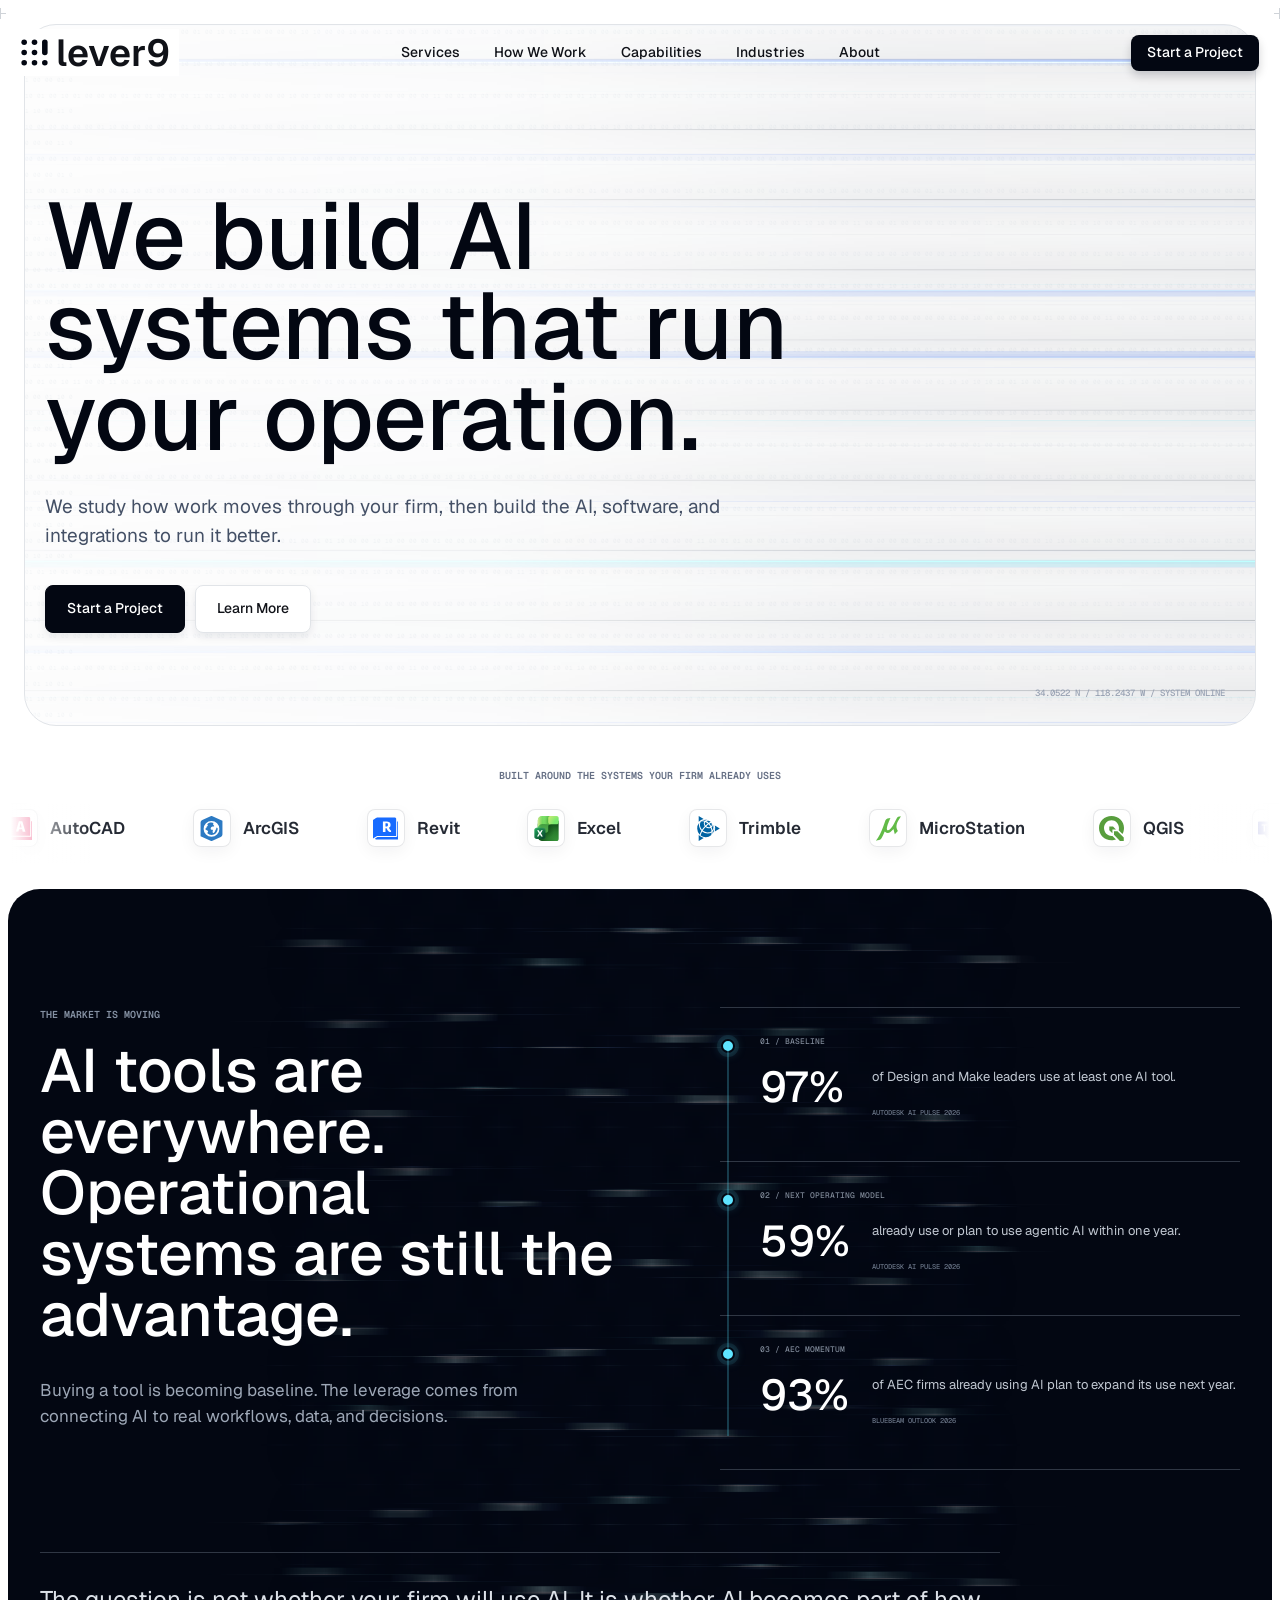
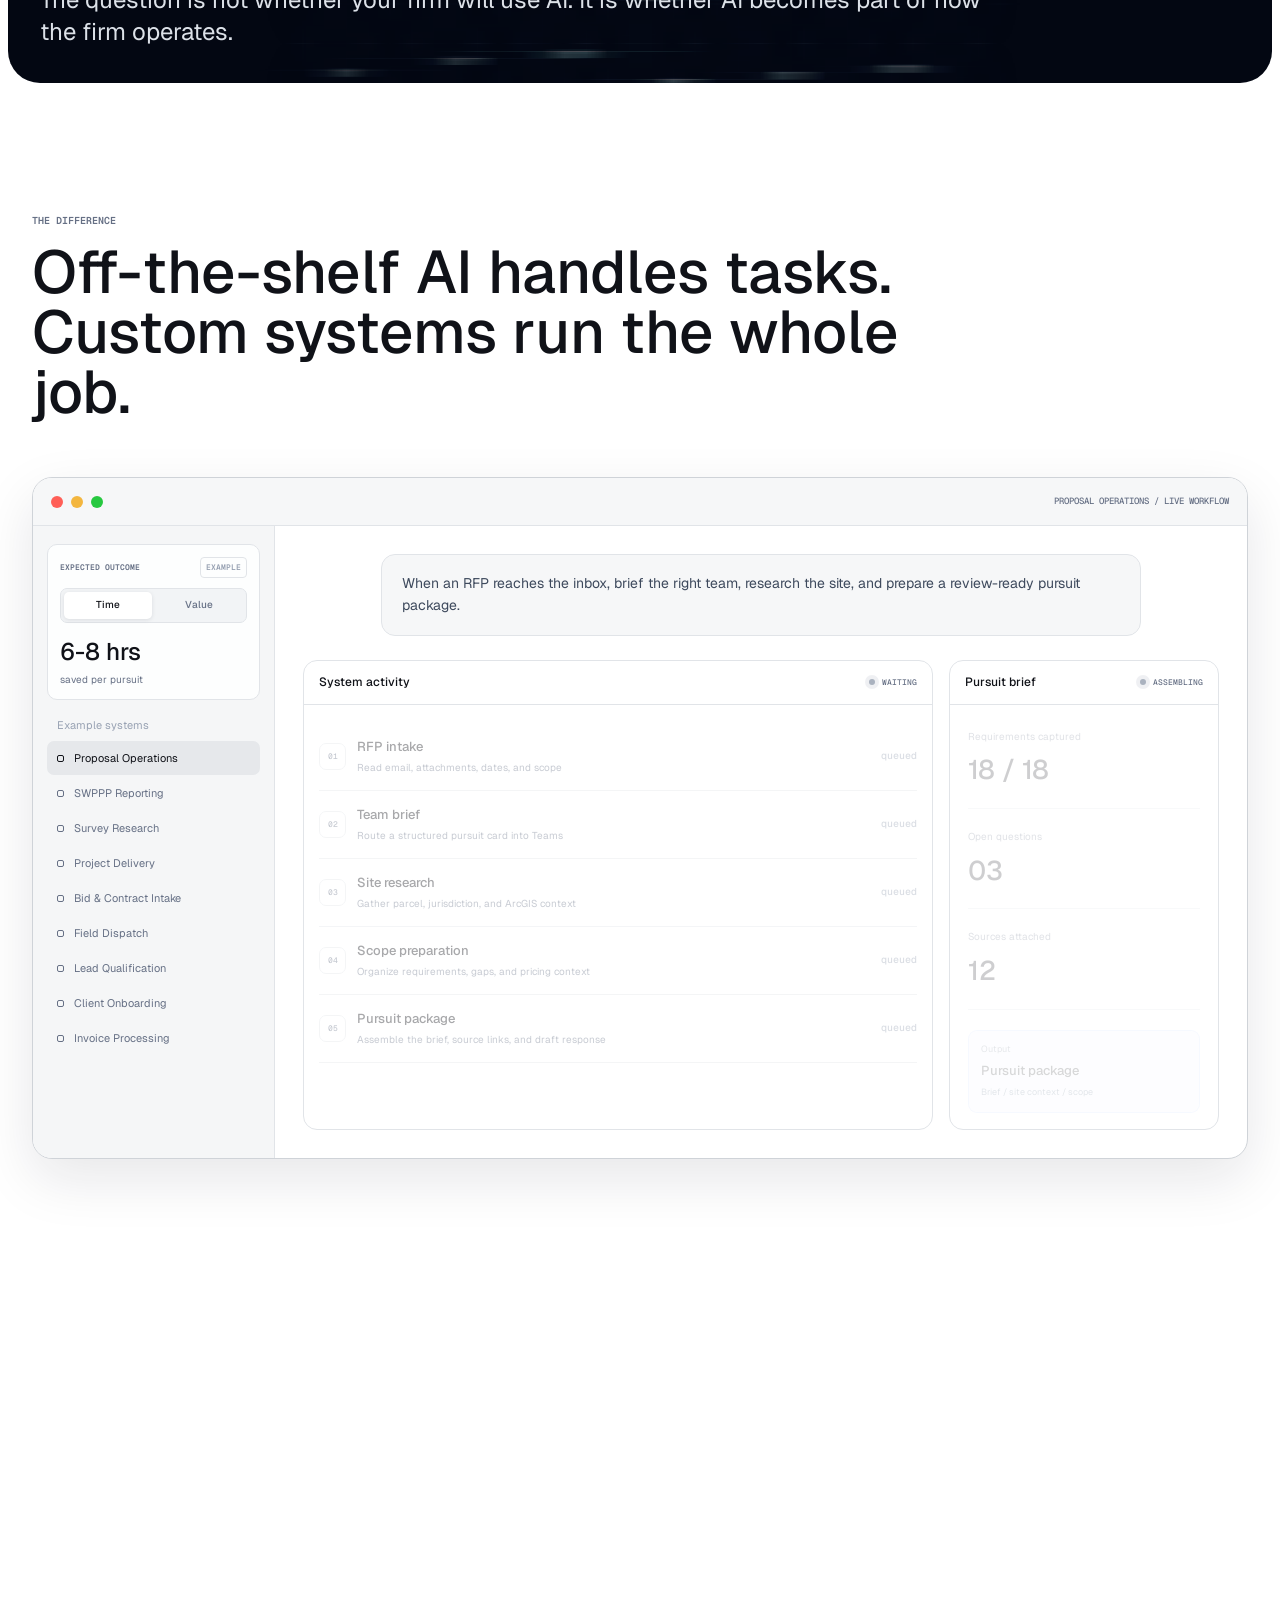
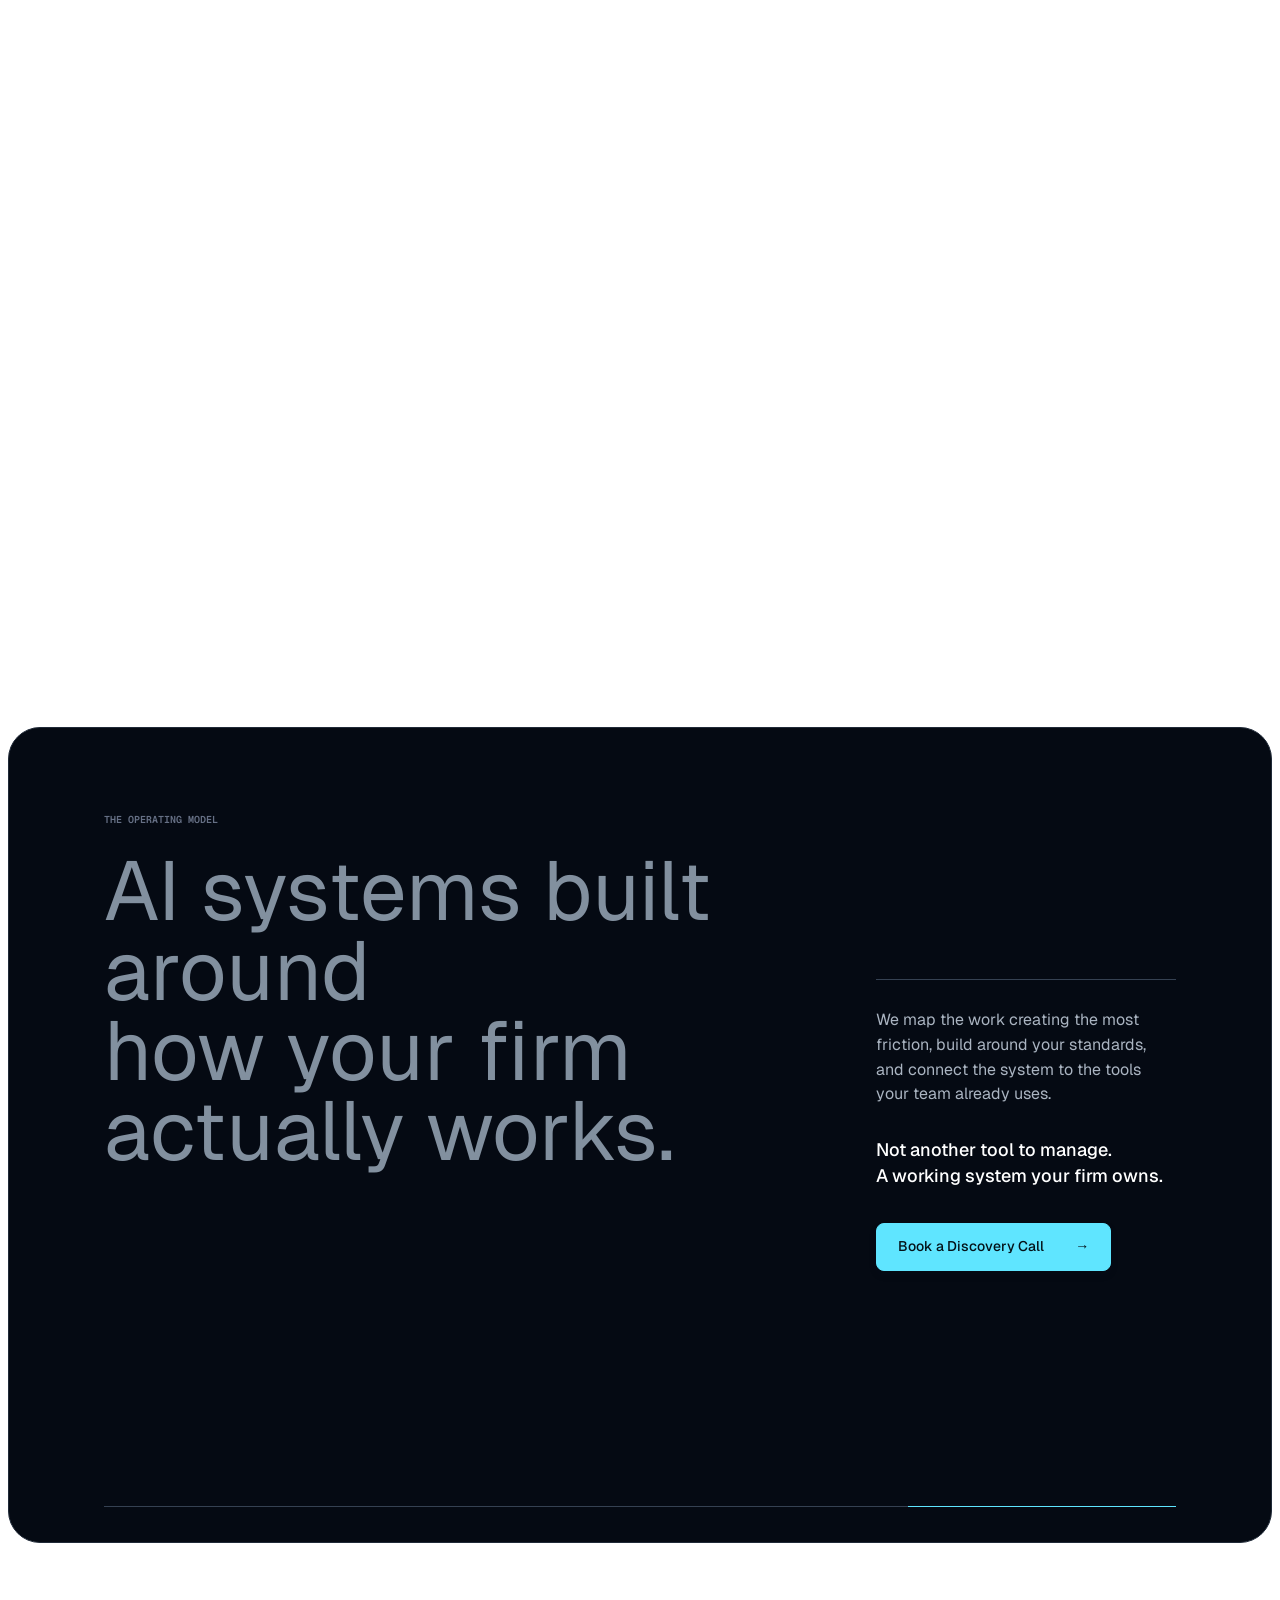
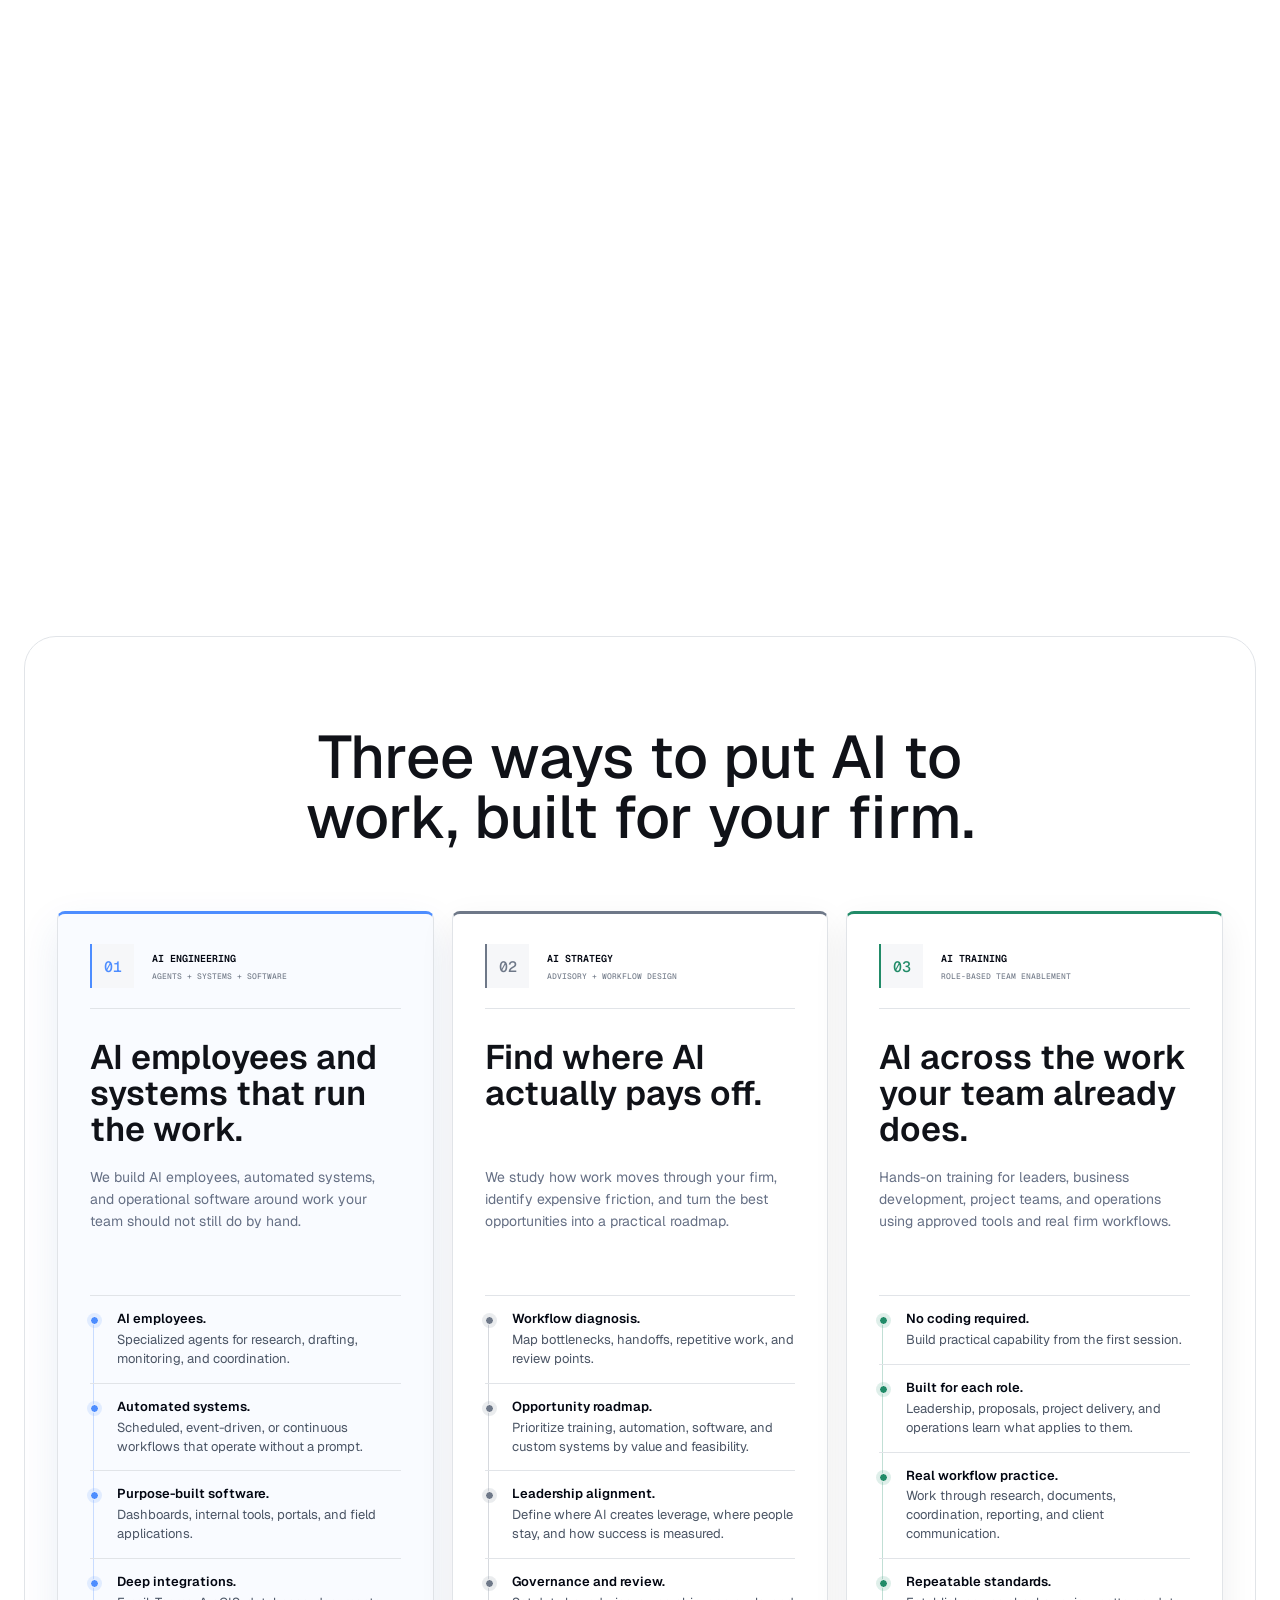
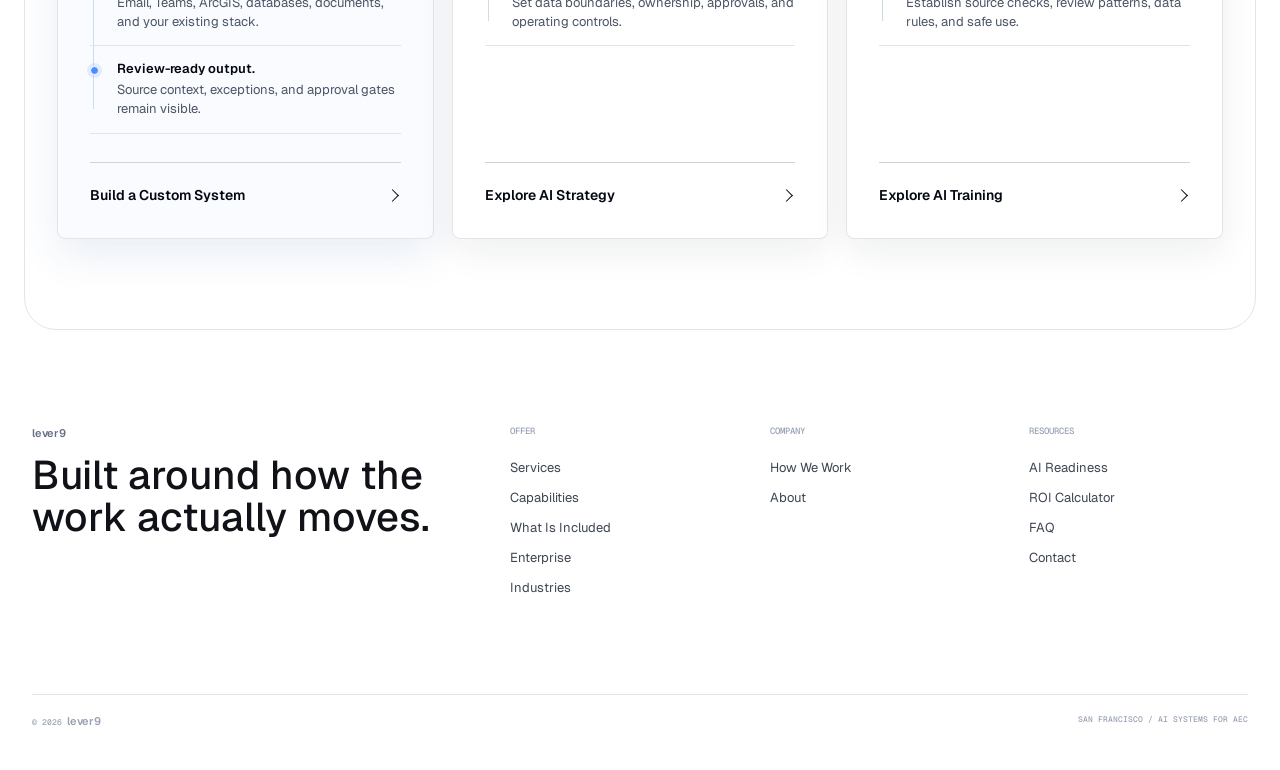
<file: index.html>
<!doctype html>
<html lang="en">
  <head>
    <meta charset="UTF-8" />
    <meta name="viewport" content="width=device-width, initial-scale=1.0" />
    <meta name="theme-color" content="#ffffff" />
    <meta name="description" content="Custom AI systems for civil engineering and land surveying operations." />
    <title>lever9 | Systems That Run the Work</title>
    <link rel="icon" href="public/favicon.svg" type="image/svg+xml" />
    <link rel="alternate icon" href="public/favicon-16.png" sizes="16x16" type="image/png" />
    <link rel="alternate icon" href="public/favicon-32.png" sizes="32x32" type="image/png" />
    <link rel="apple-touch-icon" href="public/favicon-180.png" />
    <link rel="stylesheet" href="site.css?v=lever9-nav-20260812-3" />
    <script src="site.js?v=lever9-nav-20260812-3" defer></script>
  </head>
  <body class="home-page">
    <div data-site-header></div>

    <main>
      <section class="gamut-hero" aria-labelledby="hero-title">
        <div class="binary-layer" data-binary aria-hidden="true"></div>
        <canvas class="workflow-branch-visual" data-workflow-branch aria-hidden="true"></canvas>
        <div class="hero-content">
          <div class="hero-copy">
            <h1 id="hero-title">We build AI systems that run <span class="rotating-line" data-rotating-word data-words="your operation.|proposals end to end.|research at scale.|project delivery.|field reporting.|lead generation.|client follow-up.|compliance workflows.|document production.|back-office operations.|around the clock.|without a prompt." data-mobile-words="your firm.|proposals.|research.|projects.|fieldwork.|lead flow.|follow-up.|compliance.|documents.|back office.|24/7.|without prompts.">your operation.</span></h1>
            <p>We study how work moves through your firm, then build the AI, software, and integrations to run it better.</p>
            <div class="button-row"><a class="button button-dark" href="contact.html#schedule">Start a Project</a><a class="button button-light" href="#difference">Learn More</a></div>
          </div>
        </div>
        <span class="hero-coordinate">34.0522 N / 118.2437 W / SYSTEM ONLINE</span>
      </section>

      <section class="integration-strip" aria-label="Systems we work around">
        <p class="integration-label">Built around the systems your firm already uses</p>
        <div class="integration-track" aria-hidden="true">
          <div class="integration-set">
            <span class="integration-item"><i class="integration-logo"><img src="public/brand-icons/autocad.svg" alt="" /></i>AutoCAD</span>
            <span class="integration-item"><i class="integration-logo"><img src="public/brand-icons/arcgis.svg" alt="" /></i>ArcGIS</span>
            <span class="integration-item"><i class="integration-logo"><img src="public/brand-icons/revit.svg" alt="" /></i>Revit</span>
            <span class="integration-item"><i class="integration-logo"><img src="public/brand-icons/excel.svg" alt="" /></i>Excel</span>
            <span class="integration-item"><i class="integration-logo"><img src="public/brand-icons/trimble.svg" alt="" /></i>Trimble</span>
            <span class="integration-item"><i class="integration-logo"><img src="public/brand-icons/microstation.svg" alt="" /></i>MicroStation</span>
            <span class="integration-item"><i class="integration-logo"><img src="public/brand-icons/qgis.svg" alt="" /></i>QGIS</span>
            <span class="integration-item"><i class="integration-logo"><img src="public/brand-icons/teams.svg" alt="" /></i>Microsoft Teams</span>
            <span class="integration-item"><i class="integration-logo"><img src="public/brand-icons/outlook.svg" alt="" /></i>Outlook</span>
            <span class="integration-item"><i class="integration-logo"><img src="public/brand-icons/sharepoint.svg" alt="" /></i>SharePoint</span>
            <span class="integration-item"><i class="integration-logo"><img src="public/brand-icons/power-bi.svg" alt="" /></i>Power BI</span>
            <span class="integration-item"><i class="integration-logo"><img src="public/brand-icons/gmail.svg" alt="" /></i>Gmail</span>
            <span class="integration-item"><i class="integration-logo"><img src="public/brand-icons/google-drive.svg" alt="" /></i>Google Drive</span>
            <span class="integration-item"><i class="integration-logo"><img src="public/brand-icons/slack.svg" alt="" /></i>Slack</span>
            <span class="integration-item"><i class="integration-logo"><img src="public/brand-icons/monday.svg" alt="" /></i>monday.com</span>
            <span class="integration-item"><i class="integration-logo"><img src="public/brand-icons/onedrive.svg" alt="" /></i>OneDrive</span>
            <span class="integration-item"><i class="integration-logo"><img src="public/brand-icons/autodesk.svg" alt="" /></i>Autodesk</span>
            <span class="integration-item"><i class="integration-logo"><img src="public/brand-icons/airtable.svg" alt="" /></i>Airtable</span>
          </div>
          <div class="integration-set">
            <span class="integration-item"><i class="integration-logo"><img src="public/brand-icons/autocad.svg" alt="" /></i>AutoCAD</span>
            <span class="integration-item"><i class="integration-logo"><img src="public/brand-icons/arcgis.svg" alt="" /></i>ArcGIS</span>
            <span class="integration-item"><i class="integration-logo"><img src="public/brand-icons/revit.svg" alt="" /></i>Revit</span>
            <span class="integration-item"><i class="integration-logo"><img src="public/brand-icons/excel.svg" alt="" /></i>Excel</span>
            <span class="integration-item"><i class="integration-logo"><img src="public/brand-icons/trimble.svg" alt="" /></i>Trimble</span>
            <span class="integration-item"><i class="integration-logo"><img src="public/brand-icons/microstation.svg" alt="" /></i>MicroStation</span>
            <span class="integration-item"><i class="integration-logo"><img src="public/brand-icons/qgis.svg" alt="" /></i>QGIS</span>
            <span class="integration-item"><i class="integration-logo"><img src="public/brand-icons/teams.svg" alt="" /></i>Microsoft Teams</span>
            <span class="integration-item"><i class="integration-logo"><img src="public/brand-icons/outlook.svg" alt="" /></i>Outlook</span>
            <span class="integration-item"><i class="integration-logo"><img src="public/brand-icons/sharepoint.svg" alt="" /></i>SharePoint</span>
            <span class="integration-item"><i class="integration-logo"><img src="public/brand-icons/power-bi.svg" alt="" /></i>Power BI</span>
            <span class="integration-item"><i class="integration-logo"><img src="public/brand-icons/gmail.svg" alt="" /></i>Gmail</span>
            <span class="integration-item"><i class="integration-logo"><img src="public/brand-icons/google-drive.svg" alt="" /></i>Google Drive</span>
            <span class="integration-item"><i class="integration-logo"><img src="public/brand-icons/slack.svg" alt="" /></i>Slack</span>
            <span class="integration-item"><i class="integration-logo"><img src="public/brand-icons/monday.svg" alt="" /></i>monday.com</span>
            <span class="integration-item"><i class="integration-logo"><img src="public/brand-icons/onedrive.svg" alt="" /></i>OneDrive</span>
            <span class="integration-item"><i class="integration-logo"><img src="public/brand-icons/autodesk.svg" alt="" /></i>Autodesk</span>
            <span class="integration-item"><i class="integration-logo"><img src="public/brand-icons/airtable.svg" alt="" /></i>Airtable</span>
          </div>
        </div>
      </section>

      <section class="market-signal" data-market-signal aria-labelledby="market-signal-title">
        <canvas class="workflow-branch-visual" data-workflow-branch aria-hidden="true"></canvas>
        <div class="market-signal-inner">
          <div class="market-signal-copy">
            <p class="scramble-label" data-label="The market is moving">The market is moving</p>
            <h2 id="market-signal-title">AI tools are everywhere. Operational systems are still the advantage.</h2>
            <p>Buying a tool is becoming baseline. The leverage comes from connecting AI to real workflows, data, and decisions.</p>
          </div>

          <div class="market-trajectory" aria-label="AI adoption trajectory">
            <div class="market-trajectory-line" aria-hidden="true"><i></i></div>
            <article>
              <span>01 / Baseline</span>
              <strong><b data-market-count="98">0</b>%</strong>
              <p>of Design and Make leaders use at least one AI tool.</p>
              <a href="https://www.autodesk.com/design-make/articles/2026-ai-pulse" target="_blank" rel="noopener noreferrer">Autodesk AI Pulse 2026</a>
            </article>
            <article>
              <span>02 / Next operating model</span>
              <strong><b data-market-count="59">0</b>%</strong>
              <p>already use or plan to use agentic AI within one year.</p>
              <a href="https://www.autodesk.com/design-make/articles/2026-ai-pulse" target="_blank" rel="noopener noreferrer">Autodesk AI Pulse 2026</a>
            </article>
            <article>
              <span>03 / AEC momentum</span>
              <strong><b data-market-count="94">0</b>%</strong>
              <p>of AEC firms already using AI plan to expand its use next year.</p>
              <a href="https://press.bluebeam.com/2025/10/new-bluebeam-report-shows-early-ai-adopters-in-aec-seeing-significant-roi-despite-uneven-adoption/" target="_blank" rel="noopener noreferrer">Bluebeam Outlook 2026</a>
            </article>
          </div>
        </div>
        <p class="market-signal-thesis">The question is not whether your firm will use AI. It is whether AI becomes part of how the firm operates.</p>
      </section>

      <section class="content-section" id="difference" aria-labelledby="difference-title">
        <p class="scramble-label" data-label="The difference">The difference</p>
        <h2 class="difference-title reveal" id="difference-title">Off-the-shelf AI handles tasks.<br />Custom systems run the whole job.</h2>

        <div class="product-scroll-stage" data-demo-scroll>
          <div class="product-window reveal" data-product-demo>
            <div class="window-bar"><div class="window-dots"><i></i><i></i><i></i></div><span class="window-title">Proposal Operations / Live Workflow</span></div>
            <div class="window-body">
              <aside class="demo-sidebar">
                <div class="demo-outcome-card">
                  <div class="demo-outcome-head"><span>Expected outcome</span><i>Example</i></div>
                  <div class="demo-outcome-tabs" role="tablist" aria-label="Illustrative workflow outcome">
                    <button class="is-active" type="button" role="tab" aria-selected="true" data-outcome-tab="time">Time</button>
                    <button type="button" role="tab" aria-selected="false" data-outcome-tab="value">Value</button>
                  </div>
                  <div class="demo-outcome-panel" data-outcome-panel="time"><strong>6-8 hrs</strong><span>saved per pursuit</span></div>
                  <div class="demo-outcome-panel" data-outcome-panel="value" hidden><strong>$450-700</strong><span>capacity per pursuit</span></div>
                </div>
                <p class="demo-sidebar-label">Example systems</p>
                <div class="demo-system-list">
                  <div class="demo-nav-item is-active"><i></i>Proposal Operations</div>
                  <div class="demo-nav-item"><i></i>SWPPP Reporting</div>
                  <div class="demo-nav-item"><i></i>Survey Research</div>
                  <div class="demo-nav-item"><i></i>Project Delivery</div>
                  <div class="demo-nav-item"><i></i>Bid &amp; Contract Intake</div>
                  <div class="demo-nav-item"><i></i>Field Dispatch</div>
                  <div class="demo-nav-item"><i></i>Lead Qualification</div>
                  <div class="demo-nav-item"><i></i>Client Onboarding</div>
                  <div class="demo-nav-item"><i></i>Invoice Processing</div>
                </div>
              </aside>
              <div class="demo-main">
                <div class="demo-prompt">When an RFP reaches the inbox, brief the right team, research the site, and prepare a review-ready pursuit package.</div>
                <div class="demo-grid">
                  <div class="demo-log">
                    <div class="demo-panel-head"><span>System activity</span><span class="status-live" data-demo-status data-state="idle">waiting</span></div>
                    <div class="demo-steps">
                      <div class="demo-step"><span class="demo-step-icon">01</span><div><strong>RFP intake</strong><small>Read email, attachments, dates, and scope</small></div><span class="step-check">queued</span></div>
                      <div class="demo-step"><span class="demo-step-icon">02</span><div><strong>Team brief</strong><small>Route a structured pursuit card into Teams</small></div><span class="step-check">queued</span></div>
                      <div class="demo-step"><span class="demo-step-icon">03</span><div><strong>Site research</strong><small>Gather parcel, jurisdiction, and ArcGIS context</small></div><span class="step-check">queued</span></div>
                      <div class="demo-step"><span class="demo-step-icon">04</span><div><strong>Scope preparation</strong><small>Organize requirements, gaps, and pricing context</small></div><span class="step-check">queued</span></div>
                      <div class="demo-step"><span class="demo-step-icon">05</span><div><strong>Pursuit package</strong><small>Assemble the brief, source links, and draft response</small></div><span class="step-check">queued</span></div>
                    </div>
                  </div>
                  <aside class="demo-summary">
                    <div class="demo-panel-head"><span>Pursuit brief</span><span class="status-live" data-demo-summary-status data-state="idle">assembling</span></div>
                    <div class="summary-body">
                      <div class="summary-metric" data-summary-step="1"><span>Requirements captured</span><strong>18 / 18</strong></div>
                      <div class="summary-metric" data-summary-step="3"><span>Open questions</span><strong>03</strong></div>
                      <div class="summary-metric" data-summary-step="3"><span>Sources attached</span><strong>12</strong></div>
                      <div class="summary-result" data-summary-step="5"><span>Output</span><strong>Pursuit package</strong><small>Brief / site context / scope</small></div>
                    </div>
                  </aside>
                </div>
              </div>
            </div>
          </div>
        </div>
      </section>

      <section class="system-thesis" aria-labelledby="system-thesis-title">
        <div class="system-thesis-pin">
          <canvas class="workflow-branch-visual" data-workflow-branch aria-hidden="true"></canvas>
          <div class="system-thesis-grid">
            <div class="system-thesis-statement reveal">
              <p class="scramble-label" data-label="The operating model">The operating model</p>
              <h2 id="system-thesis-title"><span class="system-thesis-resolve" data-scroll-words><i>AI</i> <i>systems</i> <i>built</i> <i>around</i><br /><i>how</i> <i>your</i> <i>firm</i> <i>actually</i> <i>works.</i></span></h2>
            </div>
            <div class="system-thesis-detail reveal">
              <p>We map the work creating the most friction, build around your standards, and connect the system to the tools your team already uses.</p>
              <strong>Not another tool to manage.<br />A working system your firm owns.</strong>
              <a class="button button-teal" href="contact.html#schedule">Book a Discovery Call <span aria-hidden="true">&rarr;</span></a>
            </div>
          </div>
          <div class="system-thesis-rail" aria-hidden="true"><i></i><i></i><i></i><i></i></div>
        </div>
      </section>

      <section class="offer-field" aria-labelledby="offers-title">
        <canvas class="workflow-branch-visual" data-workflow-branch aria-hidden="true"></canvas>
        <div class="offer-field-heading reveal"><h2 id="offers-title">Three ways to put AI to work, built for your firm.</h2></div>
        <div class="offer-grid">
          <article class="offer-card offer-card-primary reveal">
            <div class="offer-card-top"><span class="offer-number">01</span><div><p class="micro-label">AI Engineering</p><p class="offer-kicker">Agents + systems + software</p></div></div>
            <h3>AI employees and systems that run the work.</h3>
            <p class="offer-summary">We build AI employees, automated systems, and operational software around work your team should not still do by hand.</p>
            <ul class="offer-list">
              <li><span><strong>AI employees.</strong> Specialized agents for research, drafting, monitoring, and coordination.</span></li>
              <li><span><strong>Automated systems.</strong> Scheduled, event-driven, or continuous workflows that operate without a prompt.</span></li>
              <li><span><strong>Purpose-built software.</strong> Dashboards, internal tools, portals, and field applications.</span></li>
              <li><span><strong>Deep integrations.</strong> Email, Teams, ArcGIS, databases, documents, and your existing stack.</span></li>
              <li><span><strong>Review-ready output.</strong> Source context, exceptions, and approval gates remain visible.</span></li>
            </ul>
            <a class="offer-link" href="contact.html">Build a Custom System</a>
          </article>
          <article class="offer-card reveal">
            <div class="offer-card-top"><span class="offer-number">02</span><div><p class="micro-label">AI Strategy</p><p class="offer-kicker">Advisory + workflow design</p></div></div>
            <h3>Find where AI actually pays off.</h3>
            <p class="offer-summary">We study how work moves through your firm, identify expensive friction, and turn the best opportunities into a practical roadmap.</p>
            <ul class="offer-list">
              <li><span><strong>Workflow diagnosis.</strong> Map bottlenecks, handoffs, repetitive work, and review points.</span></li>
              <li><span><strong>Opportunity roadmap.</strong> Prioritize training, automation, software, and custom systems by value and feasibility.</span></li>
              <li><span><strong>Leadership alignment.</strong> Define where AI creates leverage, where people stay, and how success is measured.</span></li>
              <li><span><strong>Governance and review.</strong> Set data boundaries, ownership, approvals, and operating controls.</span></li>
            </ul>
            <a class="offer-link" href="services.html#strategy">Explore AI Strategy</a>
          </article>
          <article class="offer-card offer-card-training reveal">
            <div class="offer-card-top"><span class="offer-number">03</span><div><p class="micro-label">AI Training</p><p class="offer-kicker">Role-based team enablement</p></div></div>
            <h3>AI across the work your team already does.</h3>
            <p class="offer-summary">Hands-on training for leaders, business development, project teams, and operations using approved tools and real firm workflows.</p>
            <ul class="offer-list">
              <li><span><strong>No coding required.</strong> Build practical capability from the first session.</span></li>
              <li><span><strong>Built for each role.</strong> Leadership, proposals, project delivery, and operations learn what applies to them.</span></li>
              <li><span><strong>Real workflow practice.</strong> Work through research, documents, coordination, reporting, and client communication.</span></li>
              <li><span><strong>Repeatable standards.</strong> Establish source checks, review patterns, data rules, and safe use.</span></li>
            </ul>
            <a class="offer-link" href="services.html#training">Explore AI Training</a>
          </article>
        </div>
      </section>
    </main>

    <div data-site-footer></div>
  </body>
</html>
</file>
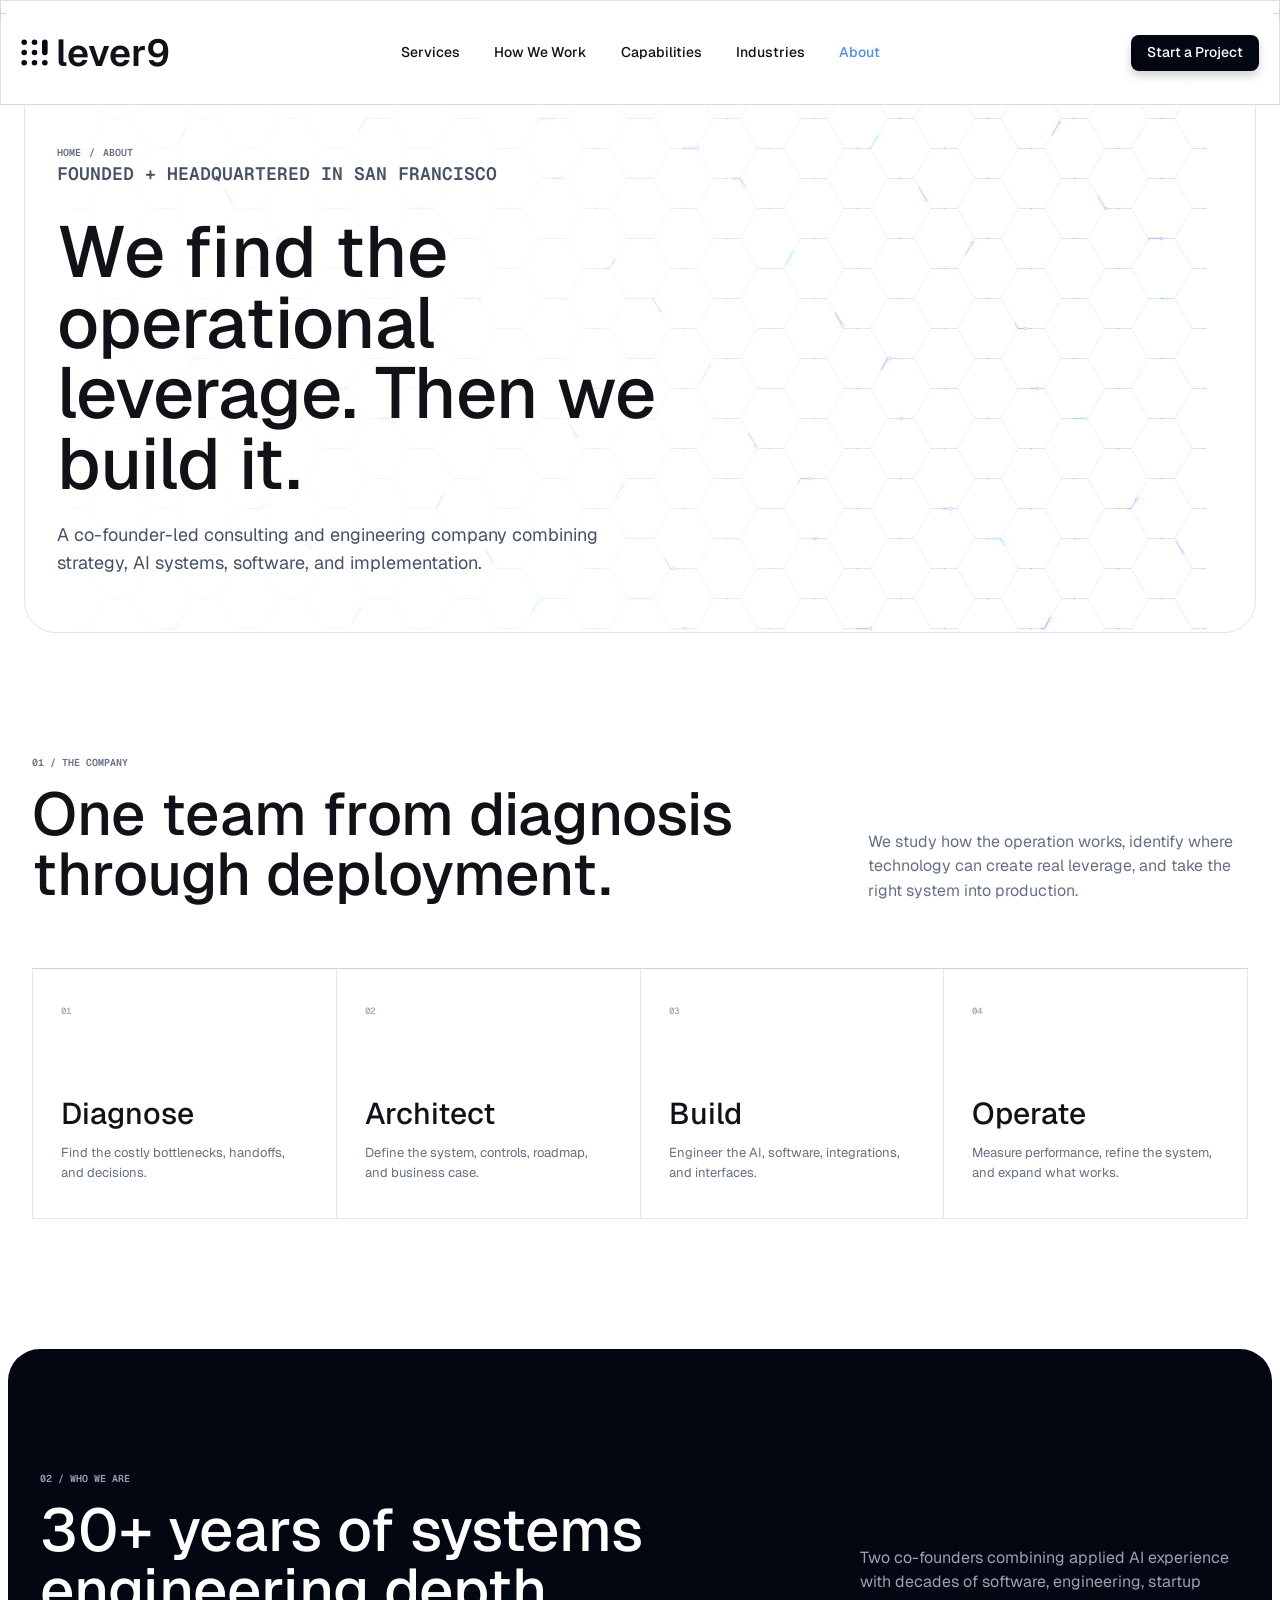
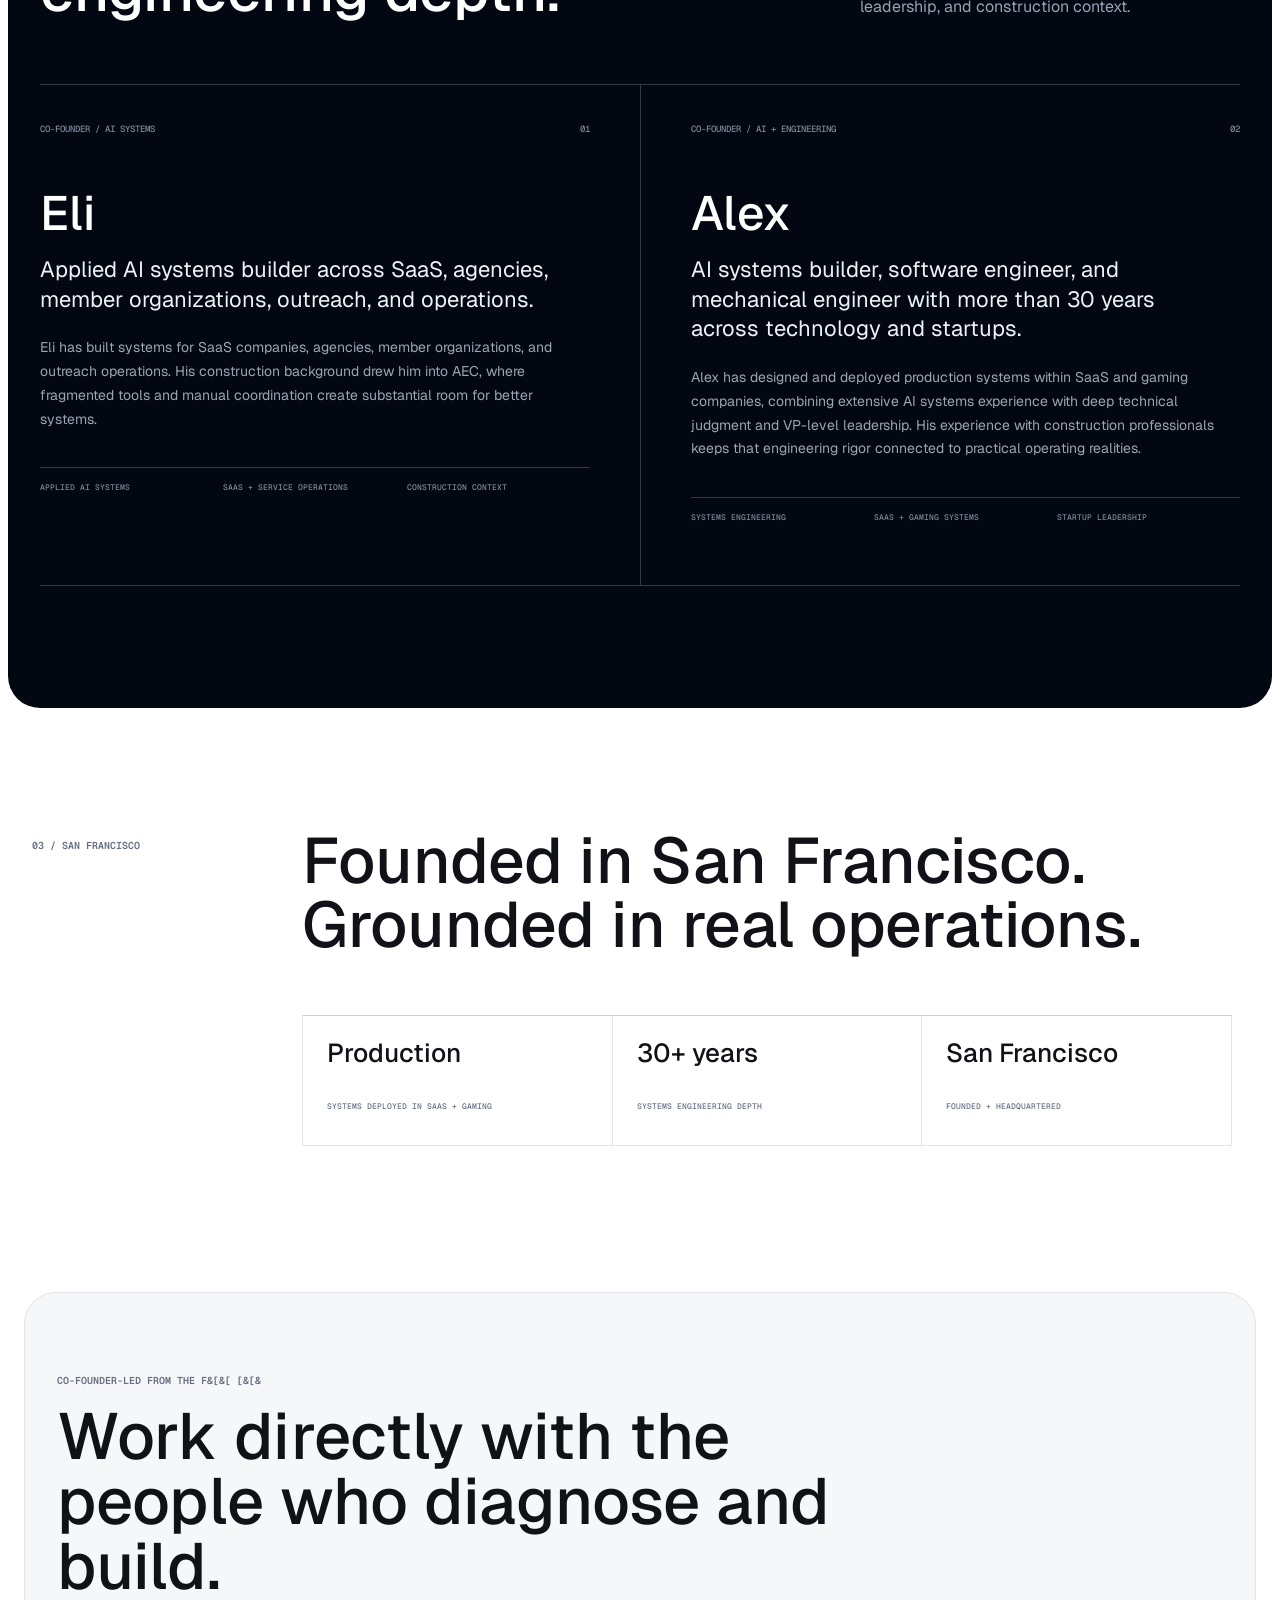
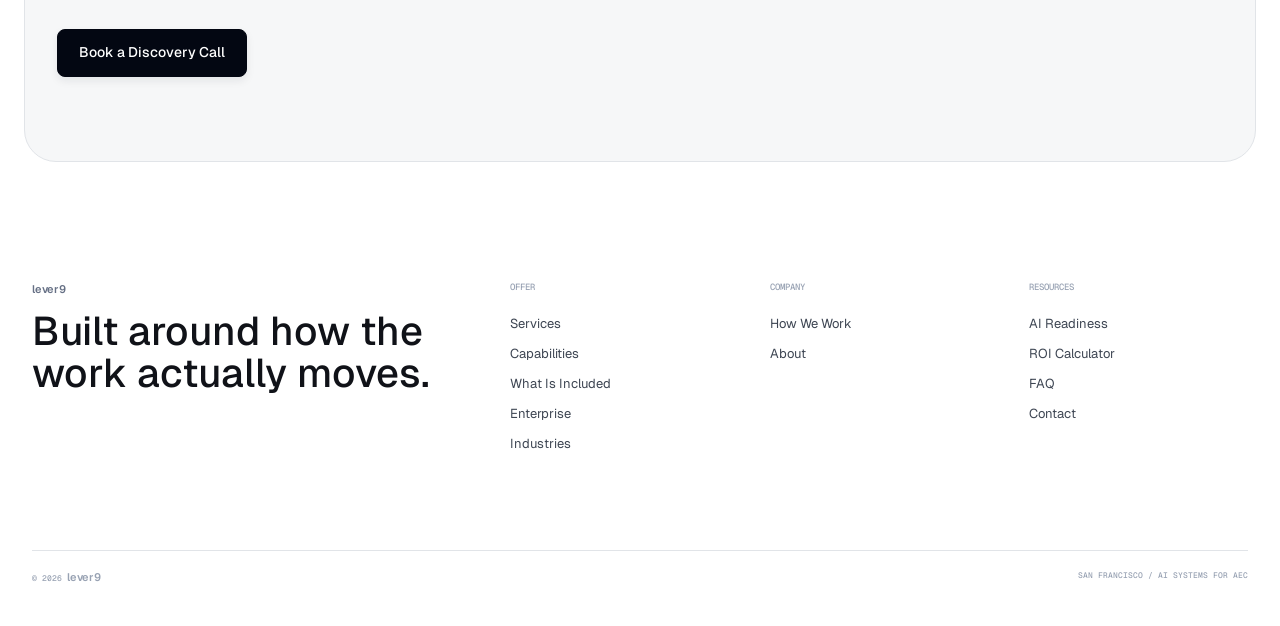
<file: about.html>
<!doctype html>
<html lang="en">
  <head>
    <meta charset="UTF-8" />
    <meta name="viewport" content="width=device-width, initial-scale=1.0" />
    <meta name="theme-color" content="#ffffff" />
    <meta
      name="description"
      content="Founded and headquartered in San Francisco, lever9 combines operational strategy, AI engineering, software, integrations, and implementation."
    />
    <title>About | lever9</title>
    <link rel="icon" href="public/favicon.svg" type="image/svg+xml" />
    <link rel="alternate icon" href="public/favicon-16.png" sizes="16x16" type="image/png" />
    <link rel="alternate icon" href="public/favicon-32.png" sizes="32x32" type="image/png" />
    <link rel="apple-touch-icon" href="public/favicon-180.png" />
    <link rel="stylesheet" href="site.css?v=lever9-nav-20260812-3" />
    <script src="site.js?v=lever9-nav-20260812-3" defer></script>
  </head>
  <body class="about-page">
    <div data-site-header data-current="about"></div>
    <main>
      <section class="page-hero page-hero-hex" data-hex-hero aria-labelledby="page-title">
        <canvas class="workflow-branch-visual" data-workflow-branch aria-hidden="true"></canvas>
        <div class="page-hero-copy">
          <div class="breadcrumbs"><a href="index.html">Home</a><span>/</span><span>About</span></div>
          <div>
            <p class="scramble-label" data-label="Founded + headquartered in San Francisco">Founded + headquartered in San Francisco</p>
            <h1 id="page-title">We find the operational leverage. Then we build it.</h1>
            <p>A co-founder-led consulting and engineering company combining strategy, AI systems, software, and implementation.</p>
          </div>
        </div>
        <div class="page-hero-art" aria-hidden="true"></div>
      </section>

      <section class="section section-paper about-model" aria-labelledby="company-model">
        <div class="section-inner">
          <div class="section-head reveal">
            <div>
              <p class="section-index">01 / The company</p>
              <h2 id="company-model">One team from diagnosis through deployment.</h2>
            </div>
            <p>We study how the operation works, identify where technology can create real leverage, and take the right system into production.</p>
          </div>
          <div class="about-model-grid reveal-line">
            <article>
              <span>01</span>
              <h3>Diagnose</h3>
              <p>Find the costly bottlenecks, handoffs, and decisions.</p>
            </article>
            <article>
              <span>02</span>
              <h3>Architect</h3>
              <p>Define the system, controls, roadmap, and business case.</p>
            </article>
            <article>
              <span>03</span>
              <h3>Build</h3>
              <p>Engineer the AI, software, integrations, and interfaces.</p>
            </article>
            <article>
              <span>04</span>
              <h3>Operate</h3>
              <p>Measure performance, refine the system, and expand what works.</p>
            </article>
          </div>
        </div>
      </section>

      <section class="section section-black about-team" aria-labelledby="team-title">
        <div class="section-inner">
          <div class="section-head reveal">
            <div>
              <p class="section-index">02 / Who we are</p>
              <h2 id="team-title">30+ years of systems engineering depth.</h2>
            </div>
            <p>Two co-founders combining applied AI experience with decades of software, engineering, startup leadership, and construction context.</p>
          </div>

          <div class="founder-grid reveal-line">
            <article class="founder-profile">
              <header><span>Co-founder / AI systems</span><i>01</i></header>
              <h3>Eli</h3>
              <p class="founder-lede">Applied AI systems builder across SaaS, agencies, member organizations, outreach, and operations.</p>
              <p class="founder-copy">Eli has built systems for SaaS companies, agencies, member organizations, and outreach operations. His construction background drew him into AEC, where fragmented tools and manual coordination create substantial room for better systems.</p>
              <ul class="founder-evidence" aria-label="Eli's experience">
                <li>Applied AI systems</li>
                <li>SaaS + service operations</li>
                <li>Construction context</li>
              </ul>
            </article>

            <article class="founder-profile">
              <header><span>Co-founder / AI + engineering</span><i>02</i></header>
              <h3>Alex</h3>
              <p class="founder-lede">AI systems builder, software engineer, and mechanical engineer with more than 30 years across technology and startups.</p>
              <p class="founder-copy">Alex has designed and deployed production systems within SaaS and gaming companies, combining extensive AI systems experience with deep technical judgment and VP-level leadership. His experience with construction professionals keeps that engineering rigor connected to practical operating realities.</p>
              <ul class="founder-evidence" aria-label="Alex's experience">
                <li>Systems engineering</li>
                <li>SaaS + gaming systems</li>
                <li>Startup leadership</li>
              </ul>
            </article>
          </div>
        </div>
      </section>

      <section class="section section-white about-sf" aria-labelledby="sf-title">
        <div class="section-inner about-sf-grid">
          <p class="section-index reveal">03 / San Francisco</p>
          <div class="reveal">
            <h2 id="sf-title">Founded in San Francisco. Grounded in real operations.</h2>
            <dl class="about-facts">
              <div><dt>Production</dt><dd>Systems deployed in SaaS + gaming</dd></div>
              <div><dt>30+ years</dt><dd>Systems engineering depth</dd></div>
              <div><dt>San Francisco</dt><dd>Founded + headquartered</dd></div>
            </dl>
          </div>
        </div>
      </section>

      <section class="cta cta-hex" aria-labelledby="cta-title">
        <canvas class="workflow-branch-visual" data-workflow-branch aria-hidden="true"></canvas>
        <div class="cta-inner reveal">
          <p class="scramble-label" data-label="Co-founder-led from the first call">Co-founder-led from the first call</p>
          <div>
            <h2 id="cta-title">Work directly with the people who diagnose and build.</h2>
            <a class="button button-dark" href="contact.html#schedule">Book a Discovery Call</a>
          </div>
        </div>
      </section>
    </main>
    <div data-site-footer></div>
  </body>
</html>
</file>
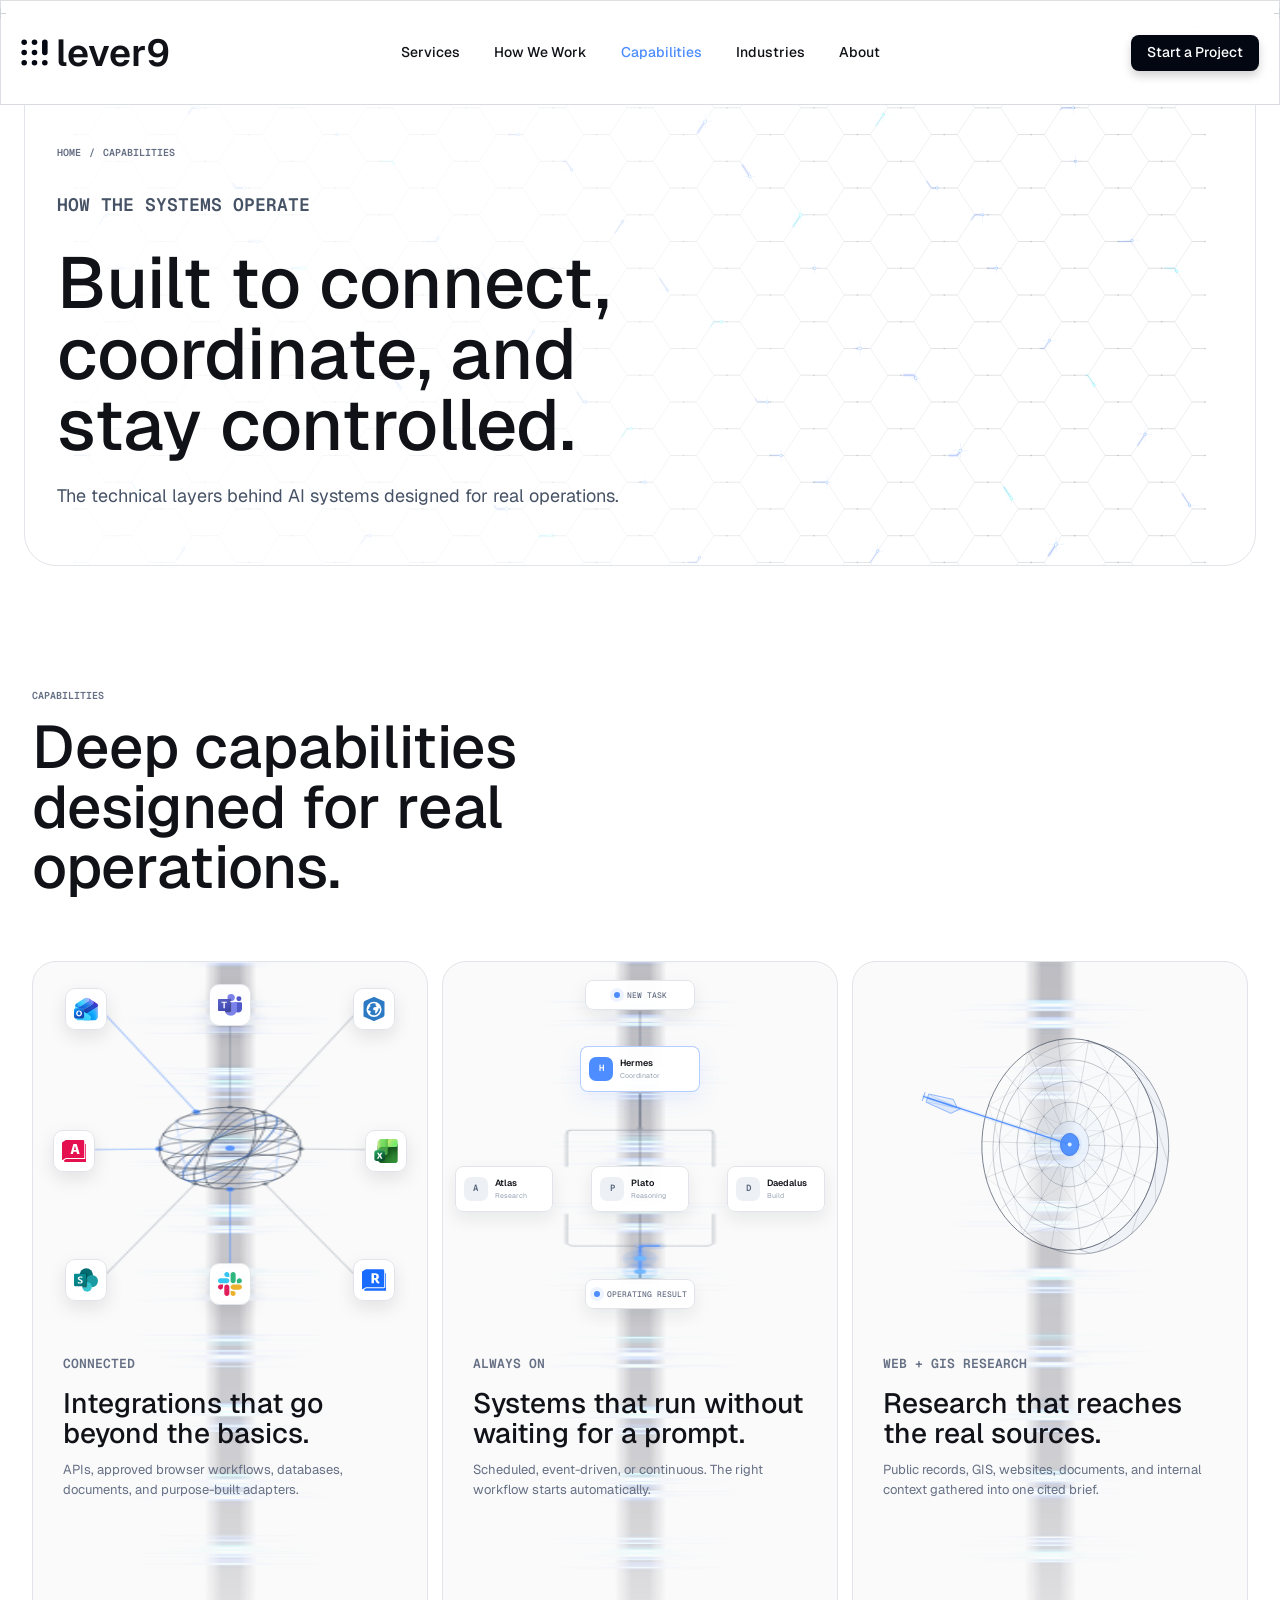
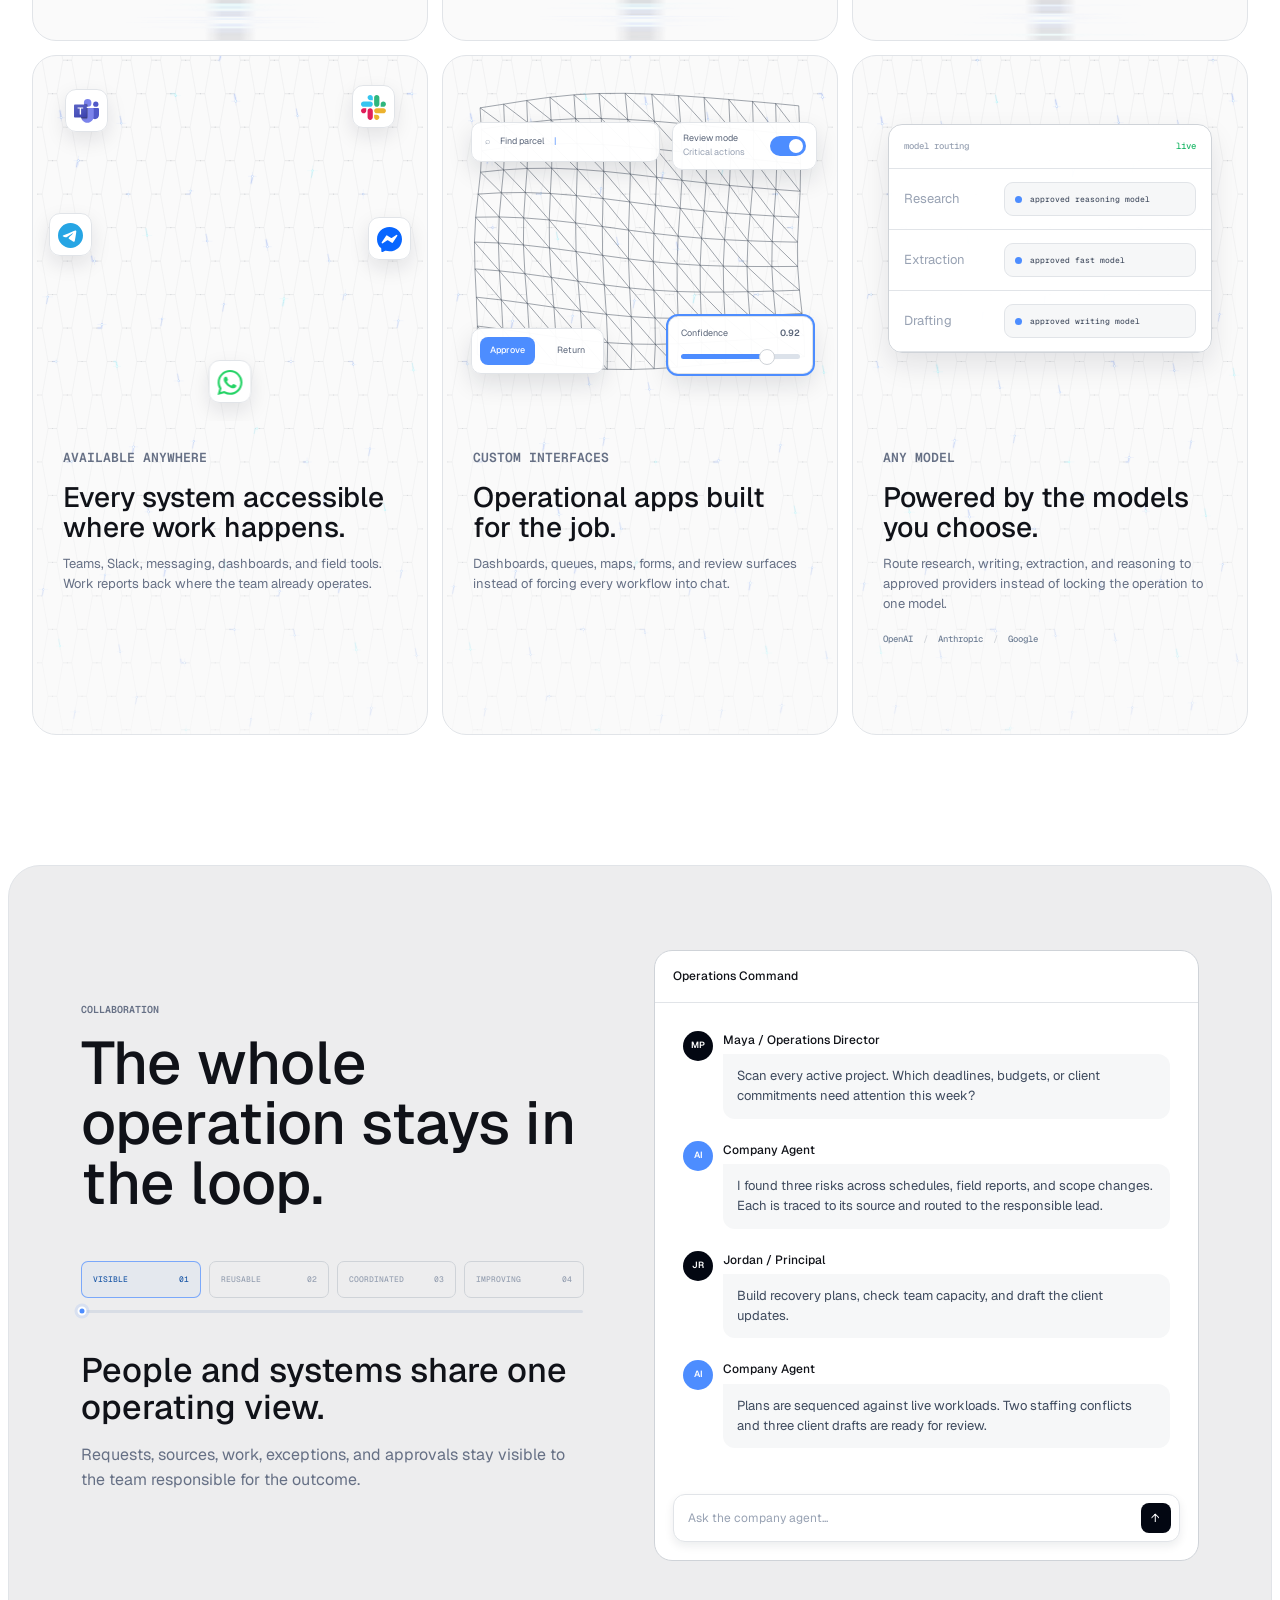
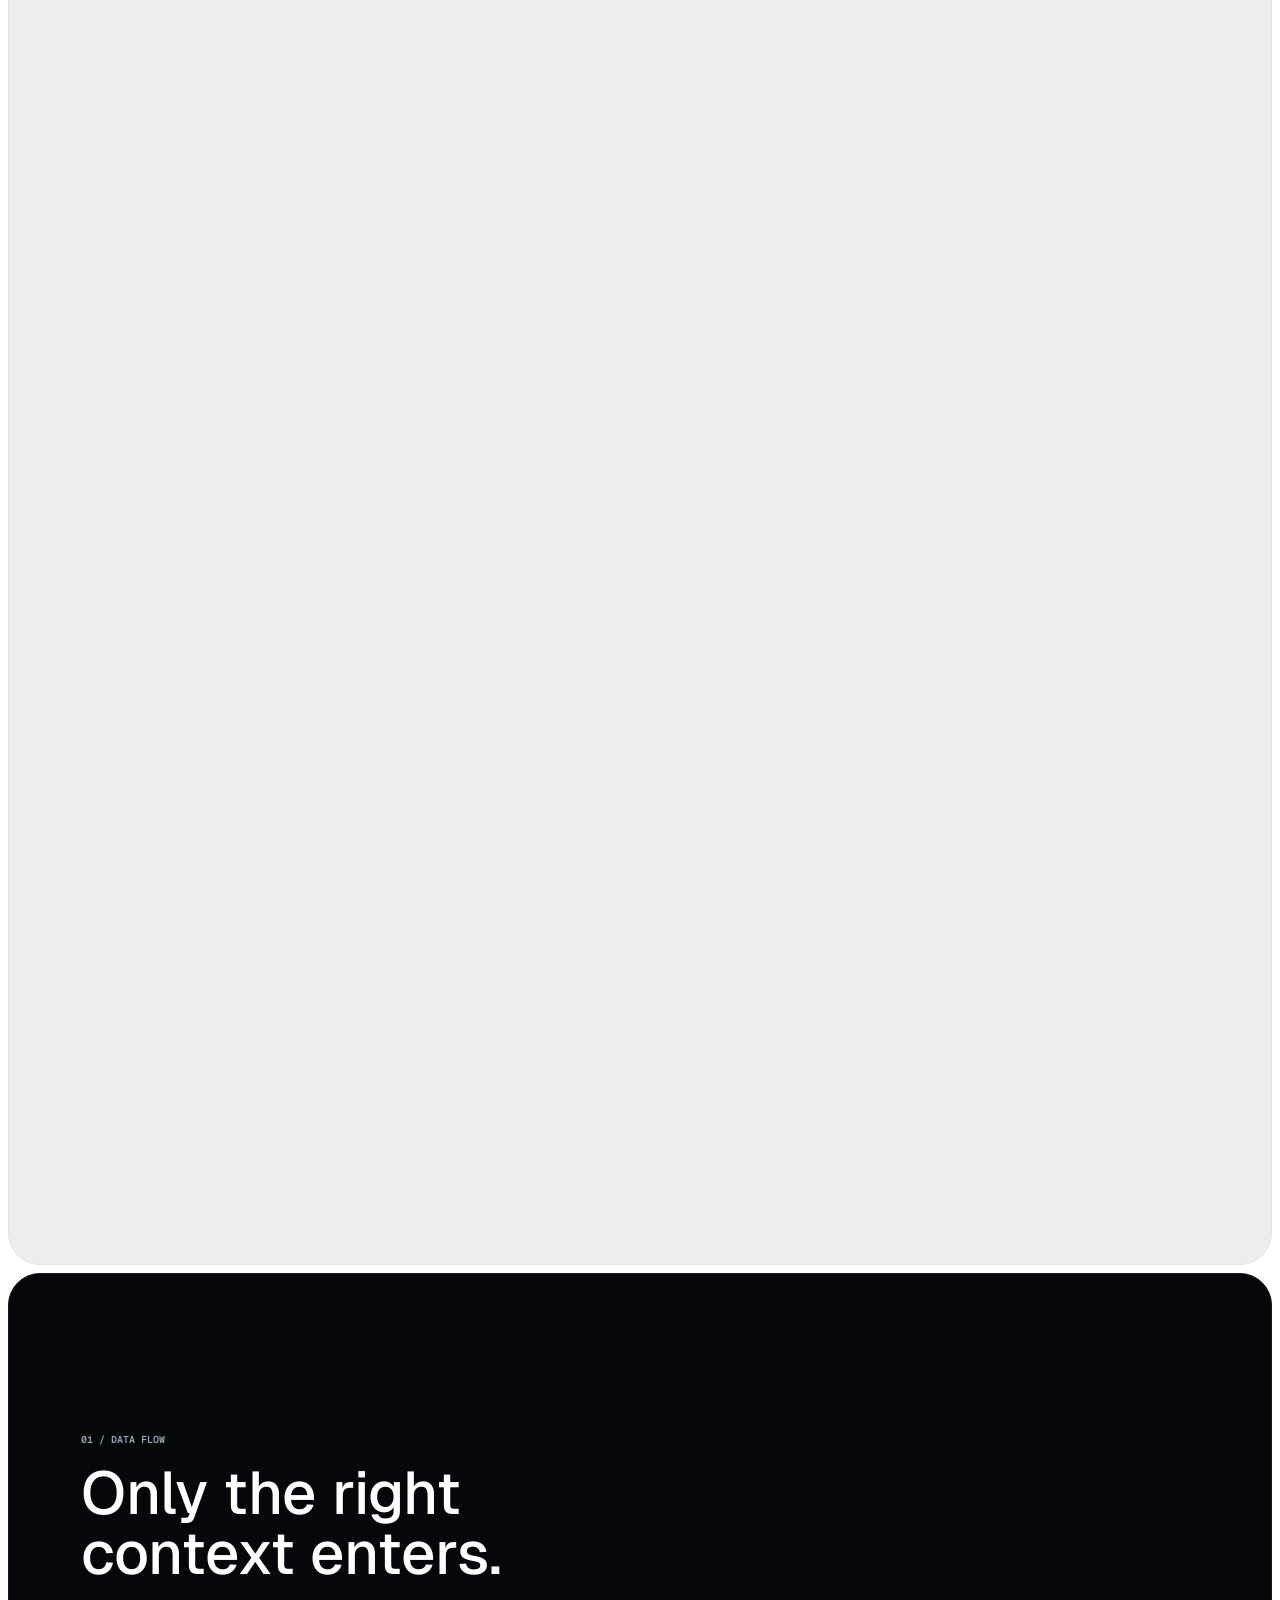
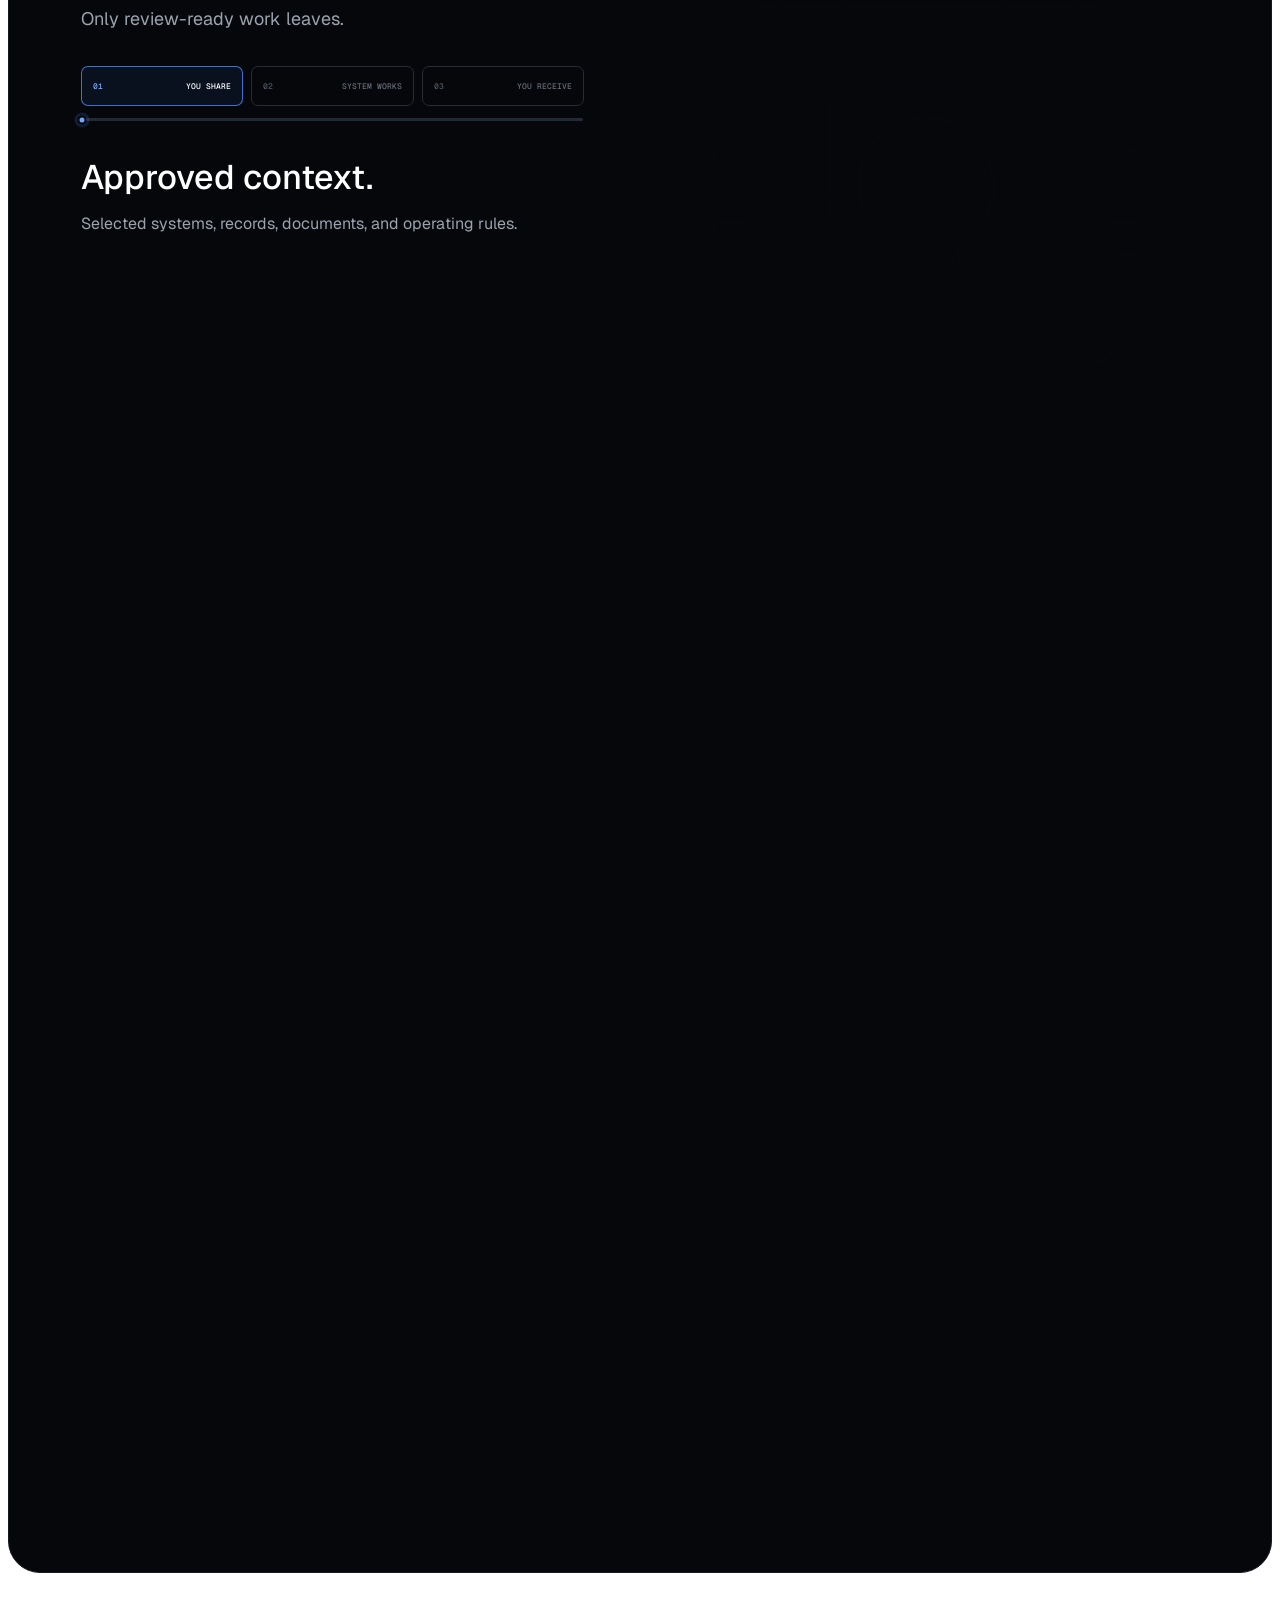
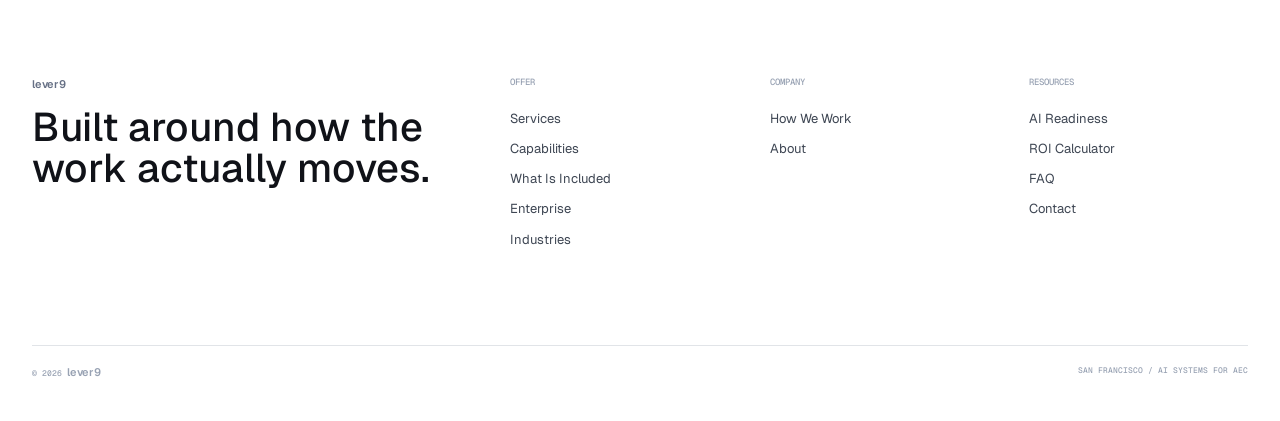
<file: capabilities.html>
<!doctype html>
<html lang="en">
  <head>
    <meta charset="UTF-8" />
    <meta name="viewport" content="width=device-width, initial-scale=1.0" />
    <meta name="theme-color" content="#ffffff" />
    <meta name="description" content="The integration, collaboration, interface, model, and controlled data-flow capabilities behind lever9." />
    <title>Capabilities | lever9</title>
    <link rel="icon" href="public/favicon.svg" type="image/svg+xml" />
    <link rel="alternate icon" href="public/favicon-16.png" sizes="16x16" type="image/png" />
    <link rel="alternate icon" href="public/favicon-32.png" sizes="32x32" type="image/png" />
    <link rel="apple-touch-icon" href="public/favicon-180.png" />
    <link rel="stylesheet" href="site.css?v=lever9-nav-20260812-3" />
    <script src="site.js?v=lever9-nav-20260812-3" defer></script>
  </head>
  <body class="capabilities-page">
    <div data-site-header data-current="capabilities"></div>
    <main>
      <section class="page-hero page-hero-hex" data-hex-hero aria-labelledby="page-title">
        <canvas class="workflow-branch-visual" data-workflow-branch aria-hidden="true"></canvas>
        <div class="page-hero-copy">
          <div class="breadcrumbs"><a href="index.html">Home</a><span>/</span><span>Capabilities</span></div>
          <div>
            <p class="scramble-label" data-label="How the systems operate">How the systems operate</p>
            <h1 id="page-title">Built to connect, coordinate, and stay controlled.</h1>
            <p>The technical layers behind AI systems designed for real operations.</p>
          </div>
        </div>
        <div class="page-hero-art" aria-hidden="true"></div>
      </section>

      <section class="content-section" aria-labelledby="capabilities-title">
        <p class="scramble-label" data-label="Capabilities">Capabilities</p>
        <div class="section-head reveal"><div><h2 id="capabilities-title">Deep capabilities<br />designed for real operations.</h2></div></div>
        <div class="feature-grid capability-grid">
          <article class="feature-card feature-third feature-showcase feature-compact dot-field reveal">
            <canvas class="capability-hex-field" data-workflow-branch data-hex-phase="0" aria-hidden="true"></canvas>
            <div class="feature-stage connected-stage integration-sphere-stage" aria-hidden="true">
              <canvas data-wireframe="integration-sphere" data-animated-wireframe></canvas>
              <span class="integration-tool-node node-outlook" data-integration-node><img src="public/brand-icons/outlook.svg" alt="" /></span>
              <span class="integration-tool-node node-teams" data-integration-node><img src="public/brand-icons/teams.svg" alt="" /></span>
              <span class="integration-tool-node node-arcgis" data-integration-node><img src="public/brand-icons/arcgis.svg" alt="" /></span>
              <span class="integration-tool-node node-autocad" data-integration-node><img src="public/brand-icons/autocad.svg" alt="" /></span>
              <span class="integration-tool-node node-excel" data-integration-node><img src="public/brand-icons/excel.svg" alt="" /></span>
              <span class="integration-tool-node node-sharepoint" data-integration-node><img src="public/brand-icons/sharepoint.svg" alt="" /></span>
              <span class="integration-tool-node node-slack" data-integration-node><img src="public/brand-icons/slack.svg" alt="" /></span>
              <span class="integration-tool-node node-revit" data-integration-node><img src="public/brand-icons/revit.svg" alt="" /></span>
            </div>
            <div class="feature-copy-block"><p class="micro-label">Connected</p><h3>Integrations that go beyond the basics.</h3><p>APIs, approved browser workflows, databases, documents, and purpose-built adapters.</p></div>
          </article>
          <article class="feature-card feature-third feature-showcase feature-compact dot-field reveal">
            <canvas class="capability-hex-field" data-workflow-branch data-hex-phase="700" aria-hidden="true"></canvas>
            <div class="feature-stage trigger-stage agent-hierarchy-stage" aria-hidden="true">
              <canvas data-wireframe="agent-hierarchy" data-animated-wireframe></canvas>
              <span class="hierarchy-terminal hierarchy-task" data-hierarchy-node="task"><i></i>New task</span>
              <span class="hierarchy-agent hierarchy-root" data-hierarchy-node="hermes"><b>H</b><span><strong>Hermes</strong><small>Coordinator</small></span></span>
              <span class="hierarchy-agent hierarchy-atlas" data-hierarchy-node="atlas"><b>A</b><span><strong>Atlas</strong><small>Research</small></span></span>
              <span class="hierarchy-agent hierarchy-plato" data-hierarchy-node="plato"><b>P</b><span><strong>Plato</strong><small>Reasoning</small></span></span>
              <span class="hierarchy-agent hierarchy-daedalus" data-hierarchy-node="daedalus"><b>D</b><span><strong>Daedalus</strong><small>Build</small></span></span>
              <span class="hierarchy-terminal hierarchy-result" data-hierarchy-node="result"><i></i>Operating result</span>
            </div>
            <div class="feature-copy-block"><p class="micro-label">Always on</p><h3>Systems that run without waiting for a prompt.</h3><p>Scheduled, event-driven, or continuous. The right workflow starts automatically.</p></div>
          </article>
          <article class="feature-card feature-third feature-showcase feature-compact dot-field reveal">
            <canvas class="capability-hex-field" data-workflow-branch data-hex-phase="1400" aria-hidden="true"></canvas>
            <div class="feature-stage precision-target-stage" aria-hidden="true"><canvas data-wireframe="precision-target" data-animated-wireframe></canvas></div>
            <div class="feature-copy-block"><p class="micro-label">Web + GIS research</p><h3>Research that reaches the real sources.</h3><p>Public records, GIS, websites, documents, and internal context gathered into one cited brief.</p></div>
          </article>
          <article class="feature-card feature-third feature-showcase feature-compact dot-field reveal">
            <canvas class="capability-hex-field" data-workflow-branch data-hex-phase="2100" aria-hidden="true"></canvas>
            <div class="feature-stage anywhere-stage earth-channel-stage" aria-hidden="true">
              <canvas data-wireframe="globe" data-animated-wireframe></canvas>
              <span class="channel-badge badge-teams"><img src="public/brand-icons/teams.svg" alt="" /></span>
              <span class="channel-badge badge-slack"><img src="public/brand-icons/slack.svg" alt="" /></span>
              <span class="channel-badge badge-telegram"><img src="public/brand-icons/telegram.svg" alt="" /></span>
              <span class="channel-badge badge-messenger"><img src="public/brand-icons/messenger.svg" alt="" /></span>
              <span class="channel-badge badge-whatsapp"><img src="public/brand-icons/whatsapp.svg" alt="" /></span>
            </div>
            <div class="feature-copy-block"><p class="micro-label">Available anywhere</p><h3>Every system accessible where work happens.</h3><p>Teams, Slack, messaging, dashboards, and field tools. Work reports back where the team already operates.</p></div>
          </article>
          <article class="feature-card feature-third feature-showcase feature-compact dot-field reveal">
            <canvas class="capability-hex-field" data-workflow-branch data-hex-phase="2800" aria-hidden="true"></canvas>
            <div class="feature-stage interface-stage" aria-hidden="true"><canvas data-wireframe="plane"></canvas><div class="floating-control search-control">Find parcel <b>|</b></div><div class="floating-control toggle-control"><span>Review mode<small>Critical actions</small></span><i></i></div><div class="floating-control approve-control"><strong>Approve</strong><span>Return</span></div><div class="floating-control range-control"><span>Confidence <b>0.92</b></span><i></i></div><div class="floating-control check-control"><strong>Today</strong><span>&#10003; Scope mapped</span><span>&#9633; Price review</span></div></div>
            <div class="feature-copy-block"><p class="micro-label">Custom interfaces</p><h3>Operational apps built for the job.</h3><p>Dashboards, queues, maps, forms, and review surfaces instead of forcing every workflow into chat.</p></div>
          </article>
          <article class="feature-card feature-third feature-showcase feature-compact dot-field reveal">
            <canvas class="capability-hex-field" data-workflow-branch data-hex-phase="3500" aria-hidden="true"></canvas>
            <div class="feature-stage model-stage" aria-hidden="true"><div class="model-routing"><div><span>model routing</span><em>live</em></div><p><span>Research</span><b><i></i>approved reasoning model</b></p><p><span>Extraction</span><b><i></i>approved fast model</b></p><p><span>Drafting</span><b><i></i>approved writing model</b></p></div></div>
            <div class="feature-copy-block"><p class="micro-label">Any model</p><h3>Powered by the models you choose.</h3><p>Route research, writing, extraction, and reasoning to approved providers instead of locking the operation to one model.</p><div class="provider-line"><span>OpenAI</span><span>Anthropic</span><span>Google</span></div></div>
          </article>
        </div>
      </section>

      <section class="system-band collaboration-band" data-tab-group data-scroll-band aria-labelledby="collaboration-title">
        <div class="band-grid">
          <div class="band-copy reveal">
            <p class="scramble-label" data-label="Collaboration">Collaboration</p>
            <h2 id="collaboration-title">The whole operation stays in the loop.</h2>
            <div class="band-tabs" role="tablist" aria-label="Collaboration capabilities">
              <button class="band-tab is-active" type="button" role="tab" aria-selected="true" data-tab="visible">Visible <span>01</span></button><button class="band-tab" type="button" role="tab" aria-selected="false" data-tab="reusable">Reusable <span>02</span></button><button class="band-tab" type="button" role="tab" aria-selected="false" data-tab="coordinated">Coordinated <span>03</span></button><button class="band-tab" type="button" role="tab" aria-selected="false" data-tab="improving">Improving <span>04</span></button>
            </div>
            <div class="band-scroll-progress" aria-hidden="true"><i></i><b></b></div>
            <article class="band-detail is-active" data-tab-panel="visible"><h3 data-number="01">People and systems share one operating view.</h3><p>Requests, sources, work, exceptions, and approvals stay visible to the team responsible for the outcome.</p></article>
            <article class="band-detail" data-tab-panel="reusable"><h3 data-number="02">Good work becomes a repeatable system.</h3><p>Approved templates, rules, research methods, and review standards can be reused across the firm.</p></article>
            <article class="band-detail" data-tab-panel="coordinated"><h3 data-number="03">Specialized roles hand work off cleanly.</h3><p>Intake, research, GIS, drafting, and review components coordinate without becoming one opaque agent.</p></article>
            <article class="band-detail" data-tab-panel="improving"><h3 data-number="04">Every exception makes the next run better.</h3><p>Review feedback and edge cases become explicit improvements to the workflow.</p></article>
          </div>
          <div class="band-visual reveal" aria-label="Shared project workflow conversation">
            <div class="thread-head">Operations Command</div>
            <div class="thread-body">
              <div class="message"><span class="message-avatar">MP</span><div><strong>Maya / Operations Director</strong><p>Scan every active project. Which deadlines, budgets, or client commitments need attention this week?</p></div></div>
              <div class="message agent"><span class="message-avatar">AI</span><div><strong>Company Agent</strong><p>I found three risks across schedules, field reports, and scope changes. Each is traced to its source and routed to the responsible lead.</p></div></div>
              <div class="message"><span class="message-avatar">JR</span><div><strong>Jordan / Principal</strong><p>Build recovery plans, check team capacity, and draft the client updates.</p></div></div>
              <div class="message agent"><span class="message-avatar">AI</span><div><strong>Company Agent</strong><p>Plans are sequenced against live workloads. Two staffing conflicts and three client drafts are ready for review.</p></div></div>
            </div>
            <div class="thread-input"><span>Ask the company agent...</span><i>&uarr;</i></div>
          </div>
        </div>
      </section>

      <section class="system-band dark-band security-scroll-band" data-security-scroll aria-labelledby="security-title">
        <div class="band-grid">
          <div class="band-copy security-flow-copy reveal">
            <p class="scramble-label" data-label="01 / Data flow">01 / Data flow</p>
            <h2 id="security-title">Only the right context enters.</h2>
            <p class="security-exit-line">Only review-ready work leaves.</p>
            <div class="security-flow-tabs" role="tablist" aria-label="Controlled data flow">
              <button class="security-flow-tab is-active" type="button" role="tab" aria-selected="true" data-security-target="0"><span>01</span>You share</button>
              <button class="security-flow-tab" type="button" role="tab" aria-selected="false" data-security-target="1"><span>02</span>System works</button>
              <button class="security-flow-tab" type="button" role="tab" aria-selected="false" data-security-target="2"><span>03</span>You receive</button>
            </div>
            <div class="security-flow-progress" aria-hidden="true"><i></i><b></b></div>
            <div class="security-flow-details">
              <article class="security-flow-detail is-active" data-security-step="0"><h3>Approved context.</h3><p>Selected systems, records, documents, and operating rules.</p></article>
              <article class="security-flow-detail" data-security-step="1"><h3>Scoped execution.</h3><p>Defined permissions, tools, actions, and human review gates.</p></article>
              <article class="security-flow-detail" data-security-step="2"><h3>Controlled output.</h3><p>Prepared work, source context, exceptions, and approval gates.</p></article>
            </div>
          </div>
          <div class="security-visual security-lock-visual reveal" aria-hidden="true"><canvas class="security-lock-canvas" data-security-lock></canvas></div>
        </div>
      </section>
    </main>
    <div data-site-footer></div>
  </body>
</html>
</file>
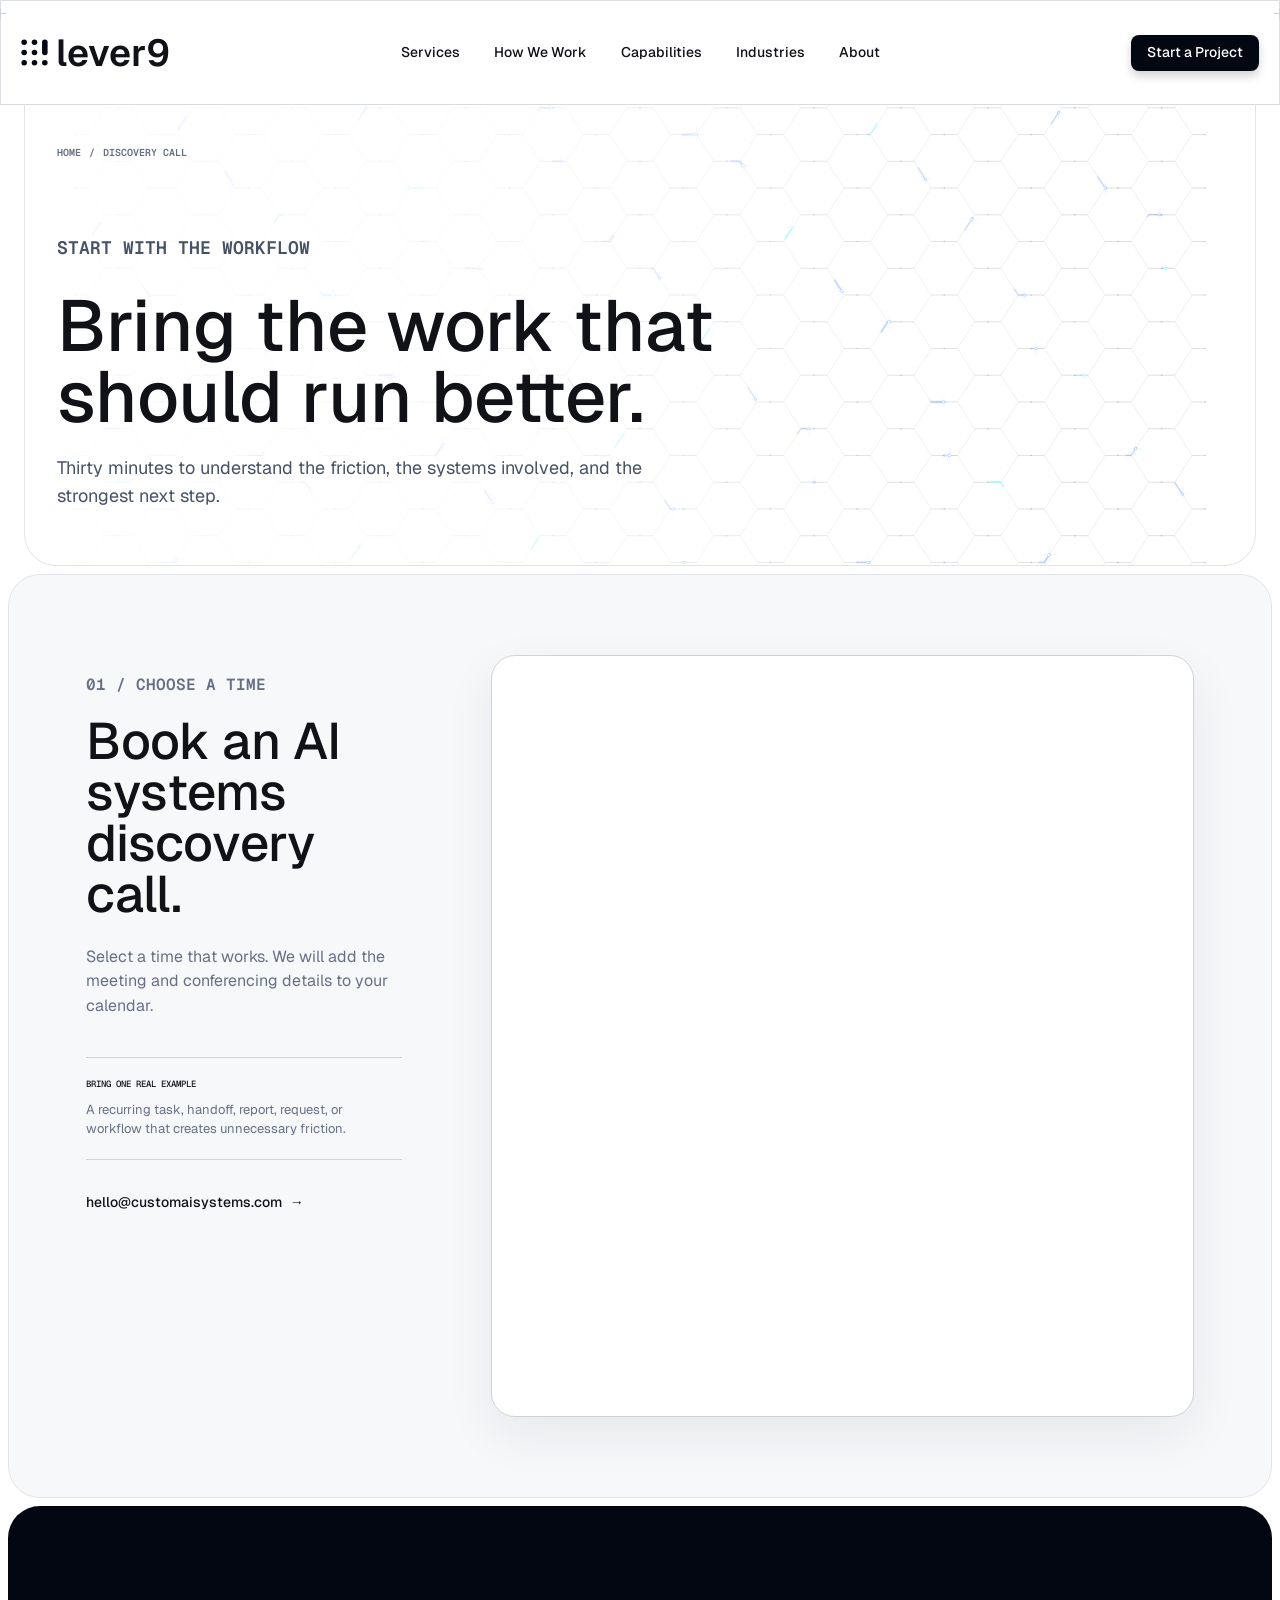
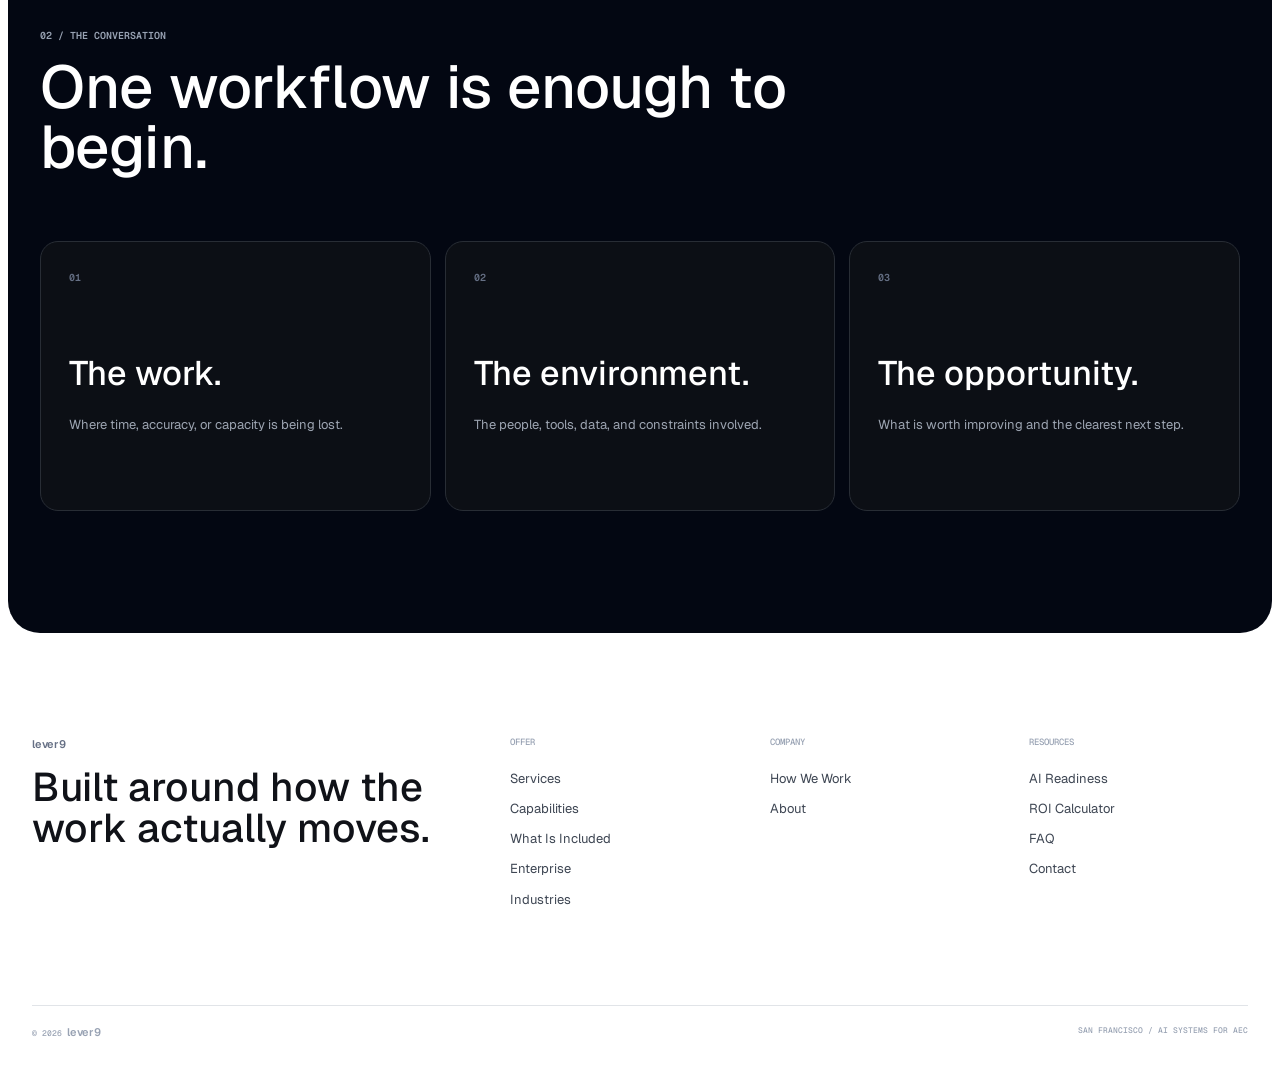
<file: contact.html>
<!doctype html>
<html lang="en">
  <head>
    <meta charset="UTF-8" />
    <meta name="viewport" content="width=device-width, initial-scale=1.0" />
    <meta name="theme-color" content="#ffffff" />
    <meta name="description" content="Book an AI systems discovery call with lever9." />
    <title>Book a Discovery Call | lever9</title>
    <link rel="icon" href="public/favicon.svg" type="image/svg+xml" />
    <link rel="alternate icon" href="public/favicon-16.png" sizes="16x16" type="image/png" />
    <link rel="alternate icon" href="public/favicon-32.png" sizes="32x32" type="image/png" />
    <link rel="apple-touch-icon" href="public/favicon-180.png" />
    <link rel="preconnect" href="https://assets.calendly.com" />
    <link rel="stylesheet" href="https://assets.calendly.com/assets/external/widget.css" />
    <link rel="stylesheet" href="site.css?v=lever9-nav-20260812-3" />
    <script src="https://assets.calendly.com/assets/external/widget.js" async></script>
    <script src="site.js?v=lever9-nav-20260812-3" defer></script>
  </head>
  <body class="contact-page">
    <div data-site-header data-current="contact"></div>
    <main>
      <section class="page-hero page-hero-hex" data-hex-hero aria-labelledby="page-title">
        <canvas class="workflow-branch-visual" data-workflow-branch aria-hidden="true"></canvas>
        <div class="page-hero-copy">
          <div class="breadcrumbs"><a href="index.html">Home</a><span>/</span><span>Discovery call</span></div>
          <div>
            <p class="scramble-label" data-label="Start with the workflow">Start with the workflow</p>
            <h1 id="page-title">Bring the work that should run better.</h1>
            <p>Thirty minutes to understand the friction, the systems involved, and the strongest next step.</p>
          </div>
        </div>
        <div class="page-hero-art" aria-hidden="true"></div>
      </section>

      <section class="calendly-section" id="schedule" aria-labelledby="schedule-title">
        <div class="calendly-intro reveal">
          <p class="section-index">01 / Choose a time</p>
          <h2 id="schedule-title">Book an AI systems discovery call.</h2>
          <p>Select a time that works. We will add the meeting and conferencing details to your calendar.</p>
          <div class="booking-prep">
            <span>Bring one real example</span>
            <p>A recurring task, handoff, report, request, or workflow that creates unnecessary friction.</p>
          </div>
          <a class="text-link" href="mailto:hello@customaisystems.com">hello@customaisystems.com</a>
        </div>
        <div class="calendly-frame reveal">
          <div class="calendly-inline-widget" data-url="https://calendly.com/ekishinevsky/30min" title="Book an AI systems discovery call"></div>
          <noscript><p>JavaScript is required for the calendar. <a href="https://calendly.com/ekishinevsky/30min">Open the booking page directly.</a></p></noscript>
        </div>
      </section>

      <section class="section section-black" aria-labelledby="expect">
        <div class="section-inner">
          <div class="section-head reveal"><div><p class="section-index">02 / The conversation</p><h2 id="expect">One workflow is enough to begin.</h2></div></div>
          <div class="engagement-grid reveal-line">
            <article class="engagement-step"><p class="micro-label">01</p><h3>The work.</h3><p>Where time, accuracy, or capacity is being lost.</p></article>
            <article class="engagement-step"><p class="micro-label">02</p><h3>The environment.</h3><p>The people, tools, data, and constraints involved.</p></article>
            <article class="engagement-step"><p class="micro-label">03</p><h3>The opportunity.</h3><p>What is worth improving and the clearest next step.</p></article>
          </div>
        </div>
      </section>
    </main>
    <div data-site-footer></div>
  </body>
</html>
</file>
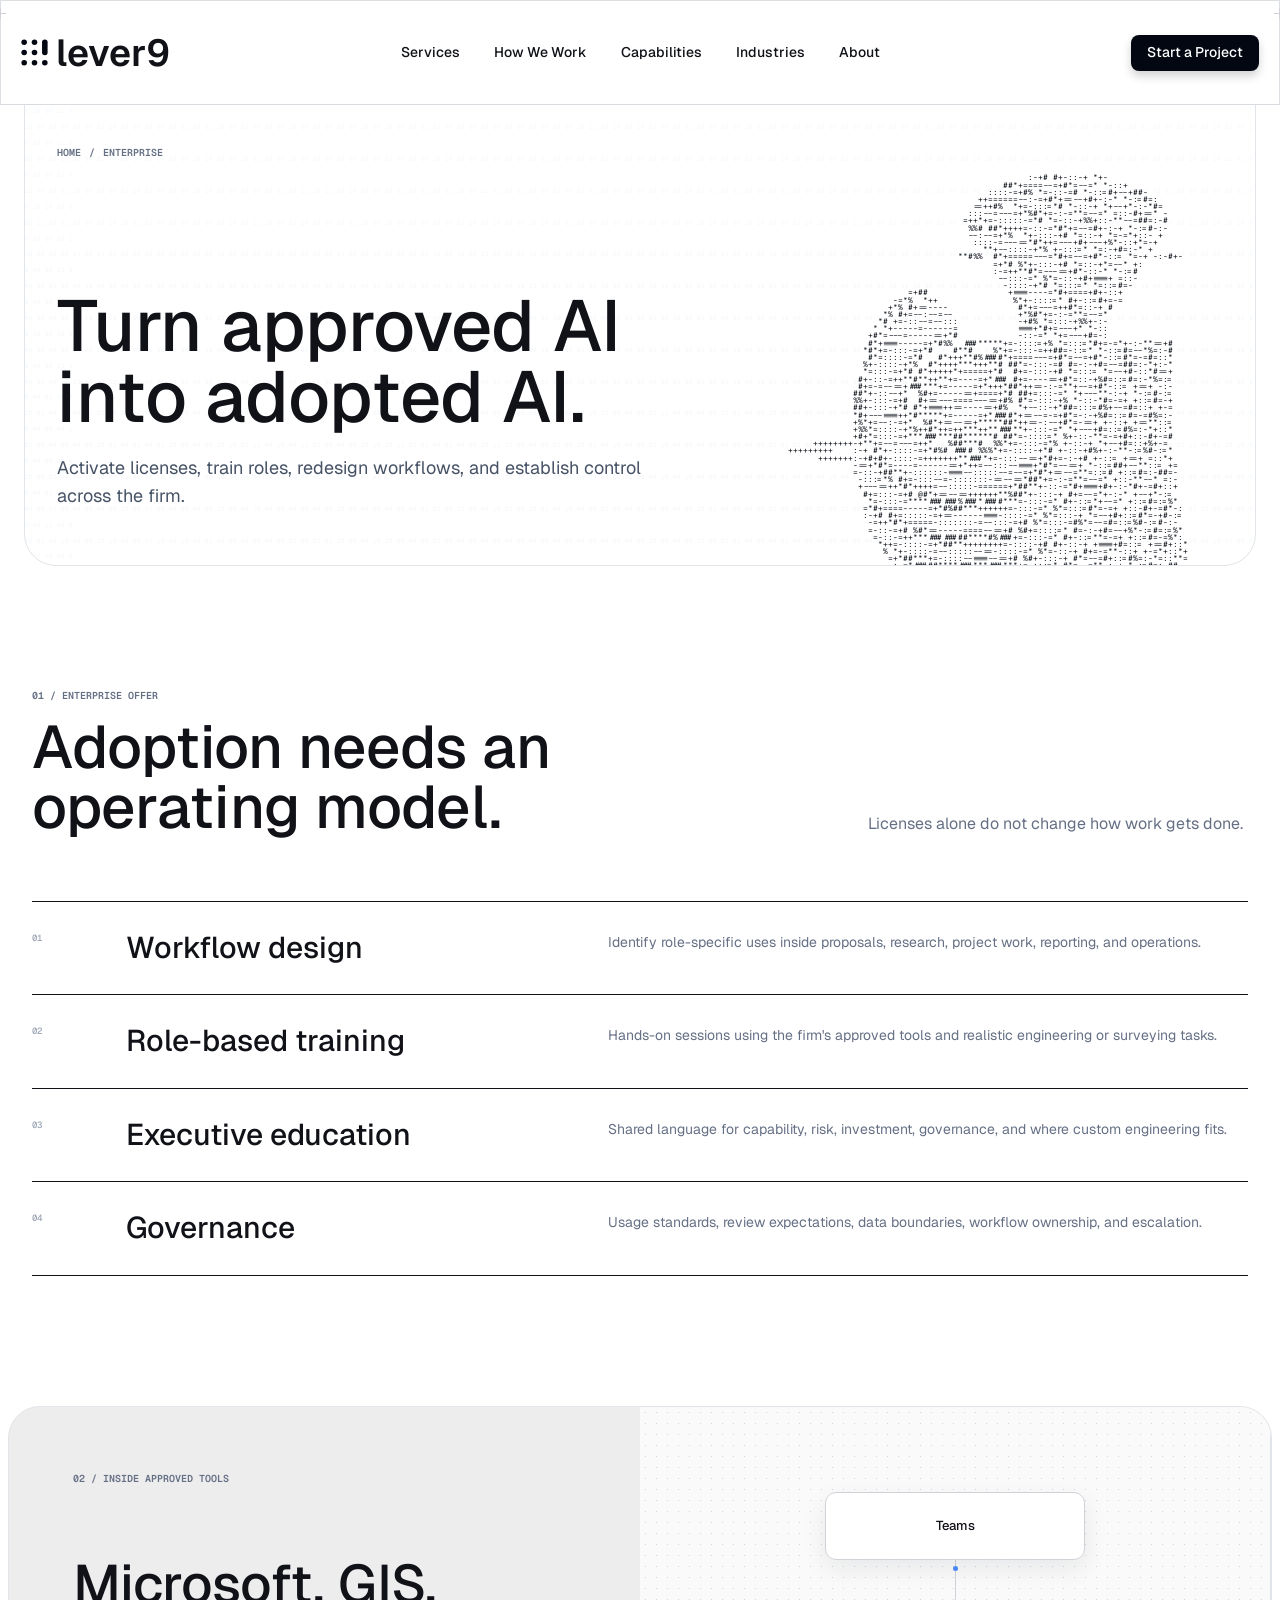
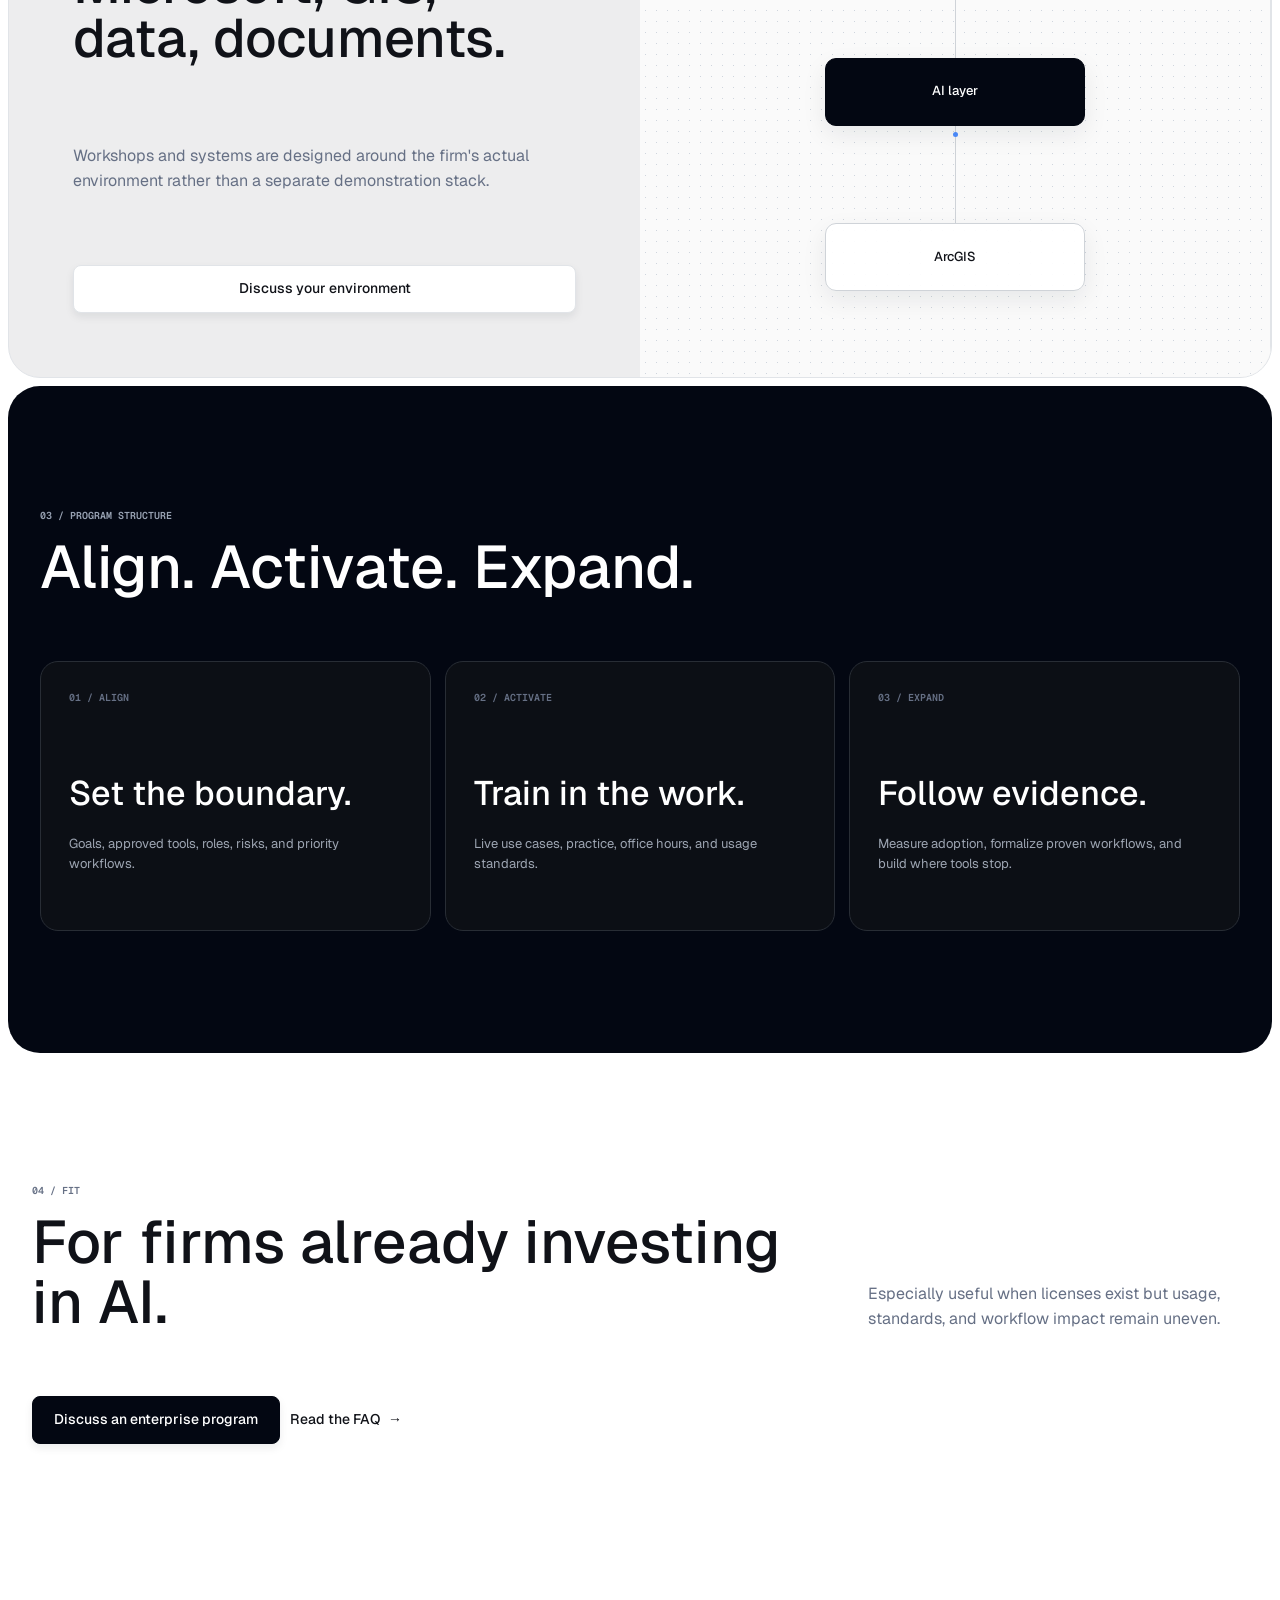
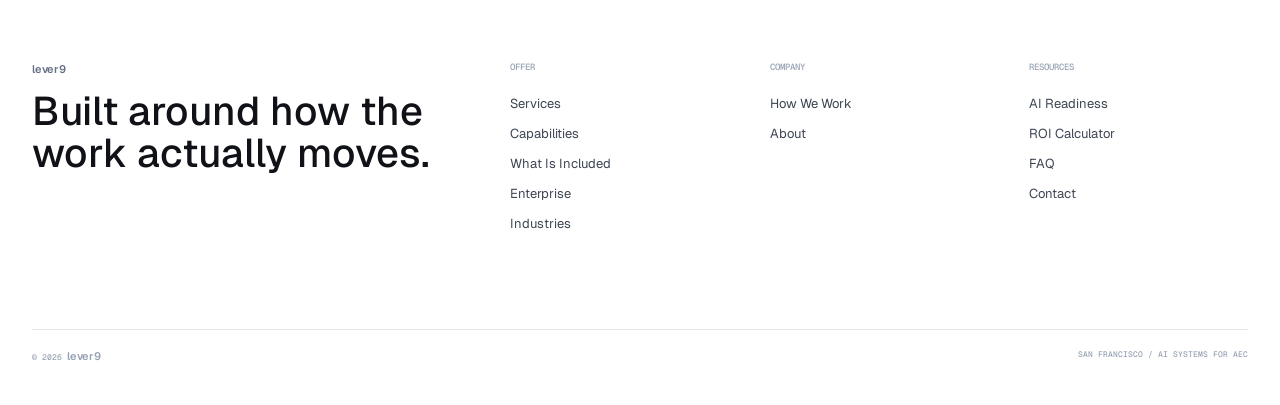
<file: enterprise.html>
<!doctype html><html lang="en"><head><meta charset="UTF-8" /><meta name="viewport" content="width=device-width, initial-scale=1.0" /><meta name="theme-color" content="#ffffff" /><meta name="description" content="Enterprise AI adoption, training, workflow design, and governance for engineering firms." /><title>Enterprise | lever9</title><link rel="icon" href="public/favicon.svg" type="image/svg+xml" /><link rel="alternate icon" href="public/favicon-16.png" sizes="16x16" type="image/png" /><link rel="alternate icon" href="public/favicon-32.png" sizes="32x32" type="image/png" /><link rel="apple-touch-icon" href="public/favicon-180.png" /><link rel="stylesheet" href="site.css?v=lever9-nav-20260812-3" /><script src="site.js?v=lever9-nav-20260812-3" defer></script></head><body>
  <div data-site-header data-current="enterprise"></div>
  <main>
    <section class="page-hero" aria-labelledby="page-title"><div class="page-hero-copy"><div class="breadcrumbs"><a href="index.html">Home</a><span>/</span><span>Enterprise</span></div><div><h1 id="page-title">Turn approved AI into adopted AI.</h1><p>Activate licenses, train roles, redesign workflows, and establish control across the firm.</p></div></div><div class="page-hero-art" aria-hidden="true"></div></section>

    <section class="section section-paper" aria-labelledby="enterprise-offer"><div class="section-inner"><div class="section-head reveal"><div><p class="section-index">01 / Enterprise offer</p><h2 id="enterprise-offer">Adoption needs an operating model.</h2></div><p>Licenses alone do not change how work gets done.</p></div><div class="numbered-list reveal-line"><article class="numbered-row"><span>01</span><h3>Workflow design</h3><p>Identify role-specific uses inside proposals, research, project work, reporting, and operations.</p></article><article class="numbered-row"><span>02</span><h3>Role-based training</h3><p>Hands-on sessions using the firm's approved tools and realistic engineering or surveying tasks.</p></article><article class="numbered-row"><span>03</span><h3>Executive education</h3><p>Shared language for capability, risk, investment, governance, and where custom engineering fits.</p></article><article class="numbered-row"><span>04</span><h3>Governance</h3><p>Usage standards, review expectations, data boundaries, workflow ownership, and escalation.</p></article></div></div></section>

    <section class="enterprise-band section-blue"><div class="enterprise-band-copy reveal"><p class="section-index">02 / Inside approved tools</p><h2>Microsoft, GIS, data, documents.</h2><p>Workshops and systems are designed around the firm's actual environment rather than a separate demonstration stack.</p><a class="button button-light" href="contact.html">Discuss your environment</a></div><div class="enterprise-band-art" aria-hidden="true"><div class="system-glyph"><span>Teams</span><i></i><span>AI layer</span><i></i><span>ArcGIS</span></div></div></section>

    <section class="section section-black" aria-labelledby="program"><div class="section-inner"><div class="section-head reveal"><div><p class="section-index">03 / Program structure</p><h2 id="program">Align. Activate. Expand.</h2></div></div><div class="engagement-grid reveal-line"><article class="engagement-step"><p class="micro-label">01 / Align</p><h3>Set the boundary.</h3><p>Goals, approved tools, roles, risks, and priority workflows.</p></article><article class="engagement-step"><p class="micro-label">02 / Activate</p><h3>Train in the work.</h3><p>Live use cases, practice, office hours, and usage standards.</p></article><article class="engagement-step"><p class="micro-label">03 / Expand</p><h3>Follow evidence.</h3><p>Measure adoption, formalize proven workflows, and build where tools stop.</p></article></div></div></section>

    <section class="section section-white" aria-labelledby="enterprise-faq"><div class="section-inner"><div class="section-head reveal"><div><p class="section-index">04 / Fit</p><h2 id="enterprise-faq">For firms already investing in AI.</h2></div><p>Especially useful when licenses exist but usage, standards, and workflow impact remain uneven.</p></div><div class="button-row reveal"><a class="button button-blue" href="contact.html">Discuss an enterprise program</a><a class="text-link" href="faq.html">Read the FAQ</a></div></div></section>
  </main><div data-site-footer></div>
</body></html>
</file>
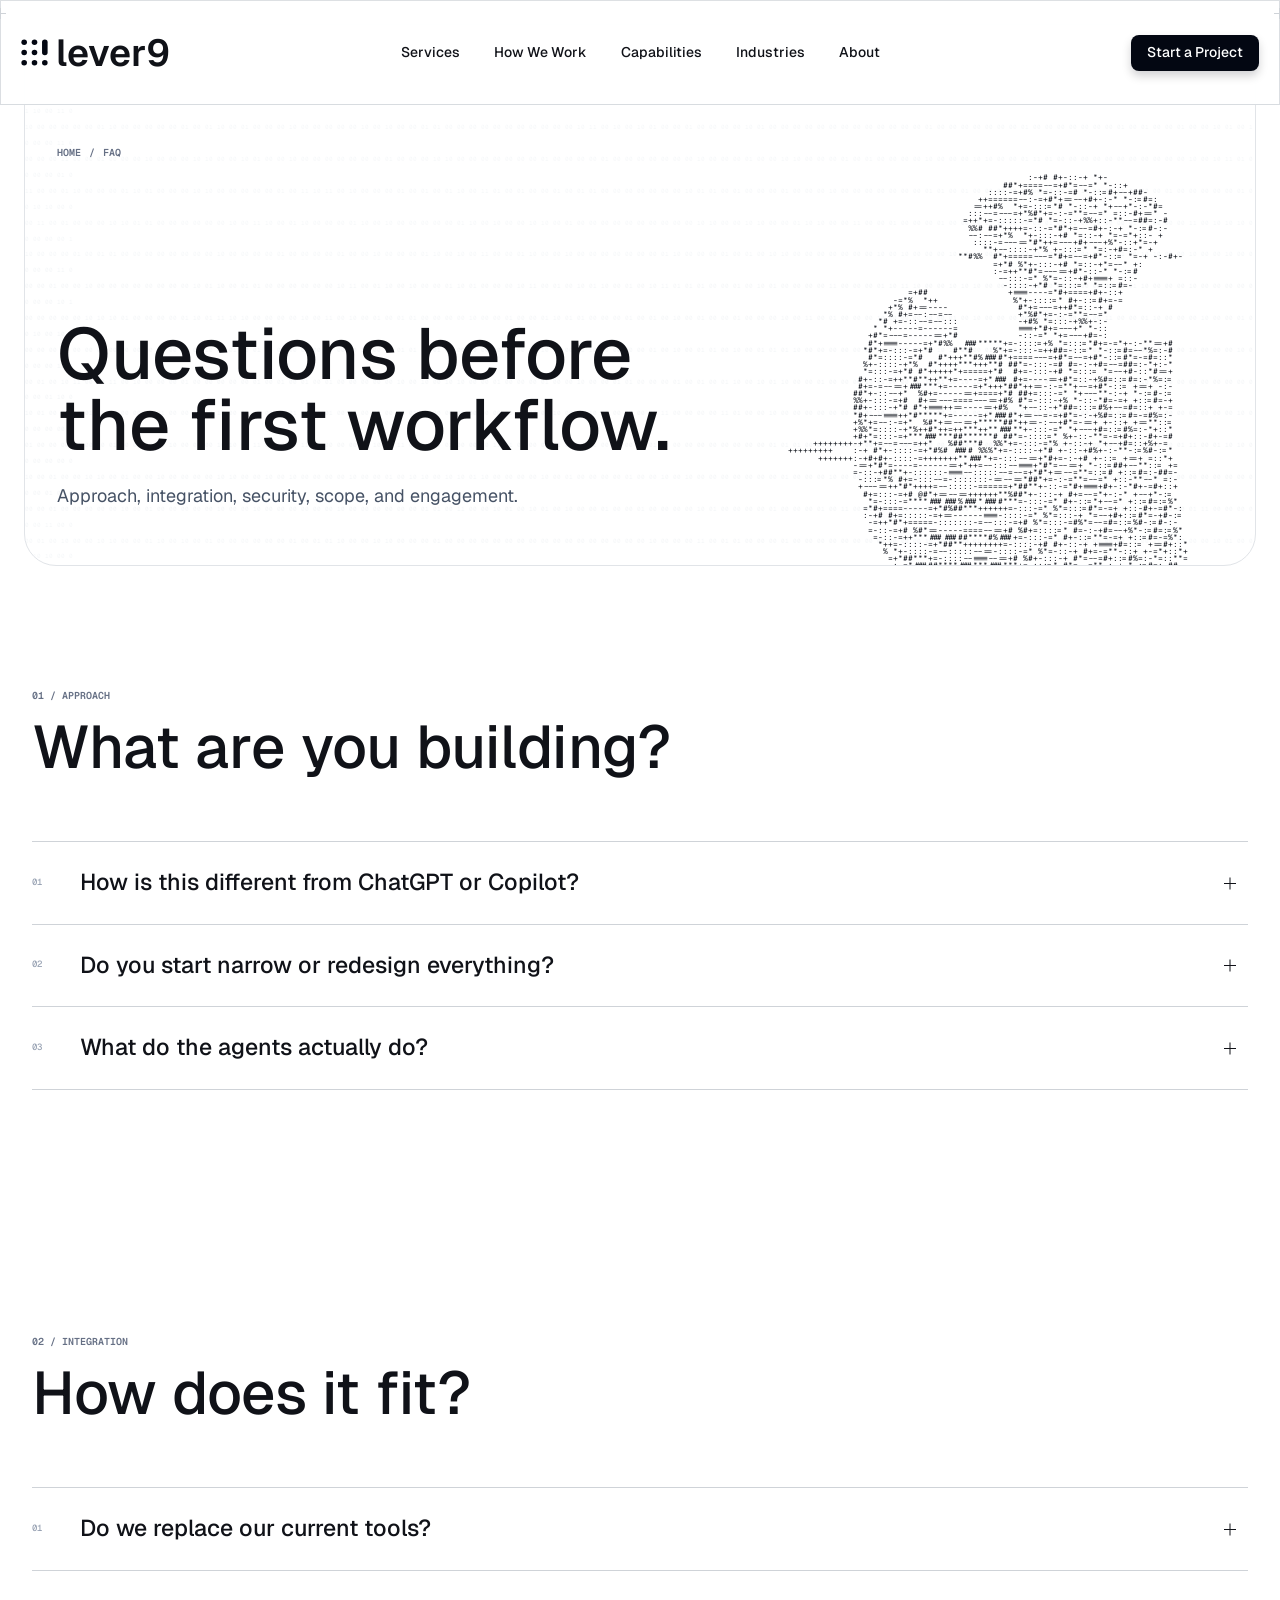
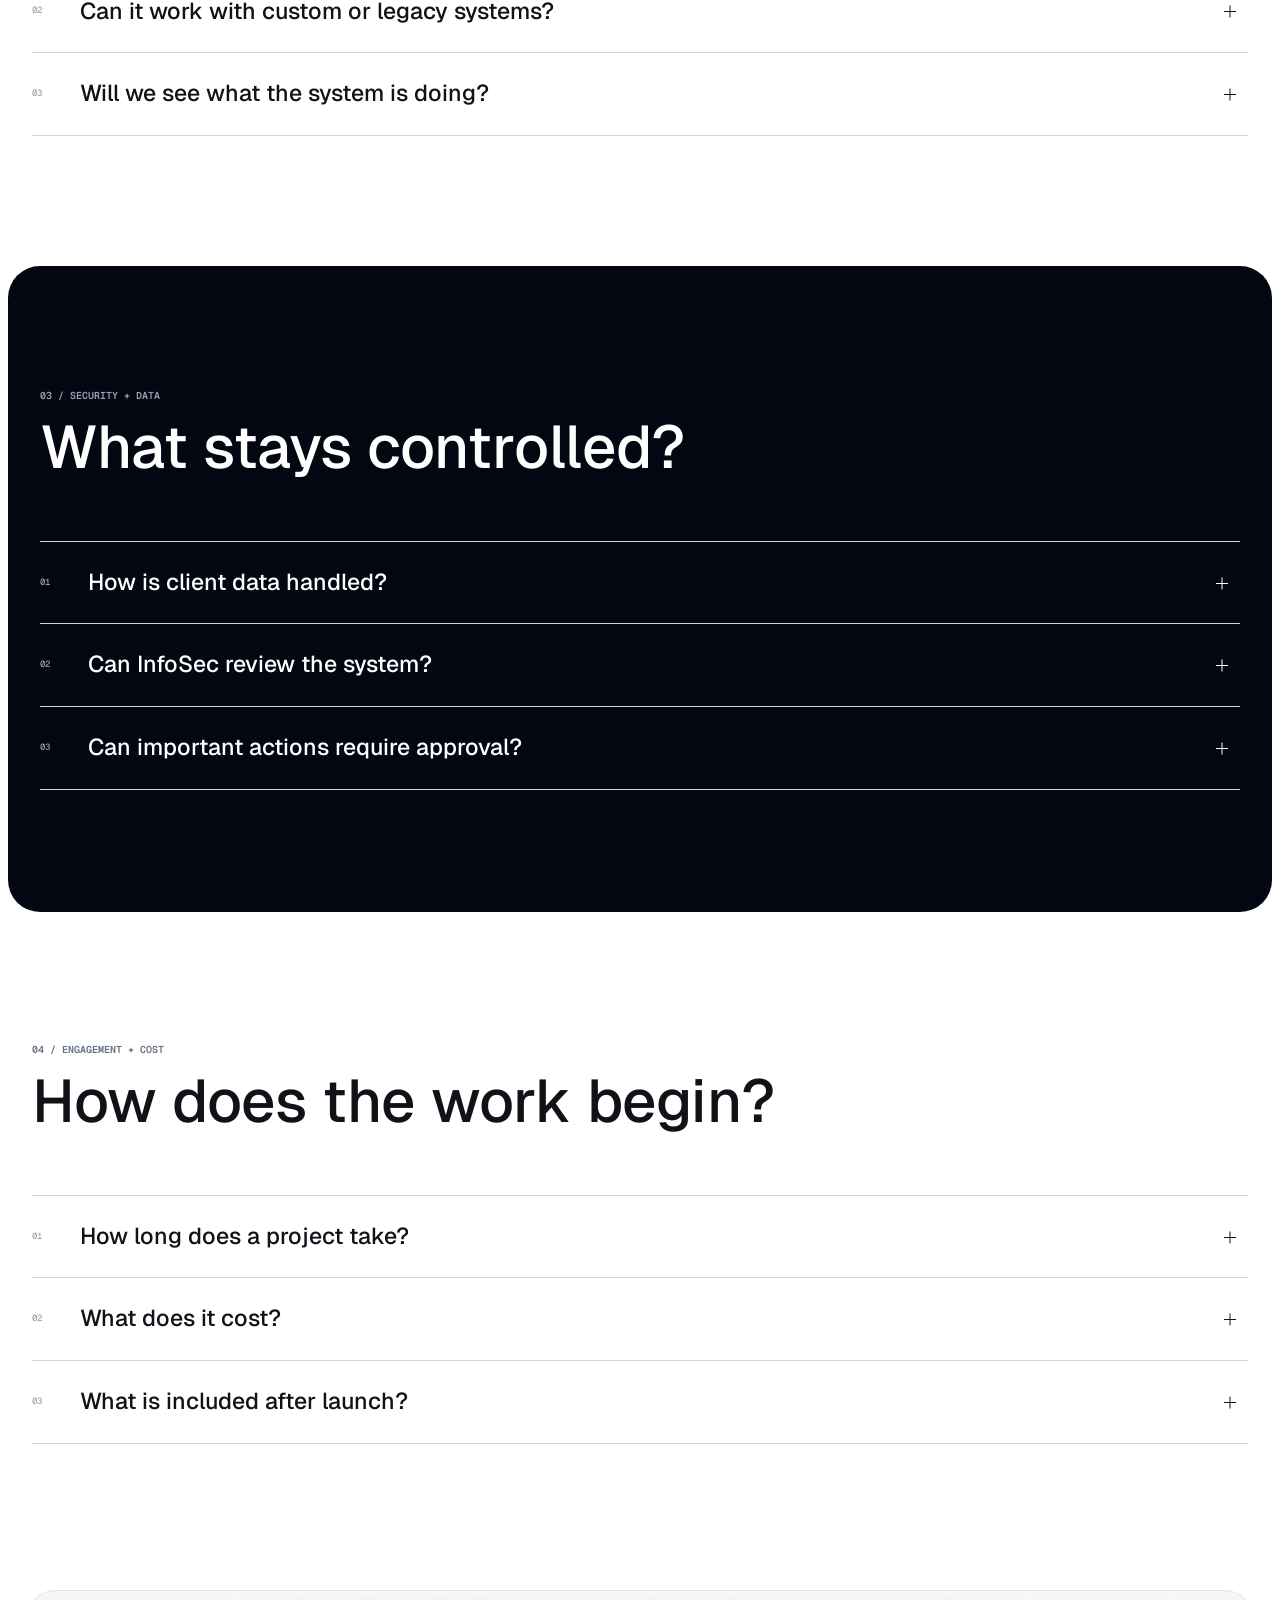
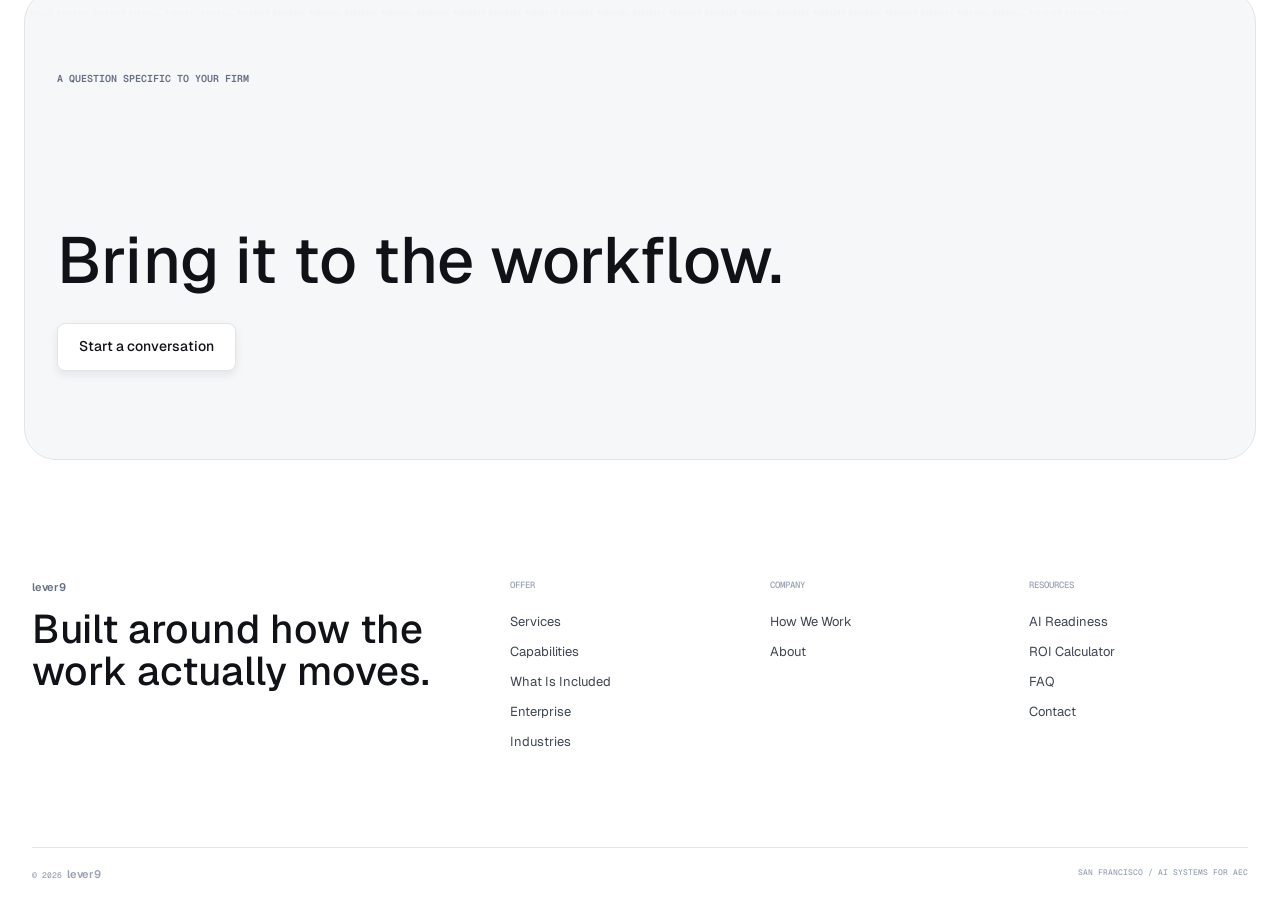
<file: faq.html>
<!doctype html><html lang="en"><head><meta charset="UTF-8" /><meta name="viewport" content="width=device-width, initial-scale=1.0" /><meta name="theme-color" content="#ffffff" /><meta name="description" content="Questions about custom AI systems, integration, security, engagement, and cost." /><title>FAQ | lever9</title><link rel="icon" href="public/favicon.svg" type="image/svg+xml" /><link rel="alternate icon" href="public/favicon-16.png" sizes="16x16" type="image/png" /><link rel="alternate icon" href="public/favicon-32.png" sizes="32x32" type="image/png" /><link rel="apple-touch-icon" href="public/favicon-180.png" /><link rel="stylesheet" href="site.css?v=lever9-nav-20260812-3" /><script src="site.js?v=lever9-nav-20260812-3" defer></script></head><body>
  <div data-site-header></div>
  <main>
    <section class="page-hero" aria-labelledby="page-title"><div class="page-hero-copy"><div class="breadcrumbs"><a href="index.html">Home</a><span>/</span><span>FAQ</span></div><div><h1 id="page-title">Questions before the first workflow.</h1><p>Approach, integration, security, scope, and engagement.</p></div></div><div class="page-hero-art" aria-hidden="true"></div></section>

    <section class="section section-paper" aria-labelledby="approach"><div class="section-inner"><div class="section-head reveal"><div><p class="section-index">01 / Approach</p><h2 id="approach">What are you building?</h2></div></div><div class="faq-list reveal">
      <article class="faq-item"><button class="faq-question" type="button" aria-expanded="false"><span>01</span><strong>How is this different from ChatGPT or Copilot?</strong><i aria-hidden="true"></i></button><div class="faq-answer"><div><p>Those are useful general tools. We redesign a specific workflow, connect approved systems, build repeatable logic, and add operational controls.</p></div></div></article>
      <article class="faq-item"><button class="faq-question" type="button" aria-expanded="false"><span>02</span><strong>Do you start narrow or redesign everything?</strong><i aria-hidden="true"></i></button><div class="faq-answer"><div><p>Usually narrow. One costly, measurable workflow gives the firm a practical pilot and a basis for expansion.</p></div></div></article>
      <article class="faq-item"><button class="faq-question" type="button" aria-expanded="false"><span>03</span><strong>What do the agents actually do?</strong><i aria-hidden="true"></i></button><div class="faq-answer"><div><p>Only defined roles in a workflow: intake, research, structuring, drafting, checking, routing, or monitoring. The roster is designed per system.</p></div></div></article>
    </div></div></section>

    <section class="section section-white" aria-labelledby="integration"><div class="section-inner"><div class="section-head reveal"><div><p class="section-index">02 / Integration</p><h2 id="integration">How does it fit?</h2></div></div><div class="faq-list reveal">
      <article class="faq-item"><button class="faq-question" type="button" aria-expanded="false"><span>01</span><strong>Do we replace our current tools?</strong><i aria-hidden="true"></i></button><div class="faq-answer"><div><p>Usually no. The goal is to connect and improve the approved environment, including email, Teams, GIS, databases, documents, dashboards, and field apps.</p></div></div></article>
      <article class="faq-item"><button class="faq-question" type="button" aria-expanded="false"><span>02</span><strong>Can it work with custom or legacy systems?</strong><i aria-hidden="true"></i></button><div class="faq-answer"><div><p>Often, but feasibility depends on APIs, data access, identity, and system constraints. Discovery verifies the connection path.</p></div></div></article>
      <article class="faq-item"><button class="faq-question" type="button" aria-expanded="false"><span>03</span><strong>Will we see what the system is doing?</strong><i aria-hidden="true"></i></button><div class="faq-answer"><div><p>Important sources, outputs, exceptions, and approval steps are designed to remain visible to the responsible team.</p></div></div></article>
    </div></div></section>

    <section class="section section-black" aria-labelledby="data"><div class="section-inner"><div class="section-head reveal"><div><p class="section-index">03 / Security + data</p><h2 id="data">What stays controlled?</h2></div></div><div class="faq-list reveal">
      <article class="faq-item"><button class="faq-question" type="button" aria-expanded="false"><span>01</span><strong>How is client data handled?</strong><i aria-hidden="true"></i></button><div class="faq-answer"><div><p>Handling follows the selected architecture, providers, and client requirements. Data access, retention, model terms, and deployment are documented before production.</p></div></div></article>
      <article class="faq-item"><button class="faq-question" type="button" aria-expanded="false"><span>02</span><strong>Can InfoSec review the system?</strong><i aria-hidden="true"></i></button><div class="faq-answer"><div><p>Yes. We expect review of data flow, providers, identity, permissions, hosting, retention, logging, and human controls.</p></div></div></article>
      <article class="faq-item"><button class="faq-question" type="button" aria-expanded="false"><span>03</span><strong>Can important actions require approval?</strong><i aria-hidden="true"></i></button><div class="faq-answer"><div><p>Yes. External communication, price, commitments, professional judgment, safety-sensitive work, and exceptions can stop at explicit gates.</p></div></div></article>
    </div></div></section>

    <section class="section section-paper" aria-labelledby="engagement-faq"><div class="section-inner"><div class="section-head reveal"><div><p class="section-index">04 / Engagement + cost</p><h2 id="engagement-faq">How does the work begin?</h2></div></div><div class="faq-list reveal">
      <article class="faq-item"><button class="faq-question" type="button" aria-expanded="false"><span>01</span><strong>How long does a project take?</strong><i aria-hidden="true"></i></button><div class="faq-answer"><div><p>It depends on workflow complexity, system access, security review, and pilot scope. A timeline follows discovery rather than a generic promise.</p></div></div></article>
      <article class="faq-item"><button class="faq-question" type="button" aria-expanded="false"><span>02</span><strong>What does it cost?</strong><i aria-hidden="true"></i></button><div class="faq-answer"><div><p>Pricing follows the design, integration depth, deployment, support, and operating requirements. The first conversation establishes fit before a scoped proposal.</p></div></div></article>
      <article class="faq-item"><button class="faq-question" type="button" aria-expanded="false"><span>03</span><strong>What is included after launch?</strong><i aria-hidden="true"></i></button><div class="faq-answer"><div><p>Training, monitoring, support, infrastructure, and iteration can be included based on the engagement model. The final scope states ownership clearly.</p></div></div></article>
    </div></div></section>

    <section class="cta" aria-labelledby="cta-title"><div class="cta-inner reveal"><p class="section-index">A question specific to your firm</p><div><h2 id="cta-title">Bring it to the workflow.</h2><a class="button button-light" href="contact.html">Start a conversation</a></div></div></section>
  </main><div data-site-footer></div>
</body></html>
</file>
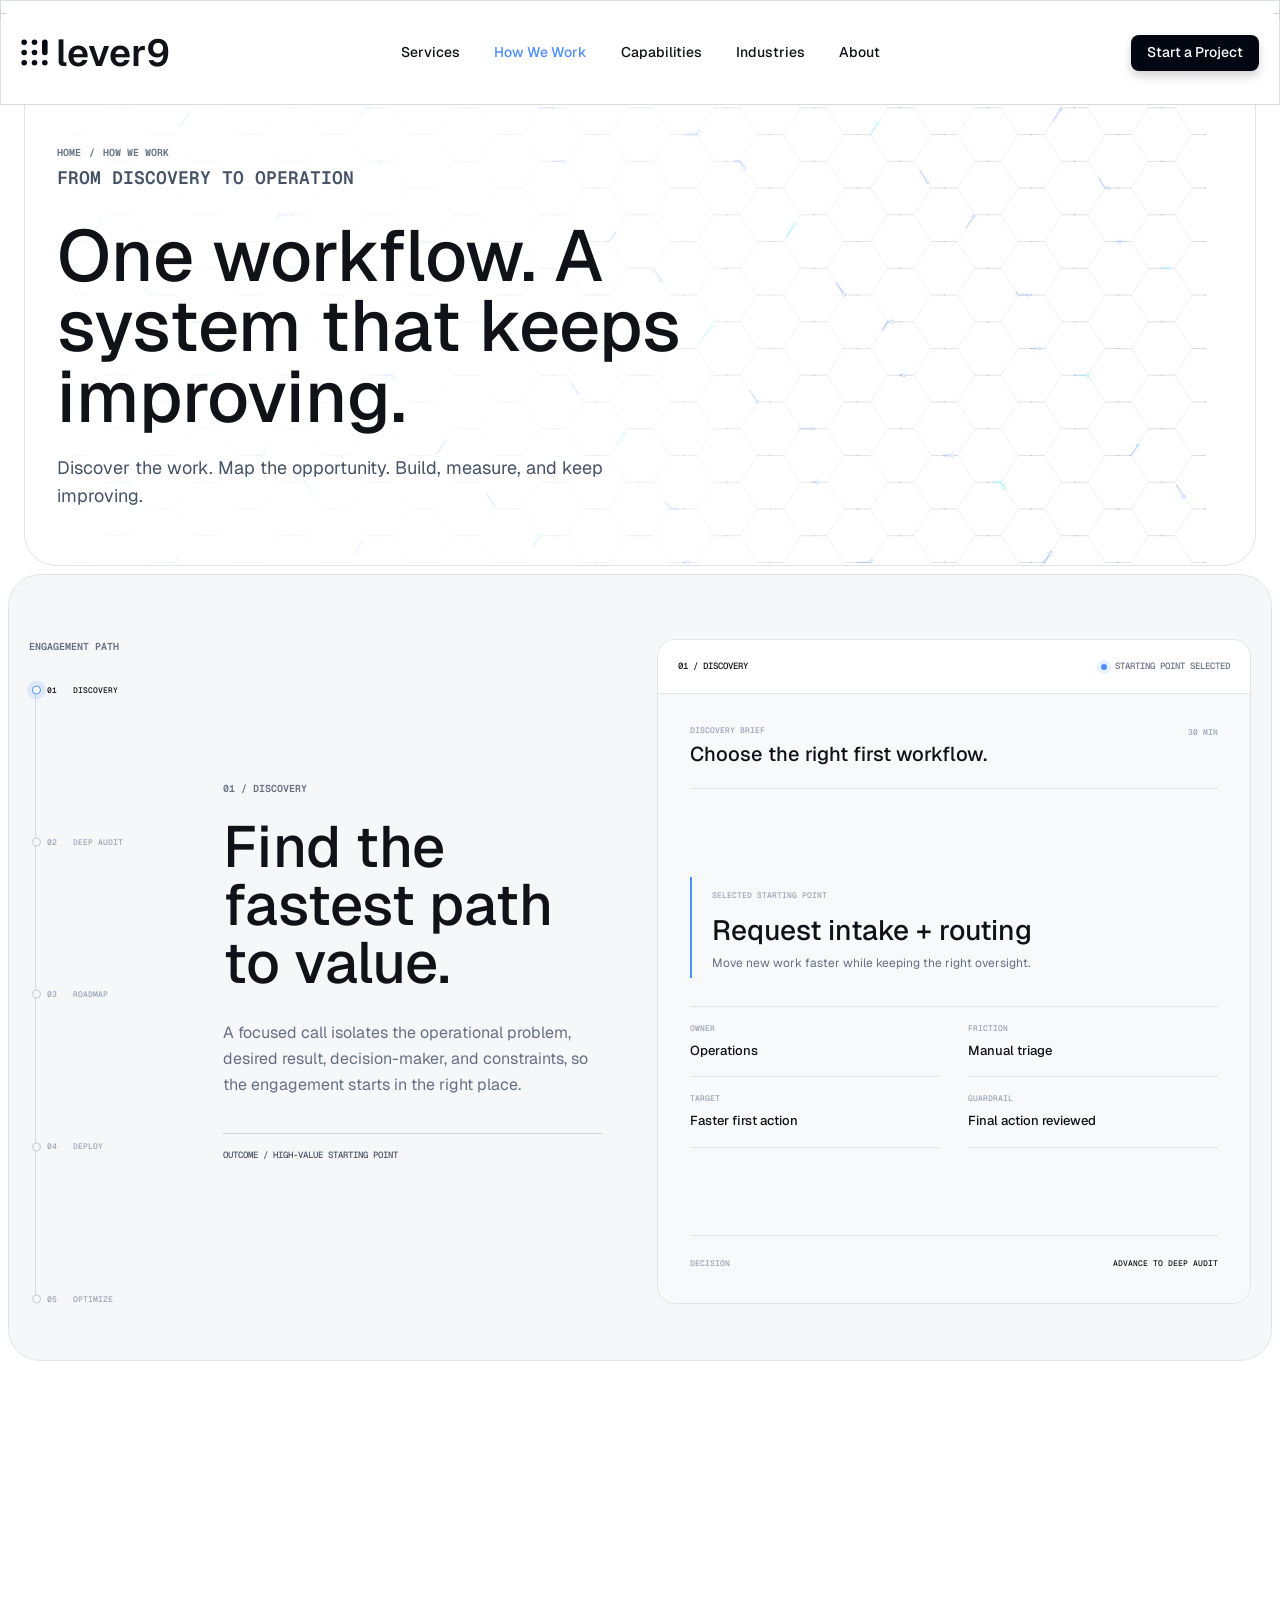
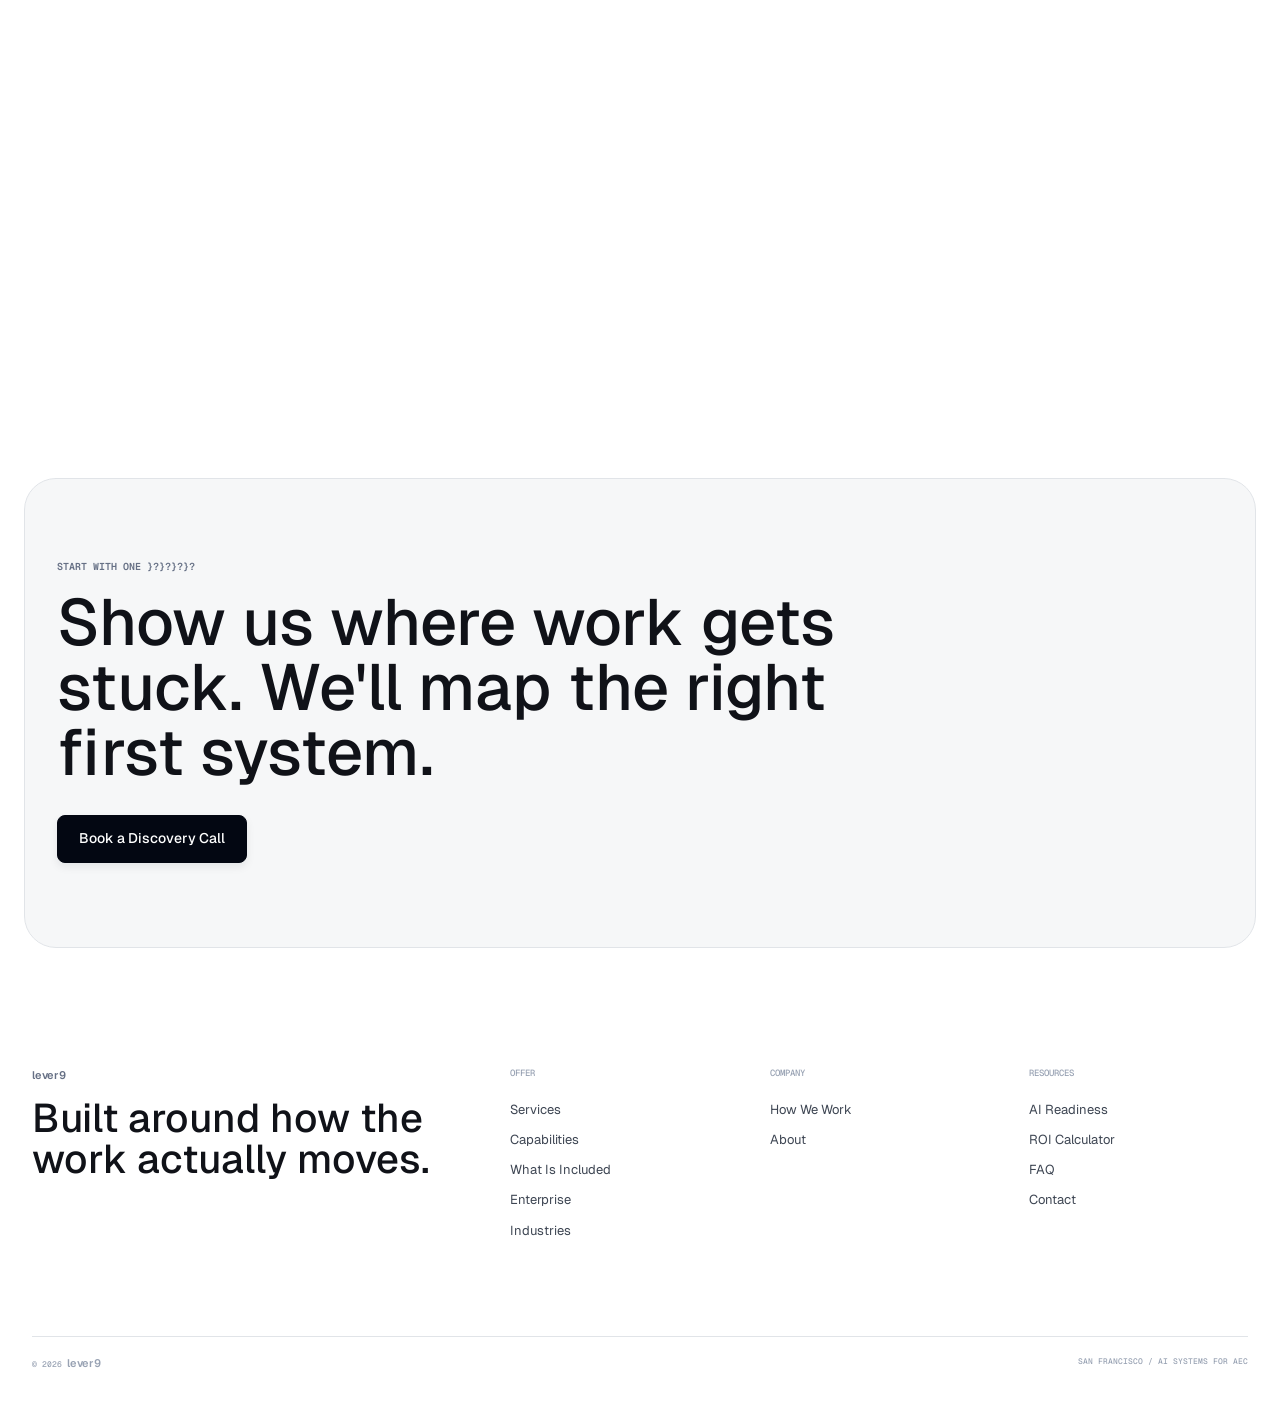
<file: how-we-work.html>
<!doctype html>
<html lang="en">
  <head>
    <meta charset="UTF-8" />
    <meta name="viewport" content="width=device-width, initial-scale=1.0" />
    <meta name="theme-color" content="#ffffff" />
    <meta name="description" content="How lever9 discovers, audits, builds, measures, and supports AI systems around real operations." />
    <title>How We Work | lever9</title>
    <link rel="icon" href="public/favicon.svg" type="image/svg+xml" />
    <link rel="alternate icon" href="public/favicon-16.png" sizes="16x16" type="image/png" />
    <link rel="alternate icon" href="public/favicon-32.png" sizes="32x32" type="image/png" />
    <link rel="apple-touch-icon" href="public/favicon-180.png" />
    <link rel="stylesheet" href="site.css?v=lever9-nav-20260812-3" />
    <script src="site.js?v=lever9-nav-20260812-3" defer></script>
  </head>
  <body class="process-page">
    <div data-site-header data-current="process"></div>
    <main>
      <section class="page-hero page-hero-hex" data-hex-hero aria-labelledby="page-title">
        <canvas class="workflow-branch-visual" data-workflow-branch aria-hidden="true"></canvas>
        <div class="page-hero-copy">
          <div class="breadcrumbs"><a href="index.html">Home</a><span>/</span><span>How We Work</span></div>
          <div>
            <p class="scramble-label" data-label="From discovery to operation">From discovery to operation</p>
            <h1 id="page-title">One workflow. A system that keeps improving.</h1>
            <p>Discover the work. Map the opportunity. Build, measure, and keep improving.</p>
          </div>
        </div>
        <div class="page-hero-art" aria-hidden="true"></div>
      </section>

      <section class="process-story" data-process-story aria-label="Our five-stage engagement process">
        <div class="process-sticky">
          <div class="process-story-inner">
            <aside class="process-rail" aria-label="Engagement progress">
              <p class="micro-label">Engagement path</p>
              <ol>
                <li class="is-active" data-process-marker data-label="01 / Discovery" data-state="Starting point selected"><span>01</span><b>Discovery</b></li>
                <li data-process-marker data-label="02 / Deep operational audit" data-state="Workflow mapped"><span>02</span><b>Deep Audit</b></li>
                <li data-process-marker data-label="03 / Strategic AI roadmap" data-state="Execution sequenced"><span>03</span><b>Roadmap</b></li>
                <li data-process-marker data-label="04 / Build + deploy" data-state="System deployed"><span>04</span><b>Deploy</b></li>
                <li data-process-marker data-label="05 / Measure + optimize" data-state="Results compounding"><span>05</span><b>Optimize</b></li>
              </ol>
              <div class="process-rail-line" aria-hidden="true"><i></i></div>
            </aside>

            <div class="process-narrative">
              <article class="process-step is-active" data-process-step>
                <p class="micro-label">01 / Discovery</p>
                <h2>Find the fastest path to value.</h2>
                <p>A focused call isolates the operational problem, desired result, decision-maker, and constraints, so the engagement starts in the right place.</p>
                <span class="process-output">Outcome / high-value starting point</span>
              </article>
              <article class="process-step" data-process-step aria-hidden="true">
                <p class="micro-label">02 / Deep operational audit</p>
                <h2>Expose the full opportunity.</h2>
                <p>We go deep with the people closest to the work, mapping every input, handoff, system, exception, delay, and cost. The result is a clear baseline and the real scope of improvement.</p>
                <span class="process-output">Outcome / deep workflow map + baseline</span>
              </article>
              <article class="process-step" data-process-step aria-hidden="true">
                <p class="micro-label">03 / Strategic AI roadmap</p>
                <h2>Turn insight into an execution plan.</h2>
                <p>Each opportunity is ranked by business impact, feasibility, risk, and time to value, with the right mix of AI systems, software, automation, and training.</p>
                <span class="process-output">Outcome / investment-ready roadmap</span>
              </article>
              <article class="process-step" data-process-step aria-hidden="true">
                <p class="micro-label">04 / Build + deploy</p>
                <h2>Put the solution into operation.</h2>
                <p>We design, build, integrate, test, and deploy the system inside your approved stack, using real work and preparing the team for launch.</p>
                <span class="process-output">Outcome / production-ready AI system</span>
              </article>
              <article class="process-step" data-process-step aria-hidden="true">
                <p class="micro-label">05 / Measure + optimize</p>
                <h2>Prove the gain. Keep compounding it.</h2>
                <p>We measure performance against the baseline, refine the system, support the team, and keep expanding into the next high-value workflows.</p>
                <span class="process-output">Outcome / measured results + ongoing improvement</span>
              </article>
            </div>

            <div class="process-stage" aria-hidden="true">
              <div class="process-stage-head">
                <span data-process-stage-label>01 / Discovery</span>
                <span class="process-stage-status"><i></i><b data-process-stage-state>Starting point selected</b></span>
              </div>
              <div class="process-stage-views">
                <section class="process-stage-view is-active" data-process-view>
                  <div class="process-board process-board-discovery">
                    <header class="process-board-head">
                      <div><span>Discovery brief</span><strong>Choose the right first workflow.</strong></div>
                      <em>30 min</em>
                    </header>
                    <div class="discovery-visual">
                      <div class="discovery-focus">
                        <span>Selected starting point</span>
                        <strong>Request intake + routing</strong>
                        <p>Move new work faster while keeping the right oversight.</p>
                      </div>
                      <dl class="discovery-signals">
                        <div><dt>Owner</dt><dd>Operations</dd></div>
                        <div><dt>Friction</dt><dd>Manual triage</dd></div>
                        <div><dt>Target</dt><dd>Faster first action</dd></div>
                        <div><dt>Guardrail</dt><dd>Final action reviewed</dd></div>
                      </dl>
                    </div>
                    <div class="process-board-foot"><span>Decision</span><b>Advance to deep audit</b></div>
                  </div>
                </section>

                <section class="process-stage-view" data-process-view>
                  <div class="process-board process-board-audit">
                    <header class="process-board-head">
                      <div><span>Current-state map</span><strong>See every handoff.</strong></div>
                      <em>Deep dive</em>
                    </header>
                    <div class="audit-visual">
                      <div class="audit-flow">
                        <article><i>01</i><span>Trigger</span><b>Work arrives</b></article>
                        <article><i>02</i><span>Intake</span><b>Context gathered</b></article>
                        <article><i>03</i><span>Decision</span><b>Rules + judgment</b></article>
                        <article><i>04</i><span>Handoff</span><b>Owner takes action</b></article>
                      </div>
                      <div class="audit-baseline">
                        <span>Baseline captured across</span>
                        <ul><li>Cycle time</li><li>Manual touches</li><li>Rework</li><li>Exceptions</li></ul>
                      </div>
                    </div>
                    <div class="process-board-foot"><span>Deliverable</span><b>Workflow map + operating baseline</b></div>
                  </div>
                </section>

                <section class="process-stage-view" data-process-view>
                  <div class="process-board process-board-roadmap">
                    <header class="process-board-head">
                      <div><span>Investment roadmap</span><strong>Sequence the highest-value work.</strong></div>
                      <em>Ranked</em>
                    </header>
                    <div class="roadmap-visual">
                      <div class="roadmap-list">
                        <article><i>01</i><div><b>Intake system</b><small>High impact / ready now</small></div><em>Pilot</em></article>
                        <article><i>02</i><div><b>Reporting automation</b><small>High impact / data preparation</small></div><em>Next</em></article>
                        <article><i>03</i><div><b>Knowledge layer</b><small>Enables broader workflows</small></div><em>Foundation</em></article>
                      </div>
                      <div class="roadmap-criteria"><span>Ranked by</span><b>Impact</b><b>Feasibility</b><b>Risk</b><b>Time to value</b></div>
                    </div>
                    <div class="process-board-foot"><span>Deliverable</span><b>Investment-ready execution roadmap</b></div>
                  </div>
                </section>

                <section class="process-stage-view" data-process-view>
                  <div class="process-board process-board-deploy">
                    <header class="process-board-head">
                      <div><span>Deployment path</span><strong>Move the system into operation.</strong></div>
                      <em>Production</em>
                    </header>
                    <div class="deployment-visual">
                      <div class="deployment-track">
                        <article class="is-complete"><i>01</i><b>Build</b><small>Core system</small></article>
                        <article class="is-complete"><i>02</i><b>Connect</b><small>Tools + data</small></article>
                        <article class="is-complete"><i>03</i><b>Validate</b><small>Real scenarios</small></article>
                        <article class="is-current"><i>04</i><b>Launch</b><small>Team + monitoring</small></article>
                      </div>
                      <div class="deployment-system">
                        <div><span>Existing tools</span><b>Email / GIS / data</b></div>
                        <i>&rarr;</i>
                        <div class="is-core"><span>Custom system</span><b>Logic + orchestration</b></div>
                        <i>&rarr;</i>
                        <div><span>Live workflow</span><b>People + outputs</b></div>
                      </div>
                    </div>
                    <div class="process-board-foot"><span>Outcome</span><b>System live, owned, and monitored</b></div>
                  </div>
                </section>

                <section class="process-stage-view" data-process-view>
                  <div class="process-board process-board-optimize">
                    <header class="process-board-head">
                      <div><span>Performance loop</span><strong>Prove the result. Find the next gain.</strong></div>
                      <em>Ongoing</em>
                    </header>
                    <div class="optimization-visual">
                      <div class="measure-intro"><span>Measured against the audit baseline</span><strong>System performance stays visible.</strong></div>
                      <div class="measure-grid">
                        <article><span>Cycle time</span><b>Lower</b><small>Tracked continuously</small></article>
                        <article><span>Manual effort</span><b>Lower</b><small>Tracked continuously</small></article>
                        <article><span>Output quality</span><b>Higher</b><small>Reviewed with the team</small></article>
                        <article><span>Team capacity</span><b>Higher</b><small>Converted into new work</small></article>
                      </div>
                      <div class="optimization-loop"><span>Measure</span><span>Refine</span><span>Support</span><span>Expand</span></div>
                    </div>
                    <div class="process-board-foot"><span>Outcome</span><b>Verified gains + next workflow</b></div>
                  </div>
                </section>
              </div>
            </div>
          </div>
        </div>
      </section>

      <section class="cta cta-hex" aria-labelledby="cta-title">
        <canvas class="workflow-branch-visual" data-workflow-branch aria-hidden="true"></canvas>
        <div class="cta-inner reveal">
          <p class="scramble-label" data-label="Start with one workflow">Start with one workflow</p>
          <div><h2 id="cta-title">Show us where work gets stuck. We'll map the right first system.</h2><a class="button button-dark" href="contact.html#schedule">Book a Discovery Call</a></div>
        </div>
      </section>
    </main>
    <div data-site-footer></div>
  </body>
</html>
</file>
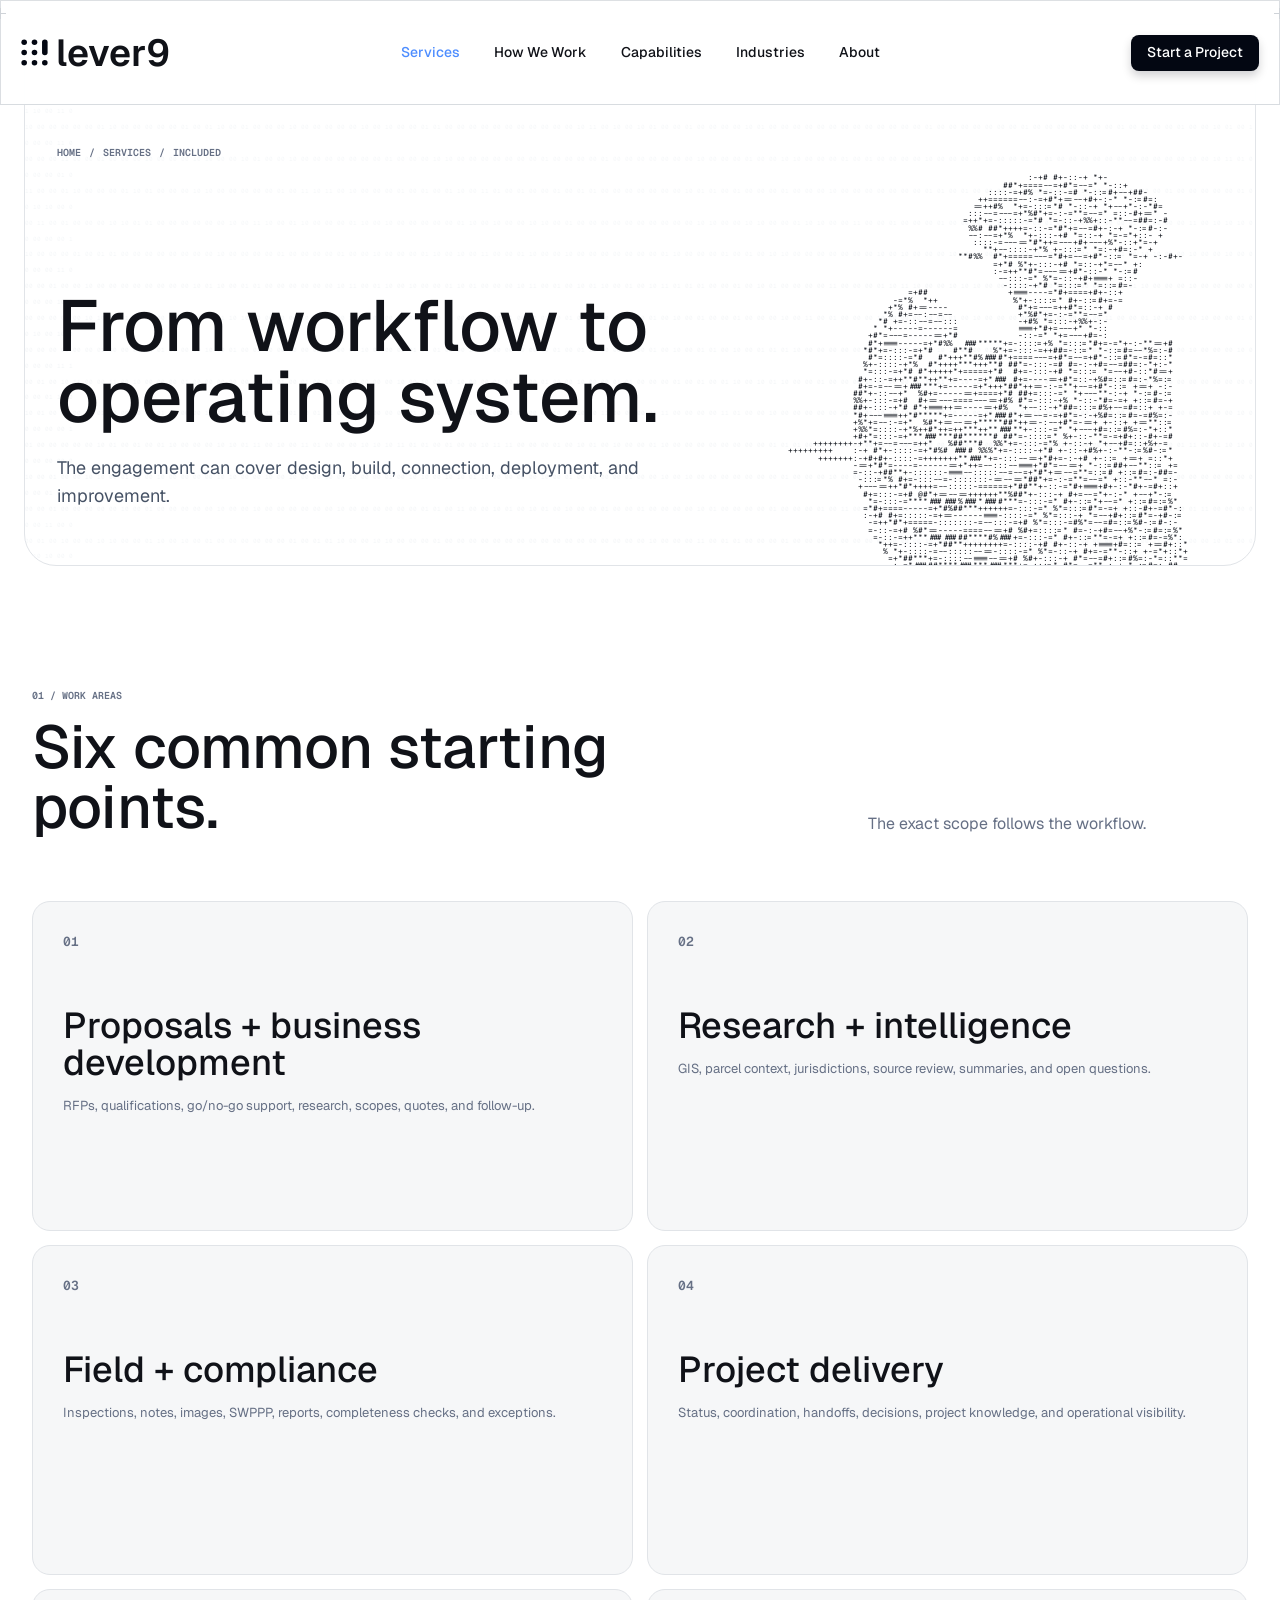
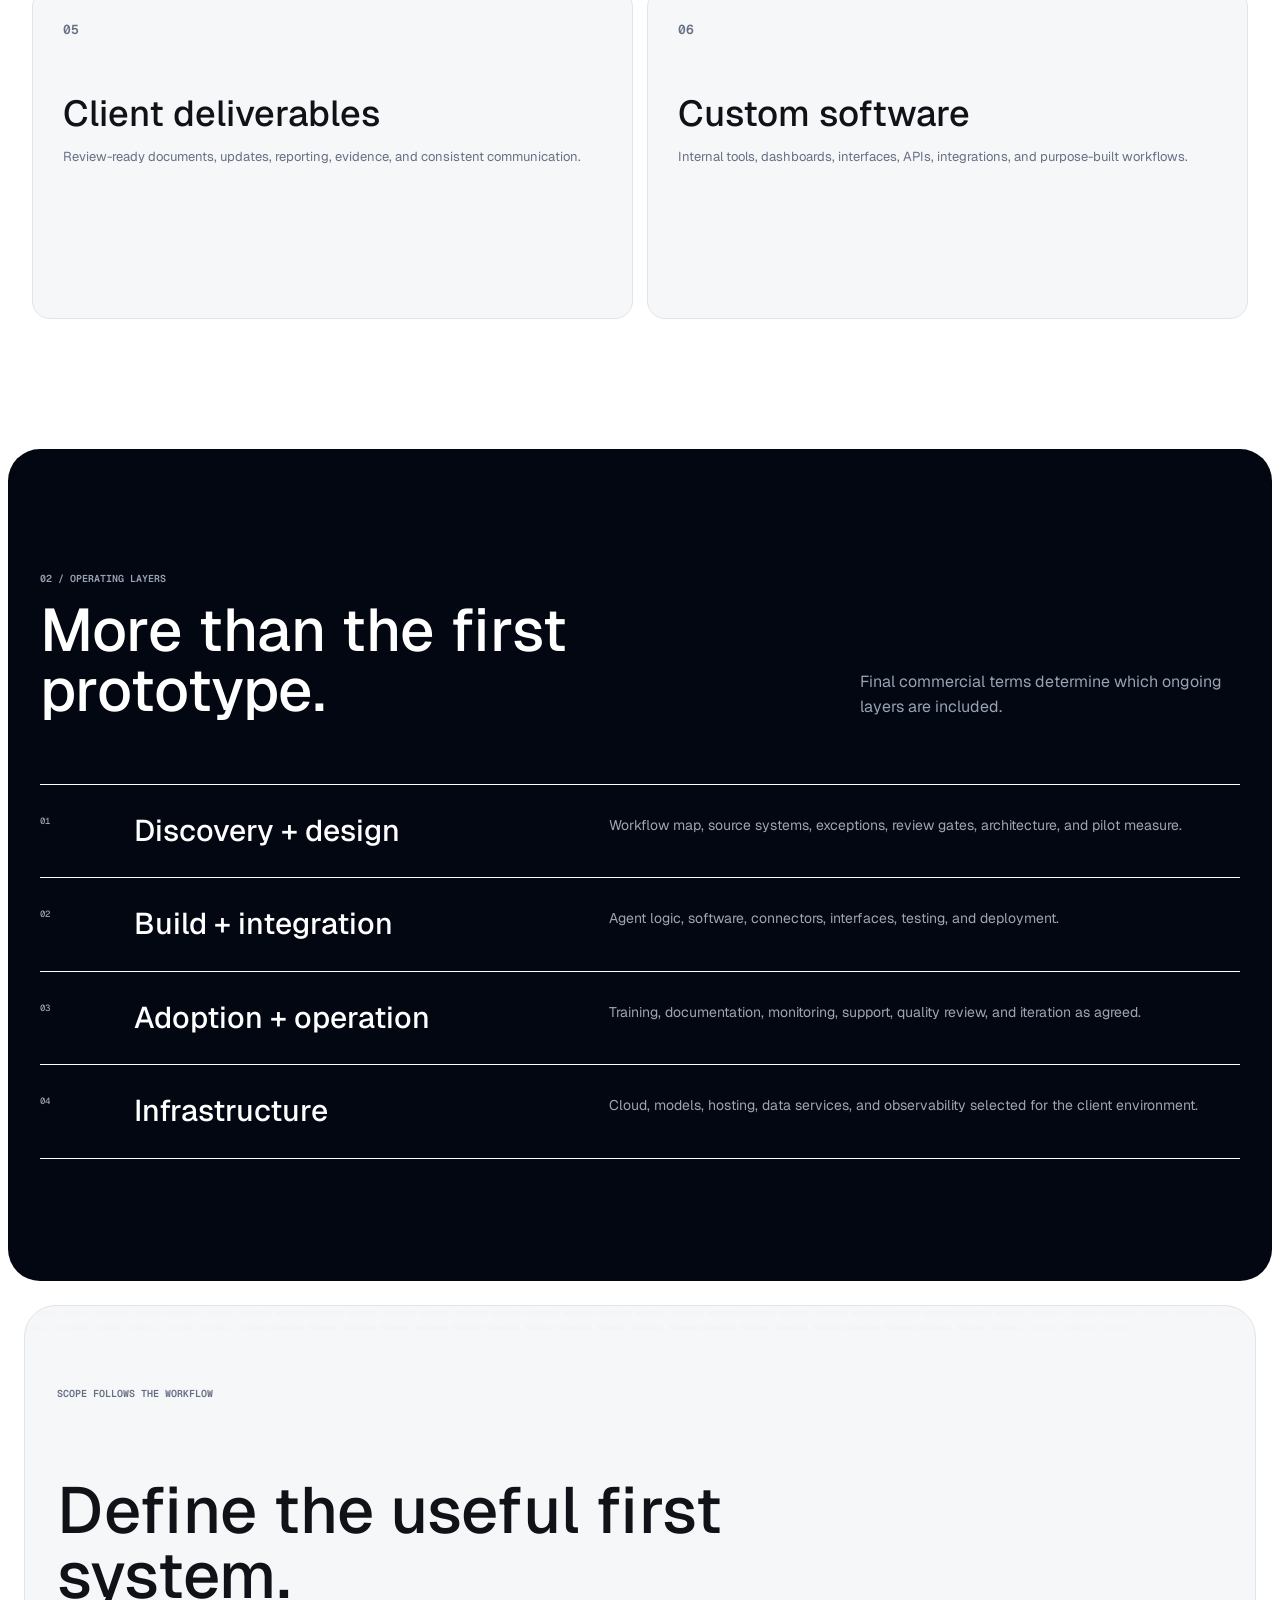
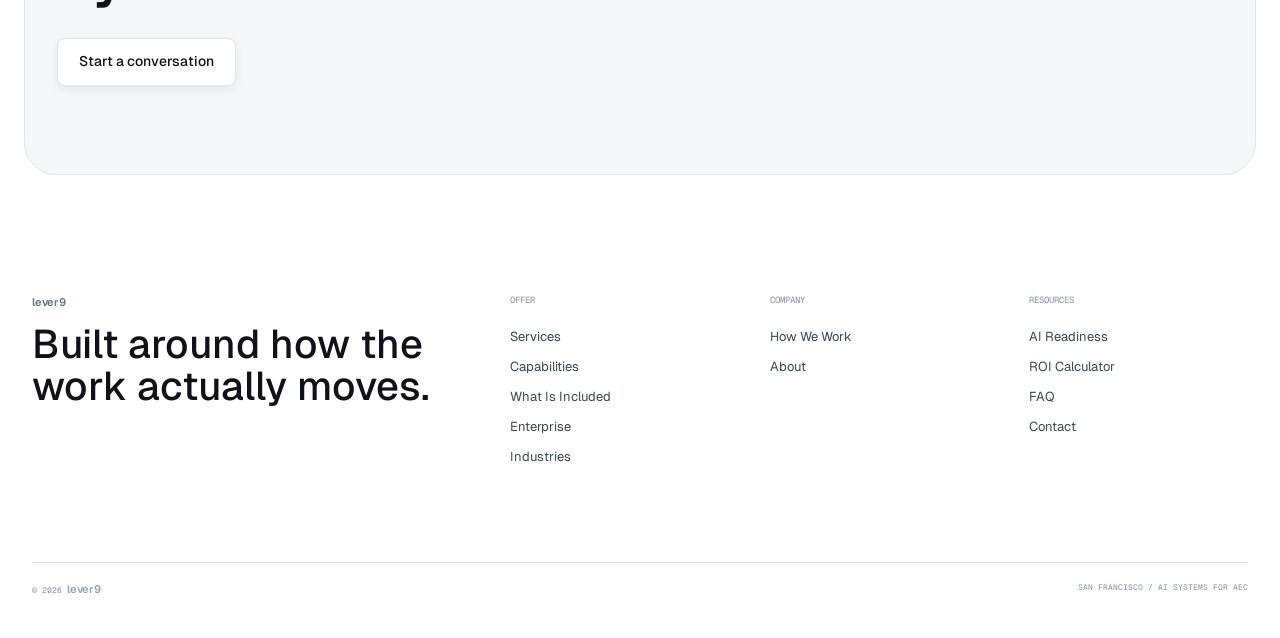
<file: included.html>
<!doctype html><html lang="en"><head><meta charset="UTF-8" /><meta name="viewport" content="width=device-width, initial-scale=1.0" /><meta name="theme-color" content="#ffffff" /><meta name="description" content="What a custom AI systems engagement can include." /><title>What Is Included | lever9</title><link rel="icon" href="public/favicon.svg" type="image/svg+xml" /><link rel="alternate icon" href="public/favicon-16.png" sizes="16x16" type="image/png" /><link rel="alternate icon" href="public/favicon-32.png" sizes="32x32" type="image/png" /><link rel="apple-touch-icon" href="public/favicon-180.png" /><link rel="stylesheet" href="site.css?v=lever9-nav-20260812-3" /><script src="site.js?v=lever9-nav-20260812-3" defer></script></head><body>
  <div data-site-header data-current="services"></div>
  <main>
    <section class="page-hero" aria-labelledby="page-title"><div class="page-hero-copy"><div class="breadcrumbs"><a href="index.html">Home</a><span>/</span><a href="services.html">Services</a><span>/</span><span>Included</span></div><div><h1 id="page-title">From workflow to operating system.</h1><p>The engagement can cover design, build, connection, deployment, and improvement.</p></div></div><div class="page-hero-art" aria-hidden="true"></div></section>

    <section class="section section-paper" aria-labelledby="work-areas"><div class="section-inner"><div class="section-head reveal"><div><p class="section-index">01 / Work areas</p><h2 id="work-areas">Six common starting points.</h2></div><p>The exact scope follows the workflow.</p></div><div class="scope-grid reveal">
      <article class="scope-card"><p class="micro-label">01</p><h3>Proposals + business development</h3><p>RFPs, qualifications, go/no-go support, research, scopes, quotes, and follow-up.</p></article>
      <article class="scope-card"><p class="micro-label">02</p><h3>Research + intelligence</h3><p>GIS, parcel context, jurisdictions, source review, summaries, and open questions.</p></article>
      <article class="scope-card"><p class="micro-label">03</p><h3>Field + compliance</h3><p>Inspections, notes, images, SWPPP, reports, completeness checks, and exceptions.</p></article>
      <article class="scope-card"><p class="micro-label">04</p><h3>Project delivery</h3><p>Status, coordination, handoffs, decisions, project knowledge, and operational visibility.</p></article>
      <article class="scope-card"><p class="micro-label">05</p><h3>Client deliverables</h3><p>Review-ready documents, updates, reporting, evidence, and consistent communication.</p></article>
      <article class="scope-card"><p class="micro-label">06</p><h3>Custom software</h3><p>Internal tools, dashboards, interfaces, APIs, integrations, and purpose-built workflows.</p></article>
    </div></div></section>

    <section class="section section-black" aria-labelledby="layers"><div class="section-inner"><div class="section-head reveal"><div><p class="section-index">02 / Operating layers</p><h2 id="layers">More than the first prototype.</h2></div><p>Final commercial terms determine which ongoing layers are included.</p></div><div class="numbered-list reveal-line"><article class="numbered-row"><span>01</span><h3>Discovery + design</h3><p>Workflow map, source systems, exceptions, review gates, architecture, and pilot measure.</p></article><article class="numbered-row"><span>02</span><h3>Build + integration</h3><p>Agent logic, software, connectors, interfaces, testing, and deployment.</p></article><article class="numbered-row"><span>03</span><h3>Adoption + operation</h3><p>Training, documentation, monitoring, support, quality review, and iteration as agreed.</p></article><article class="numbered-row"><span>04</span><h3>Infrastructure</h3><p>Cloud, models, hosting, data services, and observability selected for the client environment.</p></article></div></div></section>

    <section class="cta" aria-labelledby="cta-title"><div class="cta-inner reveal"><p class="section-index">Scope follows the workflow</p><div><h2 id="cta-title">Define the useful first system.</h2><a class="button button-light" href="contact.html">Start a conversation</a></div></div></section>
  </main><div data-site-footer></div>
</body></html>
</file>
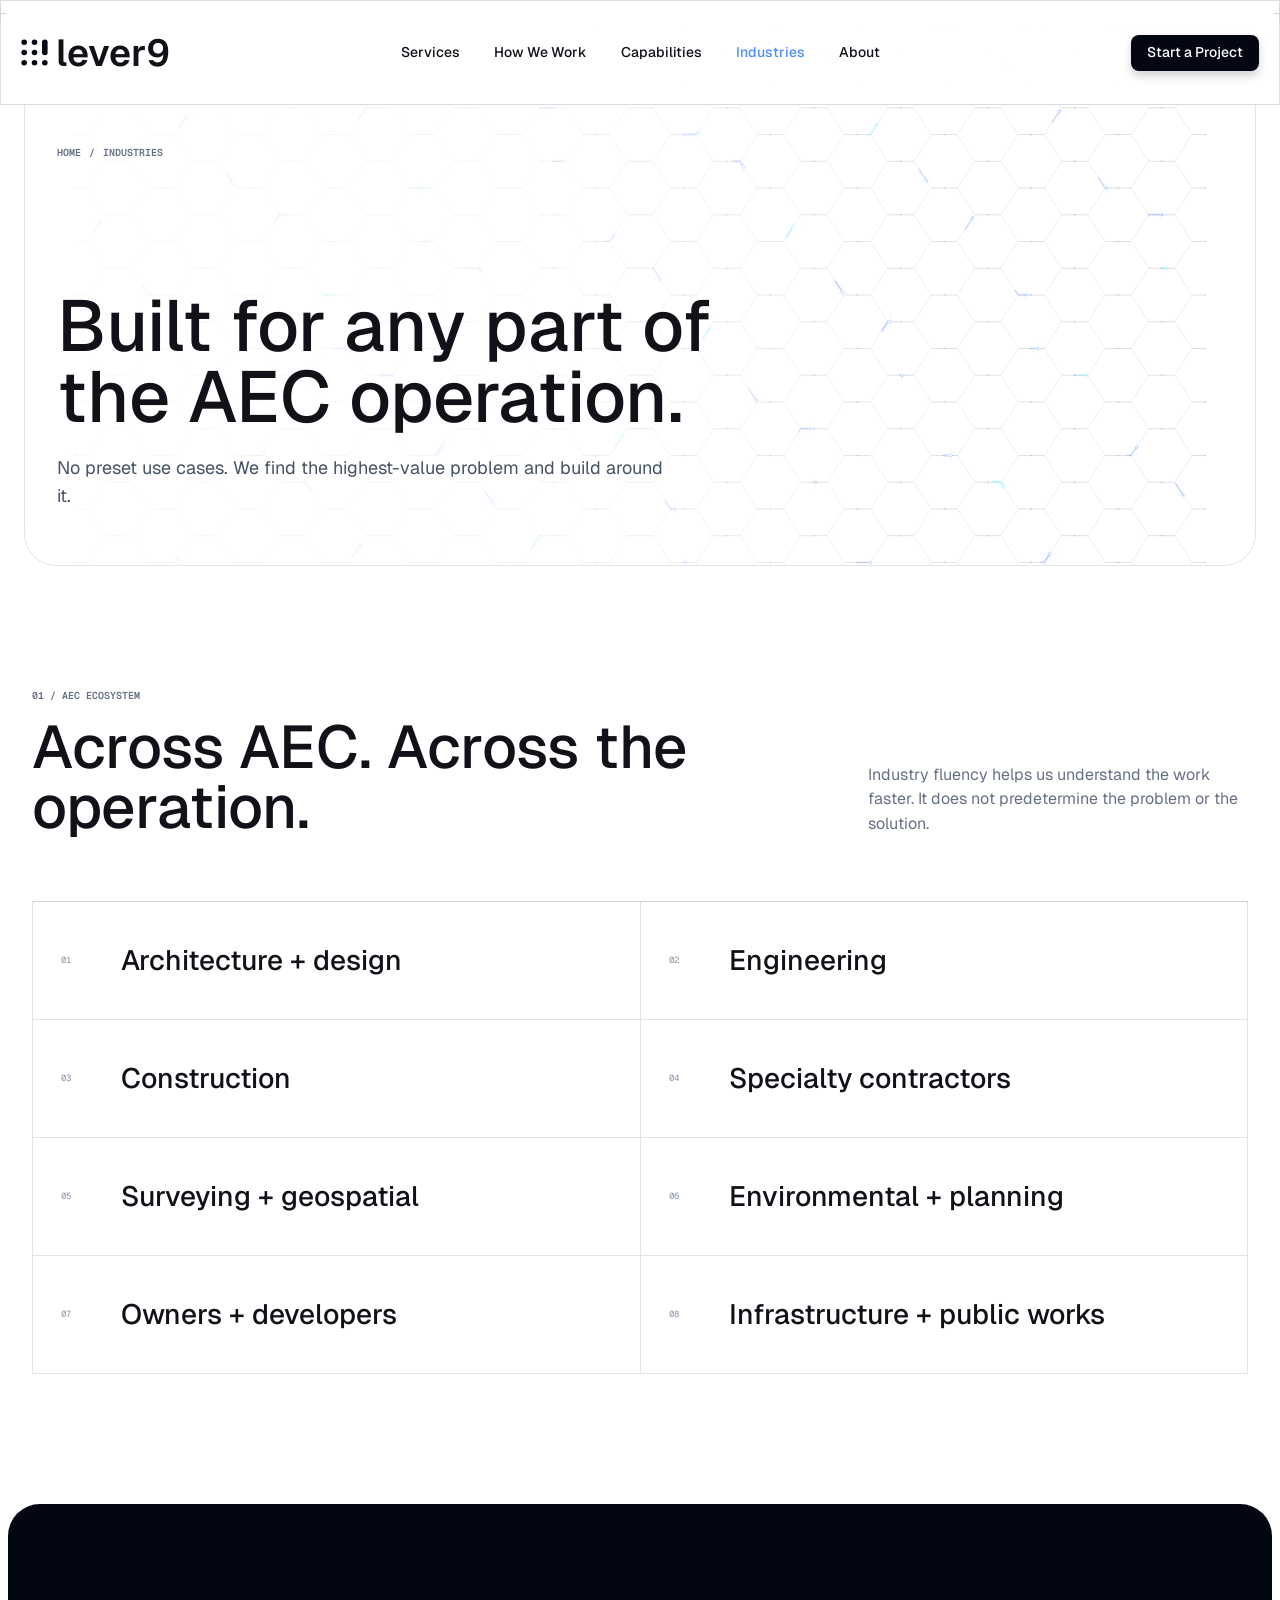
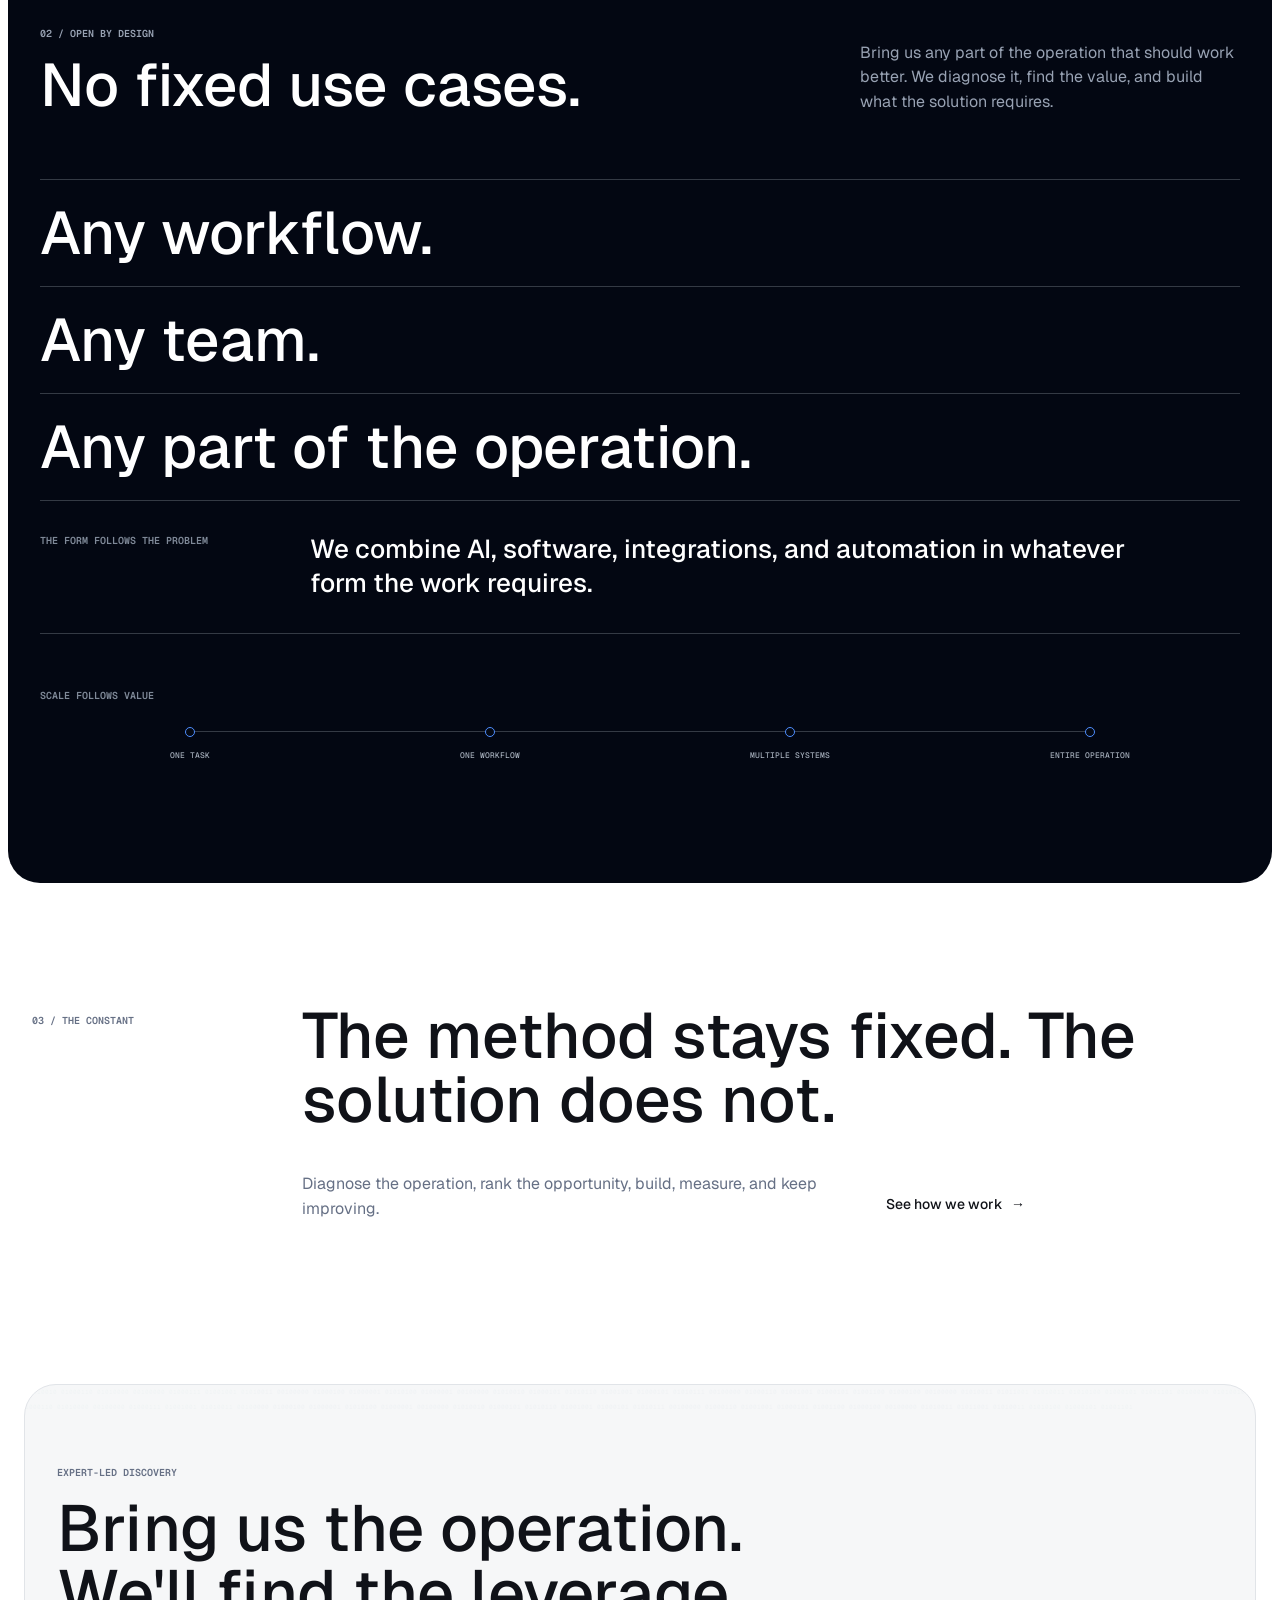
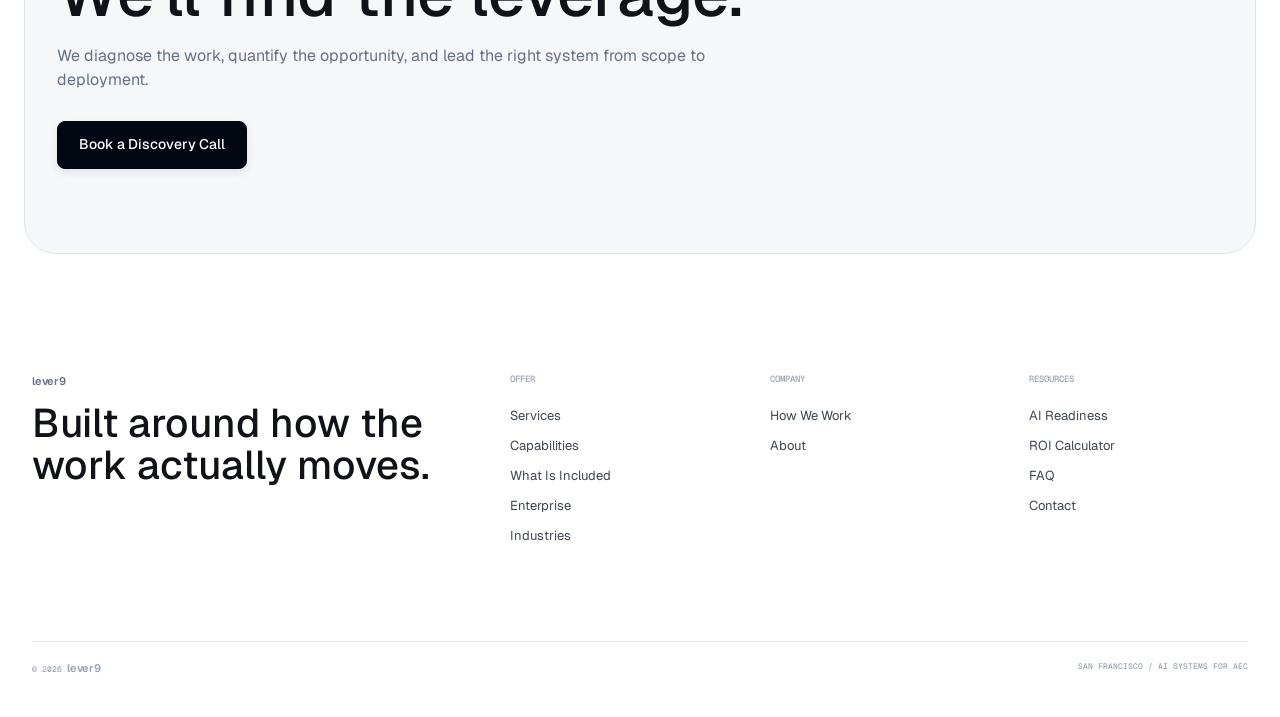
<file: industries.html>
<!doctype html>
<html lang="en">
  <head>
    <meta charset="UTF-8" />
    <meta name="viewport" content="width=device-width, initial-scale=1.0" />
    <meta name="theme-color" content="#ffffff" />
    <meta
      name="description"
      content="Custom AI systems for architecture, engineering, construction, surveying, environmental, and adjacent AEC operations."
    />
    <title>Industries | lever9</title>
    <link rel="icon" href="public/favicon.svg" type="image/svg+xml" />
    <link rel="alternate icon" href="public/favicon-16.png" sizes="16x16" type="image/png" />
    <link rel="alternate icon" href="public/favicon-32.png" sizes="32x32" type="image/png" />
    <link rel="apple-touch-icon" href="public/favicon-180.png" />
    <link rel="stylesheet" href="site.css?v=lever9-nav-20260812-3" />
    <script src="site.js?v=lever9-nav-20260812-3" defer></script>
  </head>
  <body>
    <div data-site-header data-current="industries"></div>
    <main>
      <section class="page-hero page-hero-hex" data-hex-hero aria-labelledby="page-title">
        <canvas class="workflow-branch-visual" data-workflow-branch aria-hidden="true"></canvas>
        <div class="page-hero-copy">
          <div class="breadcrumbs">
            <a href="index.html">Home</a>
            <span>/</span>
            <span>Industries</span>
          </div>
          <div>
            <h1 id="page-title">Built for any part of the AEC operation.</h1>
            <p>No preset use cases. We find the highest-value problem and build around it.</p>
          </div>
        </div>
        <div class="page-hero-art" aria-hidden="true"></div>
      </section>

      <section class="section section-paper" aria-labelledby="aec-markets">
        <div class="section-inner">
          <div class="section-head reveal">
            <div>
              <p class="section-index">01 / AEC ecosystem</p>
              <h2 id="aec-markets">Across AEC. Across the operation.</h2>
            </div>
            <p>Industry fluency helps us understand the work faster. It does not predetermine the problem or the solution.</p>
          </div>
          <div class="industry-spectrum reveal">
            <article><span>01</span><h3>Architecture + design</h3></article>
            <article><span>02</span><h3>Engineering</h3></article>
            <article><span>03</span><h3>Construction</h3></article>
            <article><span>04</span><h3>Specialty contractors</h3></article>
            <article><span>05</span><h3>Surveying + geospatial</h3></article>
            <article><span>06</span><h3>Environmental + planning</h3></article>
            <article><span>07</span><h3>Owners + developers</h3></article>
            <article><span>08</span><h3>Infrastructure + public works</h3></article>
          </div>
        </div>
      </section>

      <section class="section section-black open-scope-section" aria-labelledby="shared-workflows">
        <div class="section-inner">
          <div class="section-head reveal">
            <div>
              <p class="section-index">02 / Open by design</p>
              <h2 id="shared-workflows">No fixed use cases.</h2>
            </div>
            <p>Bring us any part of the operation that should work better. We diagnose it, find the value, and build what the solution requires.</p>
          </div>
          <div class="open-scope-field reveal-line">
            <div class="open-scope-lines"><span>Any workflow.</span><span>Any team.</span><span>Any part of the operation.</span></div>
            <div class="open-scope-form"><p class="micro-label">The form follows the problem</p><strong>We combine AI, software, integrations, and automation in whatever form the work requires.</strong></div>
          </div>
          <div class="scope-scale reveal">
            <p class="micro-label">Scale follows value</p>
            <div class="scope-continuum"><span>One task</span><span>One workflow</span><span>Multiple systems</span><span>Entire operation</span></div>
          </div>
        </div>
      </section>

      <section class="section section-white" aria-labelledby="custom">
        <div class="section-inner intro-statement">
          <p class="section-index reveal">03 / The constant</p>
          <div class="reveal">
            <h2 id="custom">The method stays fixed. The solution does not.</h2>
            <div class="intro-actions">
              <p>Diagnose the operation, rank the opportunity, build, measure, and keep improving.</p>
              <a class="text-link" href="how-we-work.html">See how we work</a>
            </div>
          </div>
        </div>
      </section>

      <section class="cta" aria-labelledby="cta-title">
        <div class="cta-inner reveal">
          <p class="section-index">Expert-led discovery</p>
          <div class="cta-message">
            <h2 id="cta-title">Bring us the operation. We'll find the leverage.</h2>
            <p>We diagnose the work, quantify the opportunity, and lead the right system from scope to deployment.</p>
            <a class="button button-dark" href="contact.html#schedule">Book a Discovery Call</a>
          </div>
        </div>
      </section>
    </main>
    <div data-site-footer></div>
  </body>
</html>
</file>
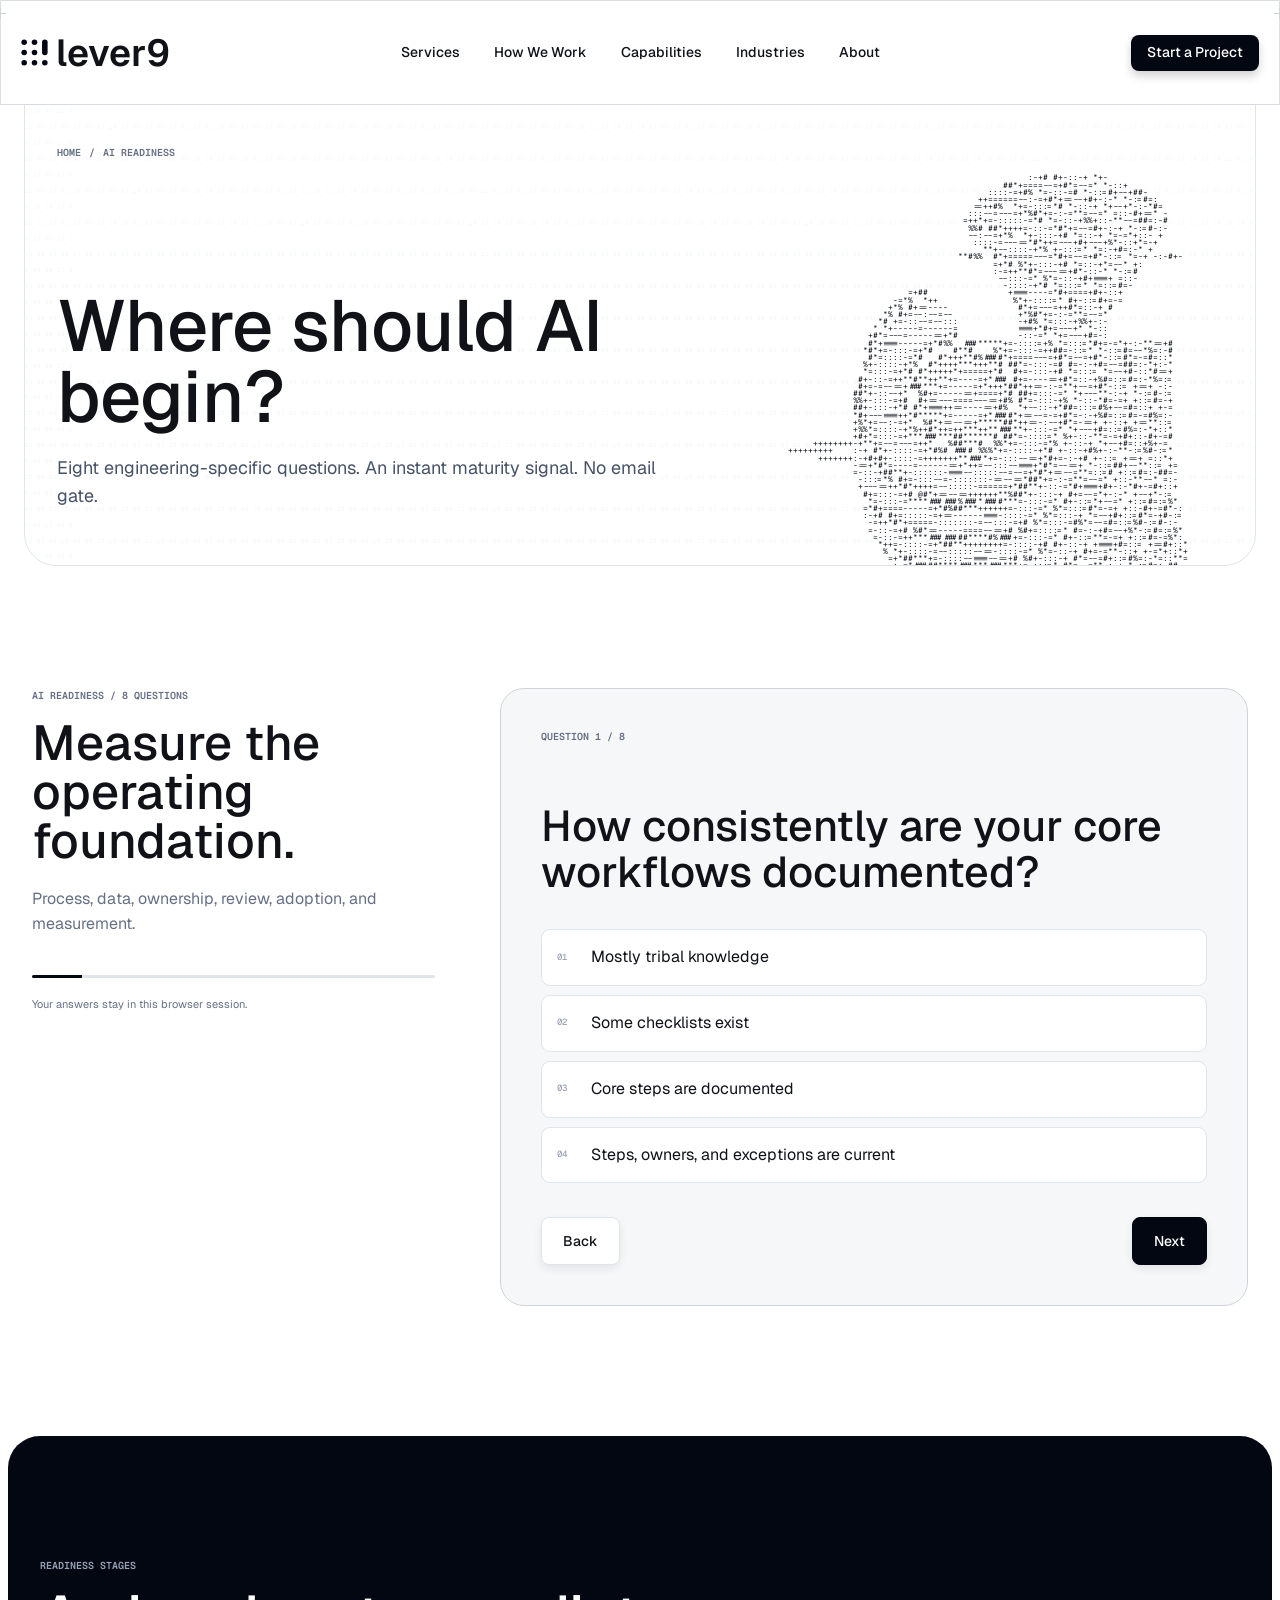
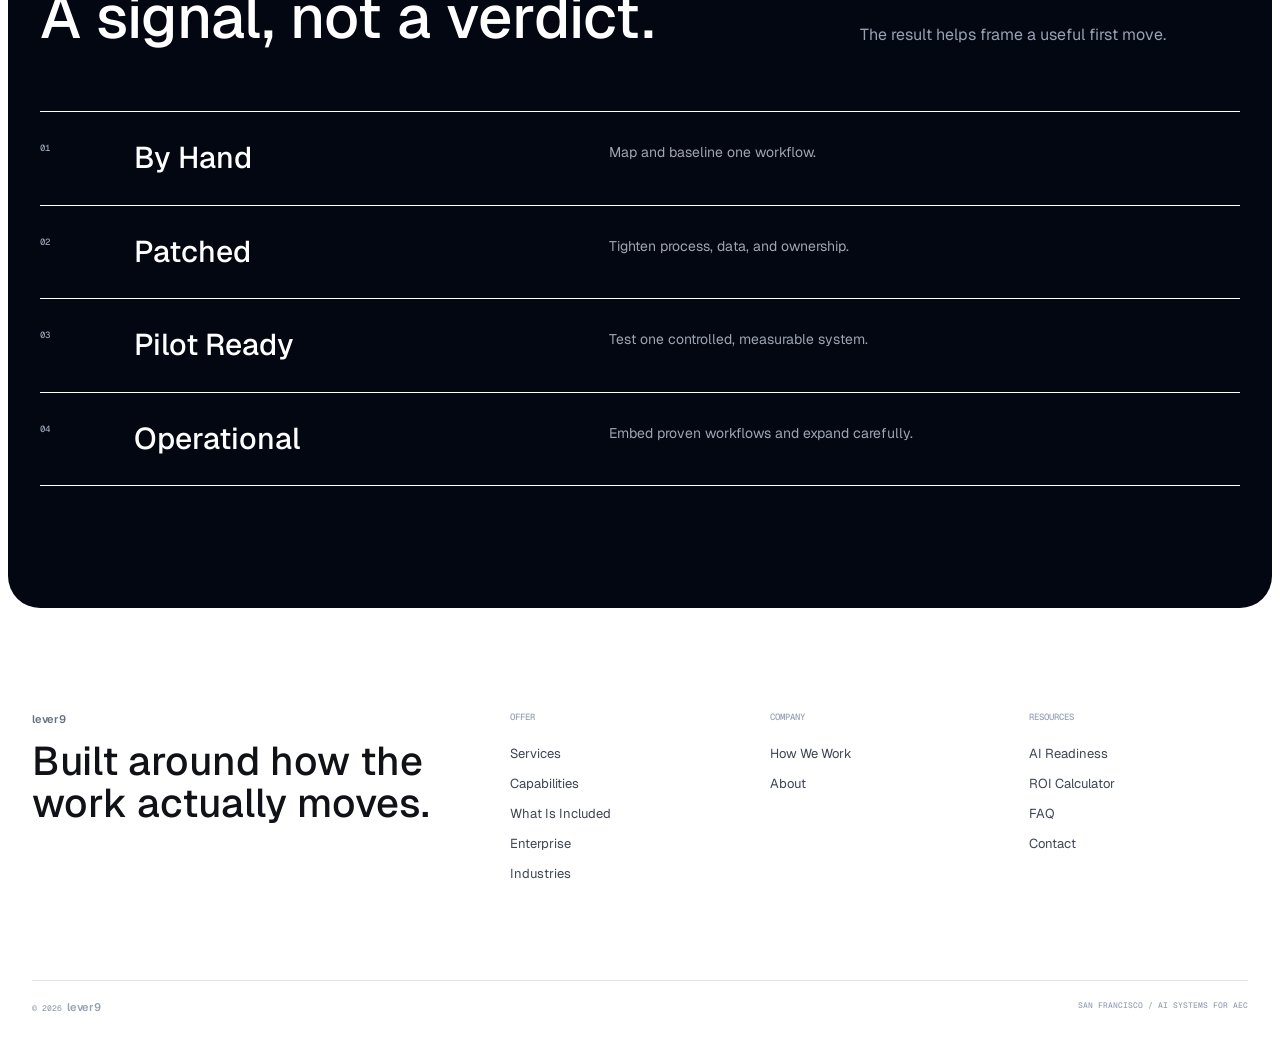
<file: readiness.html>
<!doctype html><html lang="en"><head><meta charset="UTF-8" /><meta name="viewport" content="width=device-width, initial-scale=1.0" /><meta name="theme-color" content="#ffffff" /><meta name="description" content="An AI readiness diagnostic for civil engineering and land surveying firms." /><title>AI Readiness Diagnostic | lever9</title><link rel="icon" href="public/favicon.svg" type="image/svg+xml" /><link rel="alternate icon" href="public/favicon-16.png" sizes="16x16" type="image/png" /><link rel="alternate icon" href="public/favicon-32.png" sizes="32x32" type="image/png" /><link rel="apple-touch-icon" href="public/favicon-180.png" /><link rel="stylesheet" href="site.css?v=lever9-nav-20260812-3" /><script src="site.js?v=lever9-nav-20260812-3" defer></script></head><body>
  <div data-site-header></div>
  <main>
    <section class="page-hero" aria-labelledby="page-title"><div class="page-hero-copy"><div class="breadcrumbs"><a href="index.html">Home</a><span>/</span><span>AI readiness</span></div><div><h1 id="page-title">Where should AI begin?</h1><p>Eight engineering-specific questions. An instant maturity signal. No email gate.</p></div></div><div class="page-hero-art" aria-hidden="true"></div></section>

    <section class="section section-paper"><div class="section-inner quiz-shell">
      <aside class="tool-aside reveal"><p class="section-index">AI readiness / 8 questions</p><h2>Measure the operating foundation.</h2><p>Process, data, ownership, review, adoption, and measurement.</p><div class="quiz-progress"><span data-quiz-progress></span></div><p class="tool-note">Your answers stay in this browser session.</p></aside>
      <div class="quiz-card reveal" data-readiness-quiz><div data-quiz-question-view></div><div class="quiz-result" data-quiz-result></div></div>
    </div></section>

    <section class="section section-black" aria-labelledby="stages"><div class="section-inner"><div class="section-head reveal"><div><p class="section-index">Readiness stages</p><h2 id="stages">A signal, not a verdict.</h2></div><p>The result helps frame a useful first move.</p></div><div class="numbered-list reveal-line"><article class="numbered-row"><span>01</span><h3>By Hand</h3><p>Map and baseline one workflow.</p></article><article class="numbered-row"><span>02</span><h3>Patched</h3><p>Tighten process, data, and ownership.</p></article><article class="numbered-row"><span>03</span><h3>Pilot Ready</h3><p>Test one controlled, measurable system.</p></article><article class="numbered-row"><span>04</span><h3>Operational</h3><p>Embed proven workflows and expand carefully.</p></article></div></div></section>
  </main><div data-site-footer></div>
</body></html>
</file>
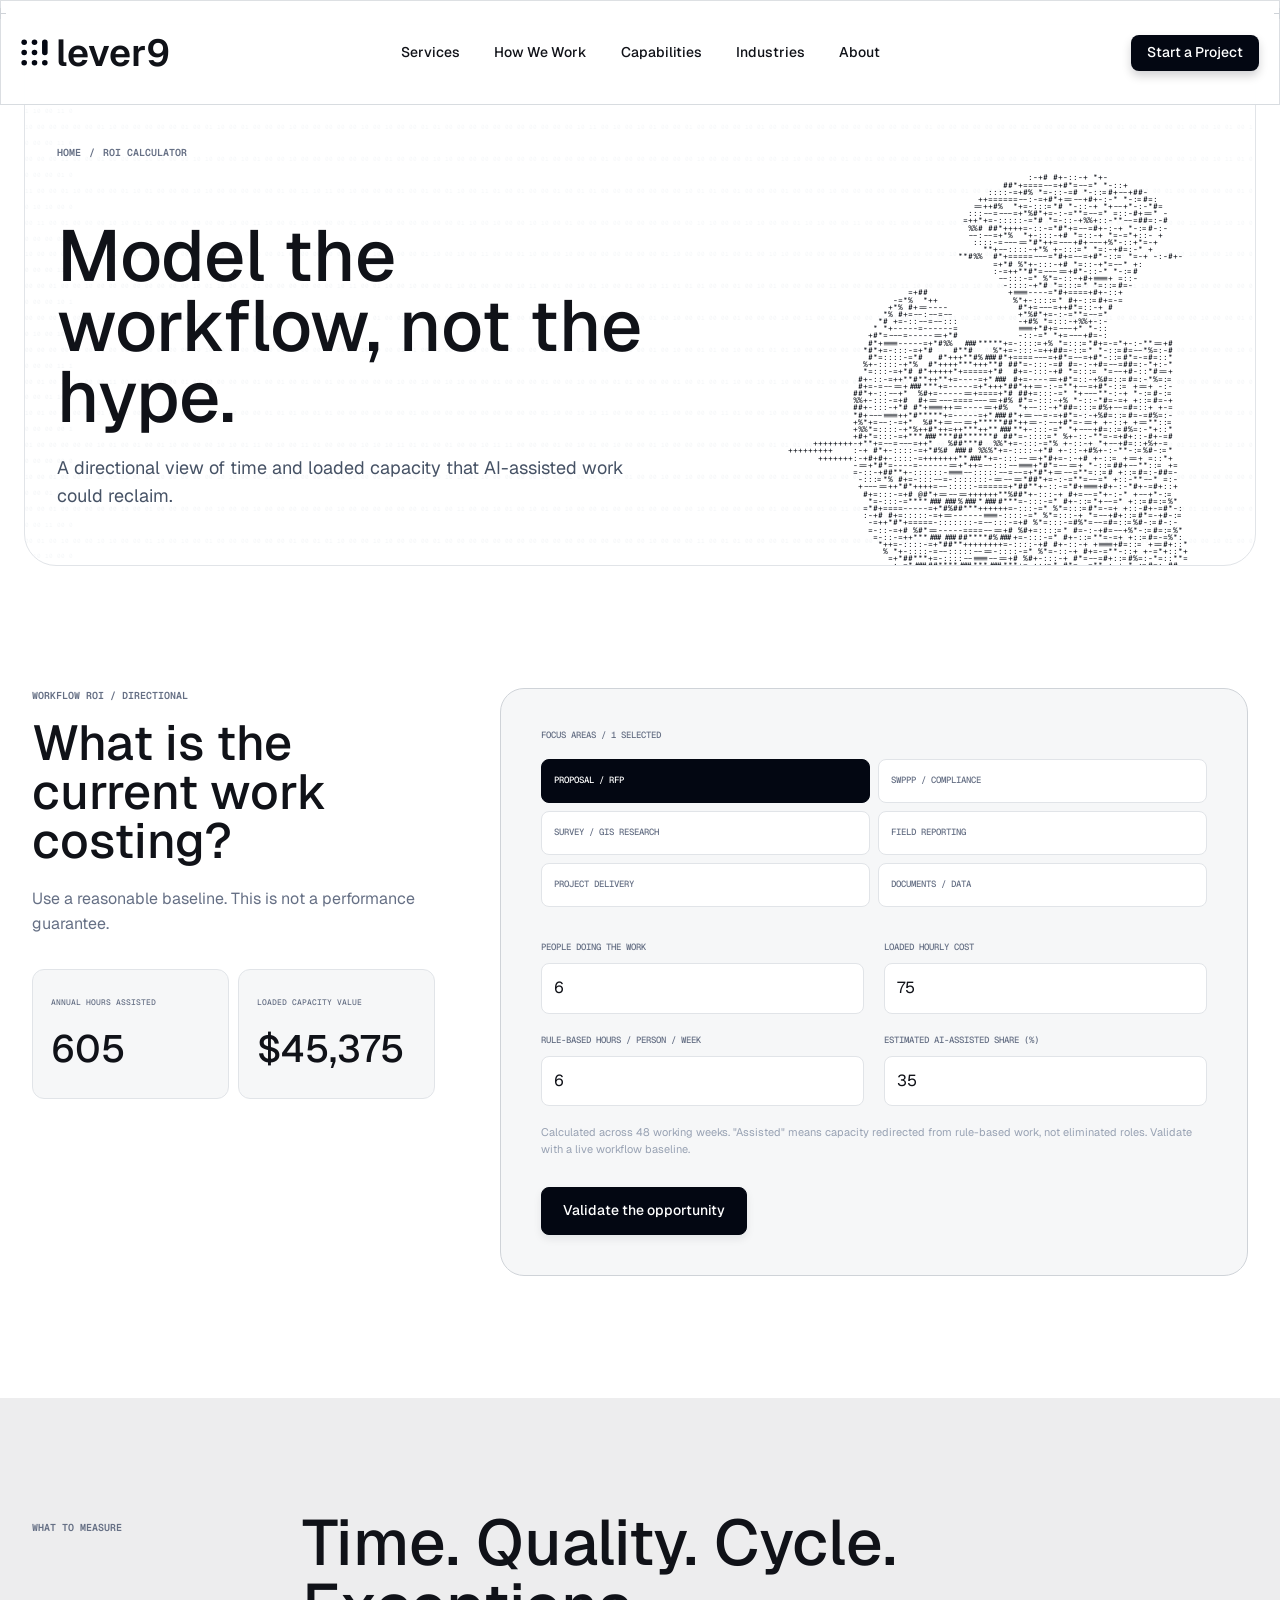
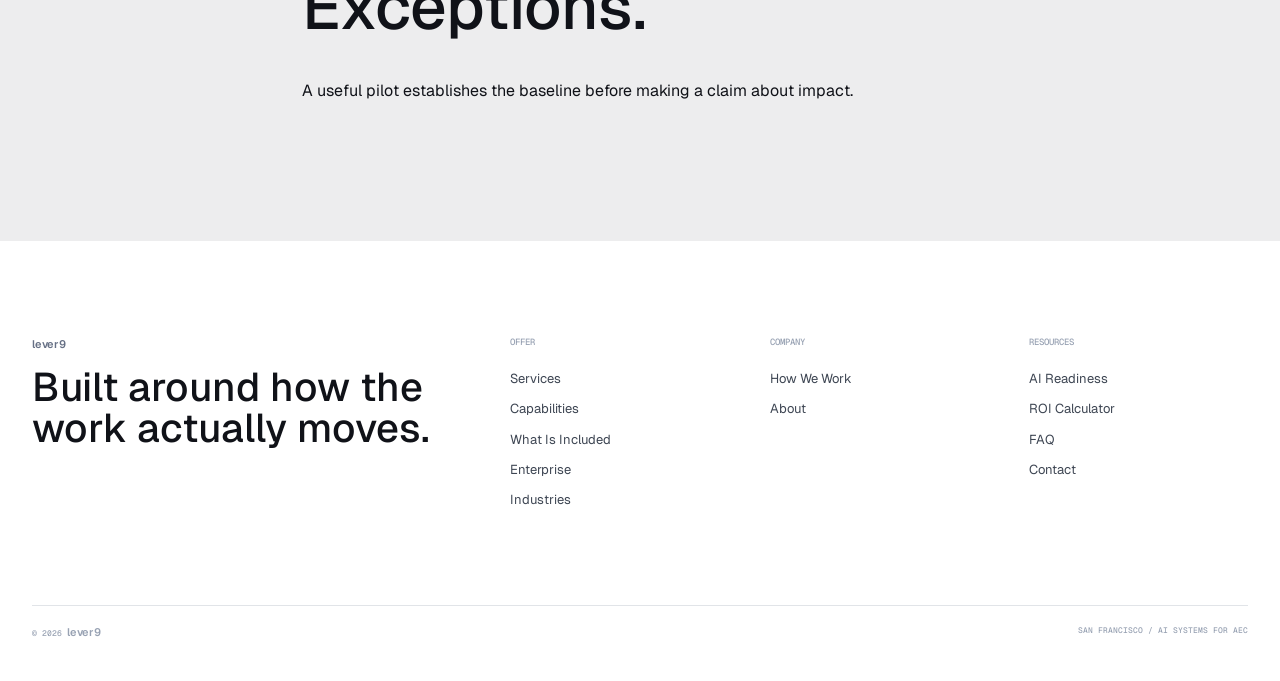
<file: roi.html>
<!doctype html><html lang="en"><head><meta charset="UTF-8" /><meta name="viewport" content="width=device-width, initial-scale=1.0" /><meta name="theme-color" content="#ffffff" /><meta name="description" content="A directional workflow ROI calculator for engineering and surveying teams." /><title>Workflow ROI Calculator | lever9</title><link rel="icon" href="public/favicon.svg" type="image/svg+xml" /><link rel="alternate icon" href="public/favicon-16.png" sizes="16x16" type="image/png" /><link rel="alternate icon" href="public/favicon-32.png" sizes="32x32" type="image/png" /><link rel="apple-touch-icon" href="public/favicon-180.png" /><link rel="stylesheet" href="site.css?v=lever9-nav-20260812-3" /><script src="site.js?v=lever9-nav-20260812-3" defer></script></head><body>
  <div data-site-header></div>
  <main>
    <section class="page-hero" aria-labelledby="page-title"><div class="page-hero-copy"><div class="breadcrumbs"><a href="index.html">Home</a><span>/</span><span>ROI calculator</span></div><div><h1 id="page-title">Model the workflow, not the hype.</h1><p>A directional view of time and loaded capacity that AI-assisted work could reclaim.</p></div></div><div class="page-hero-art" aria-hidden="true"></div></section>

    <section class="section section-paper"><div class="section-inner calculator-shell">
      <aside class="tool-aside reveal"><p class="section-index">Workflow ROI / Directional</p><h2>What is the current work costing?</h2><p>Use a reasonable baseline. This is not a performance guarantee.</p><div class="roi-output"><div class="roi-metric"><span>Annual hours assisted</span><strong data-roi-hours>0</strong></div><div class="roi-metric"><span>Loaded capacity value</span><strong data-roi-value>$0</strong></div></div></aside>
      <form class="calculator-panel reveal" data-roi-form>
        <div class="field field-wide"><label>Focus areas / <span data-roi-focus>0</span> selected</label><div class="check-grid">
          <div class="check-option"><input id="focus-rfp" name="focus" type="checkbox" value="RFP" checked /><label for="focus-rfp">Proposal / RFP</label></div><div class="check-option"><input id="focus-swppp" name="focus" type="checkbox" value="SWPPP" /><label for="focus-swppp">SWPPP / compliance</label></div><div class="check-option"><input id="focus-gis" name="focus" type="checkbox" value="GIS" /><label for="focus-gis">Survey / GIS research</label></div><div class="check-option"><input id="focus-field" name="focus" type="checkbox" value="Field" /><label for="focus-field">Field reporting</label></div><div class="check-option"><input id="focus-delivery" name="focus" type="checkbox" value="Delivery" /><label for="focus-delivery">Project delivery</label></div><div class="check-option"><input id="focus-docs" name="focus" type="checkbox" value="Documents" /><label for="focus-docs">Documents / data</label></div>
        </div></div>
        <div class="calculator-grid" style="margin-top: 34px">
          <div class="field"><label for="team">People doing the work</label><input id="team" name="team" type="number" min="1" max="500" value="6" /></div>
          <div class="field"><label for="hourly">Loaded hourly cost</label><input id="hourly" name="hourly" type="number" min="0" max="1000" value="75" /></div>
          <div class="field"><label for="weekly">Rule-based hours / person / week</label><input id="weekly" name="weekly" type="number" min="0" max="80" step="0.5" value="6" /></div>
          <div class="field"><label for="assist">Estimated AI-assisted share (%)</label><input id="assist" name="assist" type="number" min="0" max="100" value="35" /></div>
        </div>
        <p class="tool-note">Calculated across 48 working weeks. "Assisted" means capacity redirected from rule-based work, not eliminated roles. Validate with a live workflow baseline.</p>
        <div class="button-row" style="margin-top: 28px"><a class="button button-blue" href="contact.html">Validate the opportunity</a></div>
      </form>
    </div></section>

    <section class="section section-blue" aria-labelledby="measure"><div class="section-inner intro-statement"><p class="section-index reveal">What to measure</p><div class="reveal"><h2 id="measure">Time. Quality. Cycle. Exceptions.</h2><p>A useful pilot establishes the baseline before making a claim about impact.</p></div></div></section>
  </main><div data-site-footer></div>
</body></html>
</file>
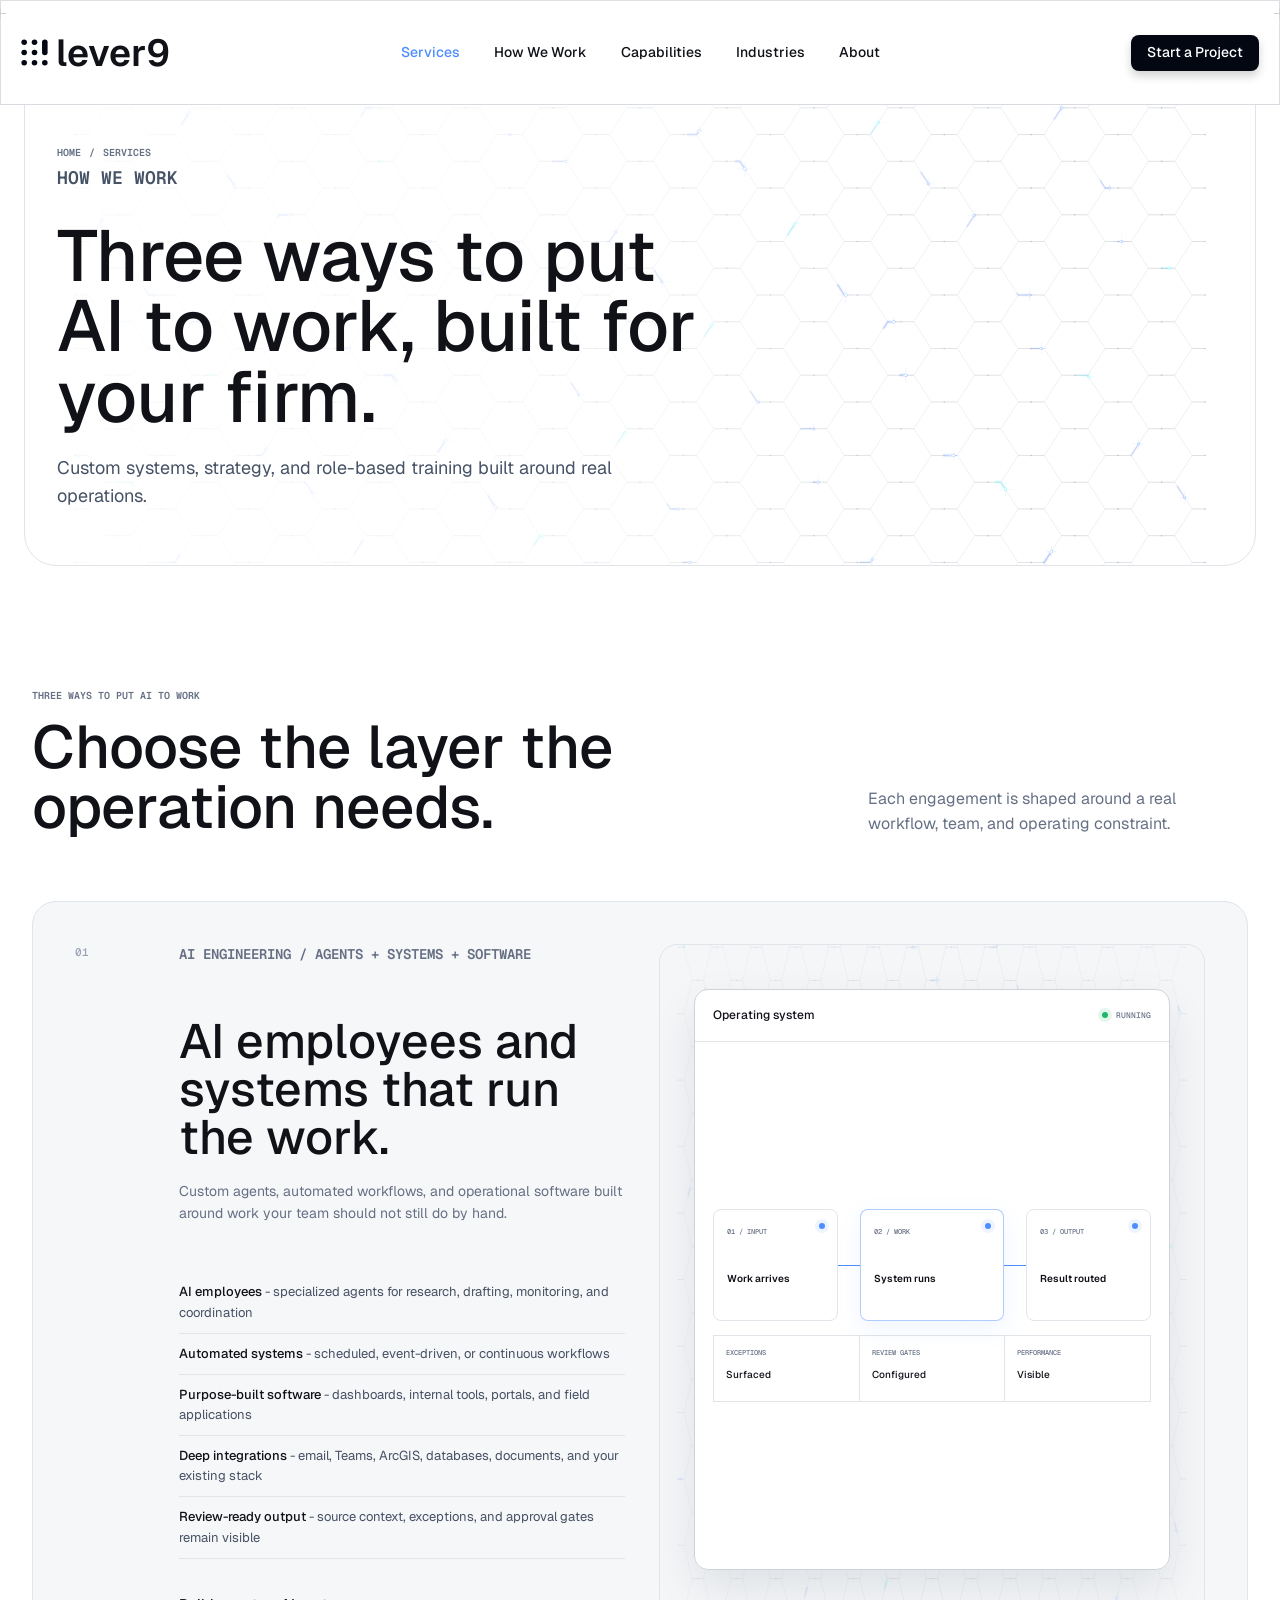
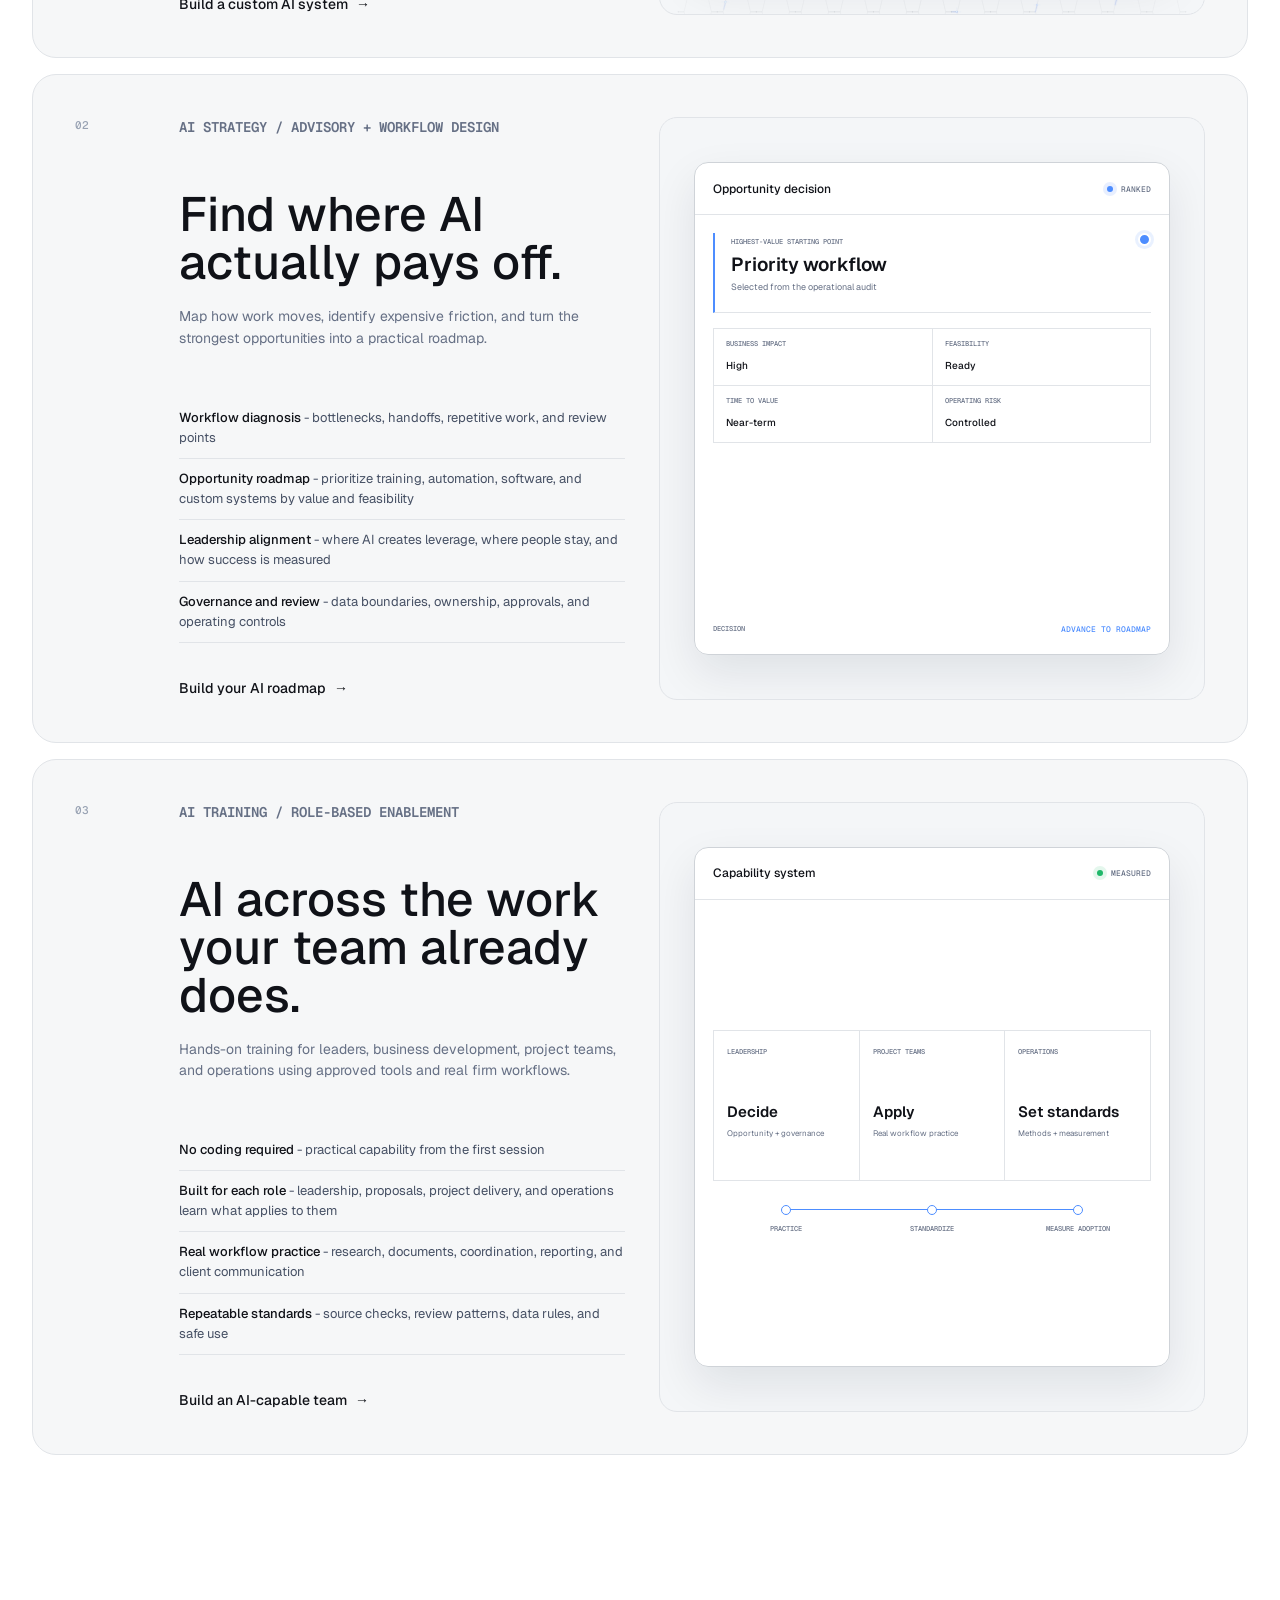
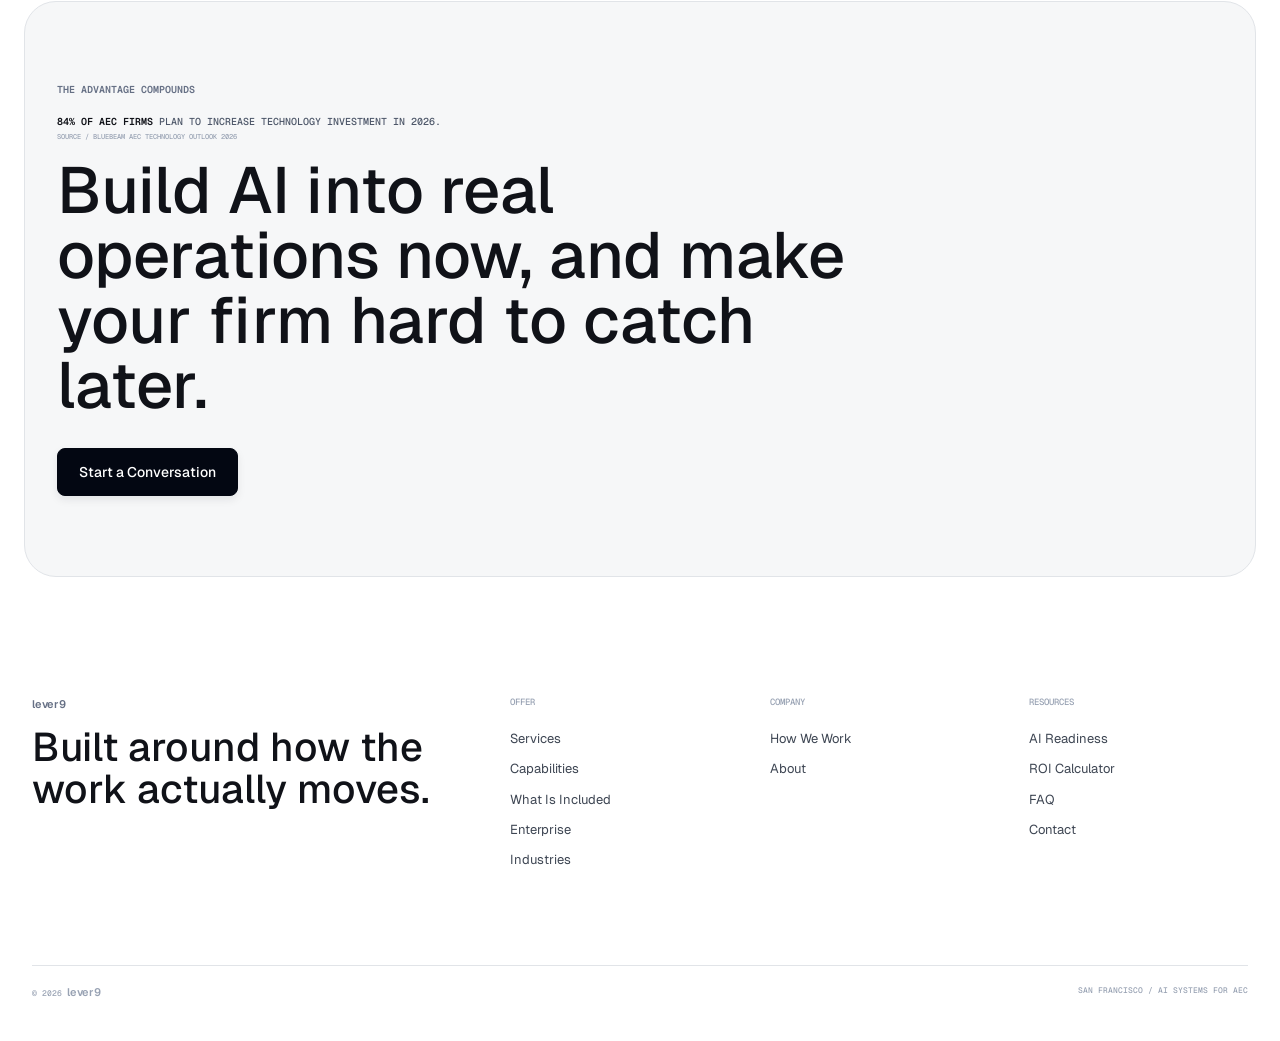
<file: services.html>
<!doctype html>
<html lang="en">
  <head>
    <meta charset="UTF-8" />
    <meta name="viewport" content="width=device-width, initial-scale=1.0" />
    <meta name="theme-color" content="#ffffff" />
    <meta name="description" content="Custom AI engineering, strategy, and training for civil engineering and land surveying firms." />
    <title>Services | lever9</title>
    <link rel="icon" href="public/favicon.svg" type="image/svg+xml" />
    <link rel="alternate icon" href="public/favicon-16.png" sizes="16x16" type="image/png" />
    <link rel="alternate icon" href="public/favicon-32.png" sizes="32x32" type="image/png" />
    <link rel="apple-touch-icon" href="public/favicon-180.png" />
    <link rel="stylesheet" href="site.css?v=lever9-nav-20260812-3" />
    <script src="site.js?v=lever9-nav-20260812-3" defer></script>
  </head>
  <body>
    <div data-site-header data-current="services"></div>
    <main>
      <section class="page-hero page-hero-hex" data-hex-hero aria-labelledby="page-title">
        <canvas class="workflow-branch-visual" data-workflow-branch aria-hidden="true"></canvas>
        <div class="page-hero-copy"><div class="breadcrumbs"><a href="index.html">Home</a><span>/</span><span>Services</span></div><div><p class="scramble-label" data-label="How we work">How we work</p><h1 id="page-title">Three ways to put AI to work, built for your firm.</h1><p>Custom systems, strategy, and role-based training built around real operations.</p></div></div>
        <div class="page-hero-art" aria-hidden="true"></div>
      </section>

      <section class="content-section" aria-labelledby="service-title">
        <p class="scramble-label" data-label="Three ways to put AI to work">Three ways to put AI to work</p>
        <div class="section-head reveal"><div><h2 id="service-title">Choose the layer the operation needs.</h2></div><p>Each engagement is shaped around a real workflow, team, and operating constraint.</p></div>

        <div class="service-stack">
          <article class="service-row reveal" id="engineering">
            <span class="service-number">01</span>
            <div class="service-main"><p class="micro-label">AI Engineering / Agents + systems + software</p><h3>AI employees and systems that run the work.</h3><p>Custom agents, automated workflows, and operational software built around work your team should not still do by hand.</p><ul class="service-points"><li><strong>AI employees</strong> - specialized agents for research, drafting, monitoring, and coordination</li><li><strong>Automated systems</strong> - scheduled, event-driven, or continuous workflows</li><li><strong>Purpose-built software</strong> - dashboards, internal tools, portals, and field applications</li><li><strong>Deep integrations</strong> - email, Teams, ArcGIS, databases, documents, and your existing stack</li><li><strong>Review-ready output</strong> - source context, exceptions, and approval gates remain visible</li></ul><a class="text-link" href="contact.html">Build a custom AI system</a></div>
            <div class="service-visual" aria-label="A custom AI system moving work from trigger to controlled outcome">
              <canvas class="workflow-branch-visual" data-workflow-branch aria-hidden="true"></canvas>
              <div class="service-ui service-ui-system">
                <div class="service-ui-head">
                  <span>Operating system</span>
                  <span class="service-ui-status" data-tone="green">running</span>
                </div>
                <div class="service-system-map">
                  <div class="service-system-flow">
                    <article><span>01 / Input</span><strong>Work arrives</strong></article>
                    <i aria-hidden="true"></i>
                    <article><span>02 / Work</span><strong>System runs</strong></article>
                    <i aria-hidden="true"></i>
                    <article><span>03 / Output</span><strong>Result routed</strong></article>
                  </div>
                  <div class="service-control-grid">
                    <article><span>Exceptions</span><strong>Surfaced</strong></article>
                    <article><span>Review gates</span><strong>Configured</strong></article>
                    <article><span>Performance</span><strong>Visible</strong></article>
                  </div>
                </div>
              </div>
            </div>
          </article>

          <article class="service-row reveal" id="strategy">
            <span class="service-number">02</span>
            <div class="service-main"><p class="micro-label">AI Strategy / Advisory + workflow design</p><h3>Find where AI actually pays off.</h3><p>Map how work moves, identify expensive friction, and turn the strongest opportunities into a practical roadmap.</p><ul class="service-points"><li><strong>Workflow diagnosis</strong> - bottlenecks, handoffs, repetitive work, and review points</li><li><strong>Opportunity roadmap</strong> - prioritize training, automation, software, and custom systems by value and feasibility</li><li><strong>Leadership alignment</strong> - where AI creates leverage, where people stay, and how success is measured</li><li><strong>Governance and review</strong> - data boundaries, ownership, approvals, and operating controls</li></ul><a class="text-link" href="contact.html">Build your AI roadmap</a></div>
            <div class="service-visual" aria-label="An AI opportunity ranked from operational evidence">
              <canvas class="workflow-branch-visual" data-workflow-branch aria-hidden="true"></canvas>
              <div class="service-ui service-ui-strategy">
                <div class="service-ui-head">
                  <span>Opportunity decision</span>
                  <span class="service-ui-status" data-tone="blue">ranked</span>
                </div>
                <div class="service-decision-map">
                  <div class="service-priority">
                    <span>Highest-value starting point</span>
                    <strong>Priority workflow</strong>
                    <small>Selected from the operational audit</small>
                  </div>
                  <div class="service-criteria-grid">
                    <article><span>Business impact</span><strong>High</strong></article>
                    <article><span>Feasibility</span><strong>Ready</strong></article>
                    <article><span>Time to value</span><strong>Near-term</strong></article>
                    <article><span>Operating risk</span><strong>Controlled</strong></article>
                  </div>
                  <div class="service-decision-foot"><span>Decision</span><strong>Advance to roadmap</strong></div>
                </div>
              </div>
            </div>
          </article>

          <article class="service-row reveal" id="training">
            <span class="service-number">03</span>
            <div class="service-main"><p class="micro-label">AI Training / Role-based enablement</p><h3>AI across the work your team already does.</h3><p>Hands-on training for leaders, business development, project teams, and operations using approved tools and real firm workflows.</p><ul class="service-points"><li><strong>No coding required</strong> - practical capability from the first session</li><li><strong>Built for each role</strong> - leadership, proposals, project delivery, and operations learn what applies to them</li><li><strong>Real workflow practice</strong> - research, documents, coordination, reporting, and client communication</li><li><strong>Repeatable standards</strong> - source checks, review patterns, data rules, and safe use</li></ul><a class="text-link" href="enterprise.html">Build an AI-capable team</a></div>
            <div class="service-visual" aria-label="Role-based AI training moving from practice to measured adoption">
              <canvas class="workflow-branch-visual" data-workflow-branch aria-hidden="true"></canvas>
              <div class="service-ui service-ui-training">
                <div class="service-ui-head">
                  <span>Capability system</span>
                  <span class="service-ui-status" data-tone="green">measured</span>
                </div>
                <div class="service-enablement-map">
                  <div class="service-role-grid">
                    <article><span>Leadership</span><strong>Decide</strong><small>Opportunity + governance</small></article>
                    <article><span>Project teams</span><strong>Apply</strong><small>Real workflow practice</small></article>
                    <article><span>Operations</span><strong>Set standards</strong><small>Methods + measurement</small></article>
                  </div>
                  <div class="service-adoption-path" aria-label="Practice, standardize, and measure adoption">
                    <span>Practice</span><span>Standardize</span><span>Measure adoption</span>
                  </div>
                </div>
              </div>
            </div>
          </article>
        </div>
      </section>

      <section class="cta cta-hex" aria-labelledby="cta-title">
        <canvas class="workflow-branch-visual" data-workflow-branch aria-hidden="true"></canvas>
        <div class="cta-inner reveal">
          <div class="cta-kicker">
            <p class="scramble-label" data-label="The advantage compounds">The advantage compounds</p>
            <div class="cta-stat">
              <p><strong>84% of AEC firms</strong> plan to increase technology investment in 2026.</p>
              <a href="https://press.bluebeam.com/2025/10/new-bluebeam-report-shows-early-ai-adopters-in-aec-seeing-significant-roi-despite-uneven-adoption/" target="_blank" rel="noopener noreferrer">Source / Bluebeam AEC Technology Outlook 2026</a>
            </div>
          </div>
          <div><h2 id="cta-title">Build AI into real operations now, and make your firm hard to catch later.</h2><a class="button button-dark" href="contact.html">Start a Conversation</a></div>
        </div>
      </section>
    </main>
    <div data-site-footer></div>
  </body>
</html>
</file>
<file: site.css>
@font-face {
  font-family: "Geist";
  src: url("public/fonts/geist-400.woff2") format("woff2");
  font-weight: 400;
  font-style: normal;
  font-display: swap;
}

@font-face {
  font-family: "Geist";
  src: url("public/fonts/geist-500.woff2") format("woff2");
  font-weight: 500;
  font-style: normal;
  font-display: swap;
}

@font-face {
  font-family: "Geist";
  src: url("public/fonts/geist-600.woff2") format("woff2");
  font-weight: 600;
  font-style: normal;
  font-display: swap;
}

@font-face {
  font-family: "Geist Mono";
  src: url("public/fonts/geist-mono-500.woff2") format("woff2");
  font-weight: 500;
  font-style: normal;
  font-display: swap;
}

@font-face {
  font-family: "Geist Mono";
  src: url("public/fonts/geist-mono-600.woff2") format("woff2");
  font-weight: 600;
  font-style: normal;
  font-display: swap;
}

:root {
  --ink: #030712;
  --text: #101218;
  --muted: #667085;
  --faint: #98a2b3;
  --line: #e1e4e8;
  --line-strong: #cfd3d8;
  --soft: #f6f7f8;
  --panel: #ededee;
  --white: #ffffff;
  --blue: #4d8dff;
  --green: #20b86a;
  --amber: #f3b63f;
  --red: #ff5f57;
  --sans: "Geist", Arial, sans-serif;
  --mono: "Geist Mono", "SFMono-Regular", Consolas, monospace;
  --max: 1280px;
  --gutter: 32px;
  --nav-h: 105px;
  --radius-lg: 32px;
  --radius-md: 24px;
  --radius-sm: 8px;
  --shadow: 0 20px 55px rgba(16, 24, 40, 0.1);
}

* {
  box-sizing: border-box;
  letter-spacing: 0;
}

html {
  color: var(--text);
  background: var(--white);
  scroll-behavior: smooth;
}

body {
  margin: 0;
  overflow-x: clip;
  color: var(--text);
  background: var(--white);
  font-family: var(--sans);
  font-size: 16px;
  line-height: 1.55;
  -webkit-font-smoothing: antialiased;
}

body.menu-open {
  overflow: hidden;
}

img,
svg {
  display: block;
  max-width: 100%;
}

button,
input,
select,
textarea {
  color: inherit;
  font: inherit;
}

button,
a {
  -webkit-tap-highlight-color: transparent;
}

a {
  color: inherit;
  text-decoration: none;
}

h1,
h2,
h3,
h4,
p {
  margin-top: 0;
}

h1,
h2,
h3,
h4 {
  font-weight: 500;
}

::selection {
  color: var(--white);
  background: var(--ink);
}

.site-header {
  position: fixed;
  z-index: 100;
  top: 0;
  right: 0;
  left: 0;
  height: var(--nav-h);
  border-top: 1px solid rgba(207, 211, 216, 0.7);
  border-bottom: 1px solid rgba(207, 211, 216, 0.8);
  background: rgba(255, 255, 255, 0.97);
}

.home-page .site-header:not(.is-scrolled) {
  border-color: transparent;
  background: transparent;
  backdrop-filter: none;
}

.home-page .site-header:not(.is-scrolled) .nav-inner {
  border-color: transparent;
}

.nav-inner {
  position: relative;
  display: grid;
  grid-template-columns: minmax(250px, 1fr) auto minmax(250px, 1fr);
  align-items: center;
  max-width: var(--max);
  height: 100%;
  margin: 0 auto;
  padding: 0 20px;
  border-right: 1px solid rgba(207, 211, 216, 0.75);
  border-left: 1px solid rgba(207, 211, 216, 0.75);
  transition: transform 220ms cubic-bezier(.22, .61, .36, 1);
}

.nav-inner::before,
.nav-inner::after {
  position: absolute;
  top: 7px;
  width: 11px;
  height: 11px;
  content: "";
  background: linear-gradient(var(--line-strong), var(--line-strong)) center / 1px 11px no-repeat,
    linear-gradient(90deg, var(--line-strong), var(--line-strong)) center / 11px 1px no-repeat;
}

.nav-inner::before { left: -6px; }
.nav-inner::after { right: -6px; }

.brand {
  position: relative;
  z-index: 1;
  display: inline-flex;
  gap: 8.25px;
  align-items: center;
  width: max-content;
  font-size: 37.5px;
  font-weight: 600;
  letter-spacing: -.03em;
  line-height: 1;
}

.home-page .site-header:not(.is-scrolled) .brand::before {
  position: absolute;
  z-index: -1;
  inset: -5px -9px;
  content: "";
  background: var(--white);
}

.brand-mark {
  display: block;
  width: 27px;
  height: 27px;
  color: var(--ink);
}

.site-nav {
  display: flex;
  gap: 34px;
  align-items: center;
}

.site-nav a,
.header-link {
  font-size: 14px;
  font-weight: 500;
}

.site-nav a {
  transition: color 180ms ease;
}

.site-nav a:hover,
.site-nav a[aria-current="page"] {
  color: var(--blue);
}

.header-actions {
  display: flex;
  justify-content: flex-end;
}

.header-link {
  display: inline-flex;
  min-height: 36px;
  padding: 0 16px;
  align-items: center;
  border-radius: var(--radius-sm);
  color: var(--white);
  background: var(--ink);
  box-shadow: 0 5px 10px rgba(3, 7, 18, 0.18);
  transition: transform 180ms ease, box-shadow 180ms ease;
}

.header-link:hover {
  transform: translateY(-1px);
  box-shadow: 0 8px 18px rgba(3, 7, 18, 0.2);
}

.menu-toggle {
  display: none;
  width: 42px;
  height: 42px;
  padding: 0;
  border: 0;
  background: transparent;
  cursor: pointer;
}

.menu-toggle span {
  display: block;
  width: 19px;
  height: 1px;
  margin: 5px auto;
  background: var(--ink);
  transition: transform 180ms ease;
}

.menu-open .menu-toggle span:first-child {
  transform: translateY(3px) rotate(45deg);
}

.menu-open .menu-toggle span:last-child {
  transform: translateY(-3px) rotate(-45deg);
}

.mobile-menu {
  position: fixed;
  z-index: 90;
  inset: var(--nav-h) 0 0;
  display: none;
  padding: 25px 24px 100px;
  background: rgba(255, 255, 255, 0.98);
  transform: translateY(-110%);
  transition: transform 280ms cubic-bezier(0.77, 0, 0.18, 1);
}

.mobile-menu a {
  display: flex;
  min-height: 58px;
  align-items: center;
  border-bottom: 1px solid var(--line);
  font-size: 24px;
  font-weight: 500;
}

.mobile-menu small {
  display: block;
  margin-top: 28px;
  color: var(--muted);
  font-family: var(--mono);
  font-size: 10px;
  text-transform: uppercase;
}

.menu-open .mobile-menu {
  transform: translateY(0);
}

.scroll-progress {
  position: absolute;
  right: 0;
  bottom: -1px;
  left: 0;
  height: 2px;
  background: var(--ink);
  transform: scaleX(0);
  transform-origin: left;
}

.mobile-sticky-cta {
  position: fixed;
  z-index: 85;
  right: 16px;
  bottom: 16px;
  left: 16px;
  display: none;
  min-height: 46px;
  align-items: center;
  justify-content: center;
  border-radius: 7px;
  color: var(--white);
  background: var(--ink);
  box-shadow: 0 9px 28px rgba(3, 7, 18, 0.26);
  font-size: 14px;
  font-weight: 500;
}

.button-row {
  display: flex;
  flex-wrap: wrap;
  gap: 10px;
  align-items: center;
}

.button {
  display: inline-flex;
  min-height: 48px;
  padding: 0 21px;
  align-items: center;
  justify-content: center;
  border: 1px solid var(--line);
  border-radius: var(--radius-sm);
  font-size: 14px;
  font-weight: 500;
  background: var(--white);
  box-shadow: 0 4px 8px rgba(16, 24, 40, 0.08);
  cursor: pointer;
  transition: transform 180ms ease, box-shadow 180ms ease, border-color 180ms ease;
}

.button:hover {
  border-color: var(--line-strong);
  transform: translateY(-2px);
  box-shadow: 0 8px 18px rgba(16, 24, 40, 0.12);
}

.button-dark,
.button-blue {
  color: var(--white);
  border-color: var(--ink);
  background: var(--ink);
}

.button-light,
.button-outline {
  color: var(--text);
  border-color: var(--line);
  background: var(--white);
}

.text-link {
  display: inline-flex;
  gap: 8px;
  align-items: center;
  font-size: 14px;
  font-weight: 500;
}

.text-link::after {
  content: "\2192";
  transition: transform 180ms ease;
}

.text-link:hover::after {
  transform: translateX(4px);
}

.eyebrow,
.section-index,
.micro-label,
.scramble-label,
.breadcrumbs,
.rule-label {
  margin: 0;
  color: var(--muted);
  font-family: var(--mono);
  font-size: 10px;
  font-weight: 600;
  line-height: 1.5;
  text-transform: uppercase;
}

.gamut-hero,
.page-hero,
.offer-field {
  position: relative;
  max-width: calc(100% - 48px);
  margin: 24px auto 0;
  overflow: hidden;
  border: 1px solid var(--line);
  border-radius: var(--radius-lg);
  background: var(--white);
}

.gamut-hero {
  min-height: 700px;
}

.binary-layer {
  position: absolute;
  z-index: 0;
  inset: 0;
  overflow: hidden;
  color: #edf1f4;
  font-family: var(--mono);
  font-size: 6px;
  line-height: 2.65;
  opacity: .46;
  word-break: break-all;
  white-space: pre-wrap;
  pointer-events: none;
  user-select: none;
}

.hero-content {
  position: relative;
  z-index: 3;
  display: flex;
  flex-direction: column;
  justify-content: center;
  min-height: 700px;
  max-width: var(--max);
  margin: 0 auto;
  padding: 150px 20px 76px;
}

.hero-copy {
  max-width: 820px;
}

.hero-copy h1 {
  max-width: 820px;
  min-height: 184px;
  margin: 0 0 30px;
  color: var(--ink);
  font-size: 94px;
  font-weight: 500;
  line-height: 0.96;
}

.rotating-line {
  display: block;
  width: max-content;
  max-width: none;
  white-space: nowrap;
  transform-origin: left center;
  transition: opacity 220ms ease, transform 220ms ease;
}

.rotating-line.is-changing {
  opacity: 0;
  transform: translateY(10px);
}

.hero-copy > p {
  max-width: 690px;
  margin-bottom: 34px;
  color: #445066;
  font-size: 19px;
  line-height: 1.55;
}

.ascii-visual {
  position: absolute;
  z-index: 1;
  top: 155px;
  right: 4%;
  bottom: -40px;
  width: 58%;
  overflow: hidden;
  color: #10141c;
  font-family: var(--mono);
  font-size: 9px;
  line-height: 0.9;
  white-space: pre;
  opacity: 0.88;
  pointer-events: none;
  transform: translateY(var(--ascii-shift, 0));
  will-change: transform;
}

.workflow-branch-visual {
  position: absolute;
  z-index: 1;
  top: -14px;
  right: 0;
  bottom: auto;
  width: 100%;
  height: calc(100% + 28px);
  opacity: .5;
  pointer-events: none;
  -webkit-mask-image: linear-gradient(90deg, rgba(0, 0, 0, .16) 0%, rgba(0, 0, 0, .3) 38%, rgba(0, 0, 0, .82) 68%, #000 100%);
  mask-image: linear-gradient(90deg, rgba(0, 0, 0, .16) 0%, rgba(0, 0, 0, .3) 38%, rgba(0, 0, 0, .82) 68%, #000 100%);
}

.hero-coordinate {
  position: absolute;
  z-index: 2;
  right: 30px;
  bottom: 24px;
  color: var(--faint);
  font-family: var(--mono);
  font-size: 9px;
}

.integration-strip {
  position: relative;
  padding: 42px 0 34px;
  overflow: hidden;
}

.integration-strip::before,
.integration-strip::after {
  position: absolute;
  z-index: 2;
  top: 78px;
  bottom: 18px;
  width: clamp(38px, 7vw, 110px);
  content: "";
  pointer-events: none;
}

.integration-strip::before {
  left: 0;
  background: linear-gradient(90deg, var(--white) 12%, rgba(255, 255, 255, 0));
}

.integration-strip::after {
  right: 0;
  background: linear-gradient(270deg, var(--white) 12%, rgba(255, 255, 255, 0));
}

.integration-label {
  margin-bottom: 25px;
  color: var(--muted);
  font-family: var(--mono);
  font-size: 10px;
  font-weight: 600;
  text-align: center;
  text-transform: uppercase;
}

.integration-track {
  display: flex;
  width: max-content;
  align-items: center;
  animation: marquee 52s linear infinite;
  will-change: transform;
}

.integration-set {
  display: flex;
  flex: none;
  gap: clamp(48px, 5.3vw, 78px);
  align-items: center;
  padding-right: clamp(48px, 5.3vw, 78px);
}

.integration-item {
  position: relative;
  display: inline-flex;
  gap: 12px;
  align-items: center;
  color: #252a34;
  font-size: 17px;
  font-weight: 600;
  white-space: nowrap;
  transition: color 180ms ease, transform 180ms ease;
}

.integration-logo {
  display: grid;
  width: 38px;
  height: 38px;
  place-items: center;
  border: 1px solid rgba(17, 24, 39, .1);
  border-radius: 8px;
  background: rgba(255, 255, 255, .9);
  box-shadow: 0 5px 16px rgba(17, 24, 39, .05);
  font-style: normal;
  transition: border-color 180ms ease, box-shadow 180ms ease, transform 180ms ease;
}

.integration-logo img {
  display: block;
  width: 25px;
  height: 25px;
  object-fit: contain;
}

.integration-item:hover {
  color: var(--text);
  transform: translateY(-2px);
}

.integration-item:hover .integration-logo {
  border-color: rgba(62, 139, 255, .34);
  box-shadow: 0 8px 22px rgba(39, 116, 255, .12);
  transform: scale(1.04);
}

.integration-strip:hover .integration-track {
  animation-play-state: paused;
}

@keyframes marquee {
  to { transform: translateX(-50%); }
}

.content-section,
.section {
  position: relative;
  max-width: var(--max);
  margin: 0 auto;
  padding: 122px var(--gutter);
}

.section-inner {
  max-width: var(--max);
  margin: 0 auto;
}

.section-paper,
.section-white {
  color: var(--text);
  background: var(--white);
}

.section-blue {
  color: var(--text);
  background: var(--panel);
}

.section-black {
  max-width: calc(100% - 16px);
  margin: 8px auto;
  padding-right: max(var(--gutter), calc((100vw - var(--max)) / 2 + var(--gutter)));
  padding-left: max(var(--gutter), calc((100vw - var(--max)) / 2 + var(--gutter)));
  border-radius: var(--radius-lg);
  color: var(--white);
  background: var(--ink);
}

.section-head {
  display: grid;
  grid-template-columns: minmax(0, 1fr) minmax(260px, 380px);
  gap: 70px;
  align-items: end;
  margin-bottom: 64px;
}

.section-head h2,
.section-title,
.editorial-title {
  max-width: 880px;
  margin: 14px 0 0;
  color: inherit;
  font-size: 60px;
  font-weight: 500;
  line-height: 1;
}

.section-head > p {
  margin: 0;
  color: var(--muted);
}

.section-black .section-head > p,
.section-black .section-index,
.dark-band .scramble-label,
.dark-band .feature-copy {
  color: #98a2b3;
}

.difference-title {
  max-width: 940px;
  margin: 14px 0 55px;
  font-size: 60px;
  font-weight: 500;
  line-height: 1;
}

.market-signal {
  position: relative;
  max-width: calc(100% - 16px);
  min-height: 760px;
  margin: 8px auto;
  padding: 118px max(var(--gutter), calc((100vw - var(--max)) / 2 + var(--gutter))) 0;
  overflow: hidden;
  border-radius: var(--radius-lg);
  color: var(--white);
  background: var(--ink);
}

.market-signal > .workflow-branch-visual {
  inset: -14px 0 auto;
  width: 100%;
  height: calc(100% + 28px);
  opacity: .28;
  filter: brightness(2.1);
  -webkit-mask-image: linear-gradient(90deg, rgba(0, 0, 0, .18), #000 48%, rgba(0, 0, 0, .54));
  mask-image: linear-gradient(90deg, rgba(0, 0, 0, .18), #000 48%, rgba(0, 0, 0, .54));
}

.market-signal-inner,
.market-signal-thesis {
  position: relative;
  z-index: 2;
}

.market-signal-inner {
  display: grid;
  grid-template-columns: minmax(0, 1.05fr) minmax(430px, .95fr);
  gap: 105px;
  align-items: start;
}

.market-signal .scramble-label {
  color: #8490a2;
}

.market-signal-copy h2 {
  max-width: 650px;
  margin: 18px 0 32px;
  color: var(--white);
  font-size: 61px;
  line-height: 1;
}

.market-signal-copy > p:last-child {
  max-width: 520px;
  margin: 0;
  color: #9da7b6;
  font-size: 17px;
}

.market-trajectory {
  --trajectory-x: 8px;
  --trajectory-color: #5fe5ff;
  position: relative;
  border-top: 1px solid #303744;
}

.market-trajectory-line {
  position: absolute;
  z-index: 1;
  top: 34px;
  bottom: 34px;
  left: var(--trajectory-x);
  width: 1px;
  transform: translateX(-50%);
  overflow: hidden;
  background: rgba(95, 229, 255, .16);
}

.market-trajectory-line i {
  display: block;
  width: 100%;
  height: 100%;
  background: rgba(95, 229, 255, .7);
  box-shadow: 0 0 11px rgba(95, 229, 255, .3);
  transform: scaleY(0);
  transform-origin: top;
}

.market-signal.is-visible .market-trajectory-line i {
  transform: scaleY(1);
  transition: transform 1150ms cubic-bezier(.22, .61, .36, 1) 180ms;
}

.market-trajectory article {
  position: relative;
  display: grid;
  min-height: 154px;
  padding: 27px 0 27px 40px;
  grid-template-columns: 92px minmax(0, 1fr);
  gap: 7px 20px;
  border-bottom: 1px solid #303744;
  opacity: .24;
  transform: translateX(18px);
}

.market-trajectory article::before {
  position: absolute;
  z-index: 2;
  top: 31px;
  left: var(--trajectory-x);
  width: 10px;
  height: 10px;
  transform: translateX(-50%);
  border: 2px solid var(--ink);
  border-radius: 50%;
  content: "";
  background: #4b5565;
}

.market-signal.is-visible .market-trajectory article {
  opacity: 1;
  transform: translateX(0);
  transition: opacity 560ms ease 300ms, transform 560ms cubic-bezier(.22, .61, .36, 1) 300ms;
}

.market-signal.is-visible .market-trajectory article:nth-of-type(2) { transition-delay: 510ms; }
.market-signal.is-visible .market-trajectory article:nth-of-type(3) { transition-delay: 720ms; }

.market-signal.is-visible .market-trajectory article::before {
  background: var(--trajectory-color);
  box-shadow: 0 0 0 4px rgba(95, 229, 255, .09), 0 0 11px rgba(95, 229, 255, .34);
  transition: background 300ms ease 620ms, box-shadow 300ms ease 620ms;
}

.market-trajectory article > span {
  grid-column: 1 / -1;
  color: #7f8998;
  font-family: var(--mono);
  font-size: 8px;
  text-transform: uppercase;
}

.market-trajectory article > strong {
  grid-row: 2 / span 2;
  color: var(--white);
  font-size: 43px;
  font-weight: 500;
  line-height: 1;
}

.market-trajectory article > strong b {
  font-weight: inherit;
}

.market-trajectory article > p {
  margin: 2px 0 0;
  color: #c1c8d2;
  font-size: 13px;
  line-height: 1.45;
}

.market-trajectory article > a {
  width: max-content;
  color: #697486;
  font-family: var(--mono);
  font-size: 7px;
  text-transform: uppercase;
  transition: color 180ms ease;
}

.market-trajectory article > a:hover {
  color: var(--blue);
}

.system-thesis {
  position: relative;
  min-height: 165vh;
  margin: 8px;
}

.system-thesis-pin {
  position: sticky;
  top: calc(var(--nav-h) + 6px);
  min-height: min(690px, calc(100vh - 84px));
  height: calc(100vh - 84px);
  overflow: hidden;
  border: 1px solid #202a38;
  border-radius: var(--radius-lg);
  color: var(--white);
  background: #050a13;
}

.system-thesis-pin > .workflow-branch-visual {
  inset: -16px;
  width: calc(100% + 32px);
  height: calc(100% + 32px);
  opacity: .43;
  mask-image: linear-gradient(90deg, rgba(0, 0, 0, .84), rgba(0, 0, 0, .2) 54%, rgba(0, 0, 0, .74));
}

.system-thesis-grid {
  position: relative;
  z-index: 2;
  display: grid;
  min-height: 615px;
  padding: 84px 7.5% 70px;
  grid-template-columns: minmax(0, 1.45fr) minmax(300px, .55fr);
  align-items: end;
  gap: clamp(50px, 8vw, 140px);
}

.system-thesis-statement { align-self: start; }

.system-thesis-statement h2 {
  max-width: 980px;
  margin: 24px 0 0;
  font-size: clamp(58px, 6.5vw, 108px);
  font-weight: 400;
  line-height: .96;
}

.system-thesis-resolve { color: inherit; }

.system-thesis-resolve i {
  color: #82909f;
  font-style: normal;
  transition: color 420ms cubic-bezier(.22, .61, .36, 1), text-shadow 420ms ease;
}

.system-thesis-resolve i.is-lit {
  color: var(--white);
  text-shadow: 0 0 18px rgba(95, 229, 255, .08);
}

.system-thesis-detail {
  padding: 28px 0 2px;
  border-top: 1px solid #354152;
}

.system-thesis-detail > p {
  margin: 0 0 30px;
  color: #aab4c1;
  font-size: 16px;
  line-height: 1.55;
}

.system-thesis-detail > strong {
  display: block;
  margin-bottom: 34px;
  font-size: 18px;
  font-weight: 500;
  line-height: 1.45;
}

.button.button-teal {
  justify-content: space-between;
  min-width: 235px;
  color: #041117;
  border-color: #5fe5ff;
  background: #5fe5ff;
}

.button.button-teal:hover {
  color: #041117;
  background: #8bedff;
}

.system-thesis-rail {
  position: absolute;
  z-index: 2;
  right: 7.5%;
  bottom: 35px;
  left: 7.5%;
  display: grid;
  grid-template-columns: repeat(4, 1fr);
}

.system-thesis-rail i {
  height: 1px;
  background: #354152;
  transform: scaleX(0);
  transform-origin: left;
}

.system-thesis:has(.reveal.is-visible) .system-thesis-rail i {
  transform: scaleX(1);
  transition: transform 700ms cubic-bezier(.22, .61, .36, 1);
}

.system-thesis-rail i:nth-child(2) { transition-delay: 120ms !important; }
.system-thesis-rail i:nth-child(3) { transition-delay: 240ms !important; }
.system-thesis-rail i:nth-child(4) { transition-delay: 360ms !important; background: #5fe5ff; }

.market-signal-thesis {
  max-width: 960px;
  margin: 82px 0 0;
  padding: 31px 0 35px;
  border-top: 1px solid #303744;
  color: #dce1e8;
  font-size: 24px;
  line-height: 1.35;
}

.product-scroll-stage {
  position: relative;
  min-height: calc(100vh + 820px);
}

.product-window {
  position: relative;
  min-height: 680px;
  overflow: hidden;
  border: 1px solid var(--line-strong);
  border-radius: 20px;
  background: var(--white);
  box-shadow: var(--shadow);
}

.product-scroll-stage .product-window {
  position: sticky;
  top: calc(var(--nav-h) + 18px);
}

.window-bar {
  display: flex;
  height: 48px;
  padding: 0 18px;
  align-items: center;
  border-bottom: 1px solid var(--line);
  background: var(--soft);
}

.window-dots {
  display: flex;
  gap: 8px;
}

.window-dots i {
  display: block;
  width: 12px;
  height: 12px;
  border-radius: 50%;
  background: var(--red);
}

.window-dots i:nth-child(2) { background: var(--amber); }
.window-dots i:nth-child(3) { background: #27c840; }

.window-title {
  margin-left: auto;
  color: var(--muted);
  font-family: var(--mono);
  font-size: 9px;
  text-transform: uppercase;
}

.window-body {
  display: grid;
  grid-template-columns: 242px minmax(0, 1fr);
  min-height: 632px;
}

.demo-sidebar {
  padding: 18px 14px;
  border-right: 1px solid var(--line);
  background: #f5f6f7;
}

.demo-outcome-card {
  padding: 12px;
  border: 1px solid var(--line);
  border-radius: 10px;
  background: rgba(255, 255, 255, .86);
}

.demo-outcome-head {
  display: flex;
  margin-bottom: 10px;
  align-items: center;
  justify-content: space-between;
  color: var(--muted);
  font-family: var(--mono);
  font-size: 8px;
  font-weight: 600;
  text-transform: uppercase;
}

.demo-outcome-head i {
  padding: 3px 5px;
  border: 1px solid var(--line);
  border-radius: 4px;
  color: var(--faint);
  font-style: normal;
}

.demo-outcome-tabs {
  display: grid;
  grid-template-columns: 1fr 1fr;
  gap: 3px;
  padding: 3px;
  border: 1px solid var(--line);
  border-radius: 7px;
  background: #f2f4f6;
}

.demo-outcome-tabs button {
  min-height: 27px;
  padding: 0 8px;
  border: 0;
  border-radius: 5px;
  color: var(--muted);
  background: transparent;
  font: 500 10px/1 var(--sans);
  cursor: pointer;
}

.demo-outcome-tabs button.is-active {
  color: var(--text);
  background: var(--white);
  box-shadow: 0 1px 4px rgba(17, 24, 39, .1);
}

.demo-outcome-panel {
  min-height: 61px;
  padding-top: 10px;
}

.demo-outcome-panel strong,
.demo-outcome-panel span {
  display: block;
}

.demo-outcome-panel strong {
  margin-bottom: 2px;
  font-size: 24px;
  font-weight: 500;
  letter-spacing: 0;
}

.demo-outcome-panel span {
  color: var(--muted);
  font-size: 10px;
}

.demo-sidebar-label {
  margin: 17px 10px 7px;
  color: var(--faint);
  font-size: 11px;
}

.demo-system-list {
  display: grid;
  gap: 1px;
}

.demo-nav-item {
  display: flex;
  gap: 10px;
  min-height: 34px;
  padding: 0 10px;
  align-items: center;
  border-radius: 7px;
  color: var(--muted);
  font-size: 11px;
}

.demo-nav-item.is-active {
  color: var(--text);
  background: #e6e8eb;
}

.demo-nav-item i {
  width: 7px;
  height: 7px;
  border: 1px solid currentColor;
  border-radius: 2px;
}

.demo-main {
  display: grid;
  grid-template-rows: auto 1fr;
  min-width: 0;
  padding: 28px;
}

.demo-prompt {
  max-width: 760px;
  margin: 0 auto 24px;
  padding: 18px 20px;
  border: 1px solid var(--line);
  border-radius: 14px;
  color: #3e4a5d;
  background: var(--soft);
  font-size: 14px;
}

.demo-grid {
  display: grid;
  grid-template-columns: minmax(0, 1.4fr) minmax(250px, 0.6fr);
  gap: 16px;
  min-height: 465px;
}

.demo-log,
.demo-summary {
  border: 1px solid var(--line);
  border-radius: 14px;
  background: var(--white);
}

.demo-panel-head {
  display: flex;
  min-height: 44px;
  padding: 0 15px;
  align-items: center;
  justify-content: space-between;
  border-bottom: 1px solid var(--line);
  font-size: 12px;
  font-weight: 500;
}

.status-live {
  display: inline-flex;
  gap: 7px;
  align-items: center;
  color: var(--muted);
  font-family: var(--mono);
  font-size: 8px;
  text-transform: uppercase;
}

.status-live::before {
  width: 6px;
  height: 6px;
  border-radius: 50%;
  content: "";
  background: var(--green);
  box-shadow: 0 0 0 4px rgba(32, 184, 106, 0.12);
}

.status-live[data-state="idle"]::before {
  background: #aab2bf;
  box-shadow: 0 0 0 4px rgba(102, 112, 133, .1);
}

.status-live[data-state="working"]::before {
  background: var(--blue);
  box-shadow: 0 0 0 4px rgba(70, 124, 255, .12);
  animation: status-pulse 1.4s ease-in-out infinite;
}

.status-live[data-state="complete"]::before {
  background: var(--green);
  box-shadow: 0 0 0 4px rgba(32, 184, 106, .12);
}

@keyframes status-pulse {
  50% { box-shadow: 0 0 0 7px rgba(70, 124, 255, 0); }
}

.demo-steps {
  padding: 10px 15px;
}

.demo-step {
  display: grid;
  grid-template-columns: 28px 1fr auto;
  gap: 10px;
  min-height: 68px;
  padding: 12px 0;
  align-items: center;
  border-bottom: 1px solid var(--line);
  opacity: 0.36;
  transform: translateY(8px);
  transition: opacity 420ms ease, transform 420ms ease;
}

.demo-step.is-complete {
  opacity: 1;
  transform: translateY(0);
}

.demo-step.is-active {
  opacity: 1;
  transform: translateY(0);
  background: linear-gradient(90deg, rgba(70, 124, 255, .08), rgba(70, 124, 255, 0) 82%);
}

.demo-step.is-active .demo-step-icon {
  border-color: rgba(70, 124, 255, .42);
  color: var(--blue);
  background: rgba(70, 124, 255, .06);
}

.demo-step.is-active .step-check {
  color: var(--blue);
}

.demo-step-icon {
  display: grid;
  width: 27px;
  height: 27px;
  place-items: center;
  border: 1px solid var(--line);
  border-radius: 7px;
  color: var(--muted);
  font-family: var(--mono);
  font-size: 8px;
}

.demo-step strong,
.demo-step small {
  display: block;
}

.demo-step strong {
  margin-bottom: 3px;
  font-size: 13px;
  font-weight: 500;
}

.demo-step small {
  color: var(--muted);
  font-size: 10px;
}

.step-check {
  color: var(--faint);
  font-family: var(--mono);
  font-size: 10px;
}

.demo-step.is-complete .step-check {
  color: var(--green);
}

.summary-body {
  padding: 18px;
}

.summary-metric {
  margin-bottom: 20px;
  padding-bottom: 17px;
  border-bottom: 1px solid var(--line);
  opacity: .2;
  transform: translateY(6px);
  transition: opacity 320ms ease, transform 320ms ease;
}

.summary-metric.is-visible {
  opacity: 1;
  transform: translateY(0);
}

.summary-metric span,
.summary-metric strong {
  display: block;
}

.summary-metric span {
  color: var(--muted);
  font-size: 10px;
}

.summary-metric strong {
  margin-top: 5px;
  font-size: 27px;
  font-weight: 500;
}

.summary-result {
  padding: 12px;
  border: 1px solid rgba(70, 124, 255, .24);
  border-radius: 9px;
  background: rgba(70, 124, 255, .05);
  opacity: .16;
  transform: translateY(6px);
  transition: opacity 320ms ease, transform 320ms ease;
}

.summary-result.is-visible {
  opacity: 1;
  transform: translateY(0);
}

.summary-result strong,
.summary-result span,
.summary-result small {
  display: block;
}

.summary-result span { margin-bottom: 4px; color: var(--muted); font-size: 9px; }
.summary-result strong { margin-bottom: 5px; font-size: 13px; font-weight: 500; }
.summary-result small { color: #526783; font-size: 9px; }

.feature-grid {
  display: grid;
  grid-template-columns: repeat(6, 1fr);
  gap: 14px;
}

.feature-card {
  position: relative;
  min-height: 430px;
  padding: 34px;
  contain: layout paint;
  overflow: hidden;
  border: 1px solid var(--line);
  border-radius: var(--radius-md);
  background: var(--soft);
}

.feature-card.feature-wide { grid-column: span 3; min-height: 520px; }
.feature-card.feature-third { grid-column: span 2; }
.feature-card.feature-half { grid-column: span 3; min-height: 350px; }

.dot-field {
  background-color: #fafafa;
  background-image: radial-gradient(#cfd5dd 0.8px, transparent 0.8px);
  background-size: 11px 11px;
}

.feature-card h3 {
  position: relative;
  z-index: 3;
  max-width: 480px;
  margin: 12px 0 12px;
  font-size: 30px;
  font-weight: 500;
  line-height: 1.08;
}

.feature-card p {
  position: relative;
  z-index: 3;
  max-width: 430px;
  margin: 0;
  color: var(--muted);
  font-size: 14px;
}

.feature-visual {
  position: absolute;
  right: 26px;
  bottom: 0;
  left: 26px;
  height: 55%;
}

.mini-browser,
.mini-dashboard,
.mini-log,
.mini-review {
  overflow: hidden;
  border: 1px solid var(--line-strong);
  border-radius: 14px 14px 0 0;
  background: var(--white);
  box-shadow: 0 18px 40px rgba(16, 24, 40, 0.12);
}

.mini-browser {
  display: grid;
  grid-template-rows: 35px 1fr;
  height: 100%;
}

.mini-browser-bar {
  display: flex;
  gap: 6px;
  padding: 0 12px;
  align-items: center;
  border-bottom: 1px solid var(--line);
}

.mini-browser-bar i {
  width: 7px;
  height: 7px;
  border-radius: 50%;
  background: var(--red);
}

.mini-browser-bar i:nth-child(2) { background: var(--amber); }
.mini-browser-bar i:nth-child(3) { background: #27c840; }

.parcel-map {
  position: relative;
  display: grid;
  grid-template-columns: 1.3fr .7fr;
  padding: 18px;
  background-image: linear-gradient(#e9edf2 1px, transparent 1px), linear-gradient(90deg, #e9edf2 1px, transparent 1px);
  background-size: 25px 25px;
}

.parcel-lines {
  position: relative;
  min-height: 175px;
  border: 2px solid var(--blue);
  clip-path: polygon(5% 12%, 90% 0, 100% 78%, 28% 100%, 0 70%);
}

.parcel-lines::before,
.parcel-lines::after {
  position: absolute;
  content: "";
  border: 1px solid var(--blue);
}

.parcel-lines::before { inset: 24px 35px; }
.parcel-lines::after { inset: 56px 16px 20px 70px; }

.map-facts {
  padding: 10px;
}

.map-facts span {
  display: block;
  margin-bottom: 10px;
  padding-bottom: 8px;
  border-bottom: 1px solid var(--line);
  color: var(--muted);
  font-size: 9px;
}

.mini-dashboard {
  position: relative;
  height: 100%;
  border-radius: 14px 14px 0 0;
  background-image: radial-gradient(#d3d7dc 0.8px, transparent 0.8px);
  background-size: 11px 11px;
}

.widget {
  position: absolute;
  min-width: 130px;
  padding: 12px;
  border: 1px solid var(--line);
  border-radius: 10px;
  background: var(--white);
  box-shadow: 0 8px 20px rgba(16, 24, 40, 0.1);
}

.widget span { color: var(--muted); font-size: 9px; }
.widget strong { display: block; margin-top: 7px; font-size: 22px; font-weight: 500; }
.widget:nth-child(1) { top: 42px; left: 28px; }
.widget:nth-child(2) { top: 30px; right: 27px; }
.widget:nth-child(3) { bottom: 28px; left: 35%; }

.app-cloud {
  display: flex;
  flex-wrap: wrap;
  gap: 9px;
  align-content: flex-end;
  height: 100%;
  padding-bottom: 34px;
}

.app-pill {
  display: inline-flex;
  gap: 8px;
  min-height: 40px;
  padding: 0 12px;
  align-items: center;
  border: 1px solid var(--line);
  border-radius: 10px;
  background: var(--white);
  box-shadow: 0 6px 16px rgba(16, 24, 40, 0.07);
  font-size: 11px;
}

.app-pill i {
  display: grid;
  width: 20px;
  height: 20px;
  place-items: center;
  border-radius: 6px;
  color: var(--white);
  background: var(--blue);
  font-family: var(--mono);
  font-size: 8px;
  font-style: normal;
}

.mini-log {
  height: 100%;
  padding: 20px;
  border-radius: 14px 14px 0 0;
}

.log-row {
  display: grid;
  grid-template-columns: 42px 1fr auto;
  gap: 10px;
  padding: 13px 0;
  border-bottom: 1px solid var(--line);
  color: var(--muted);
  font-family: var(--mono);
  font-size: 9px;
}

.log-row b { color: var(--text); font-weight: 500; }
.log-row em { color: var(--green); font-style: normal; }

.mini-review {
  height: 100%;
  padding: 22px;
  border-radius: 14px 14px 0 0;
}

.review-document {
  height: 100%;
  padding: 16px;
  border: 1px solid var(--line);
  border-radius: 10px;
}

.review-document span {
  display: block;
  height: 6px;
  margin-bottom: 9px;
  border-radius: 3px;
  background: #e5e7eb;
}

.review-document span:nth-child(2) { width: 76%; }
.review-document span:nth-child(3) { width: 90%; }

.review-actions {
  display: flex;
  gap: 8px;
  margin-top: 22px;
}

.review-actions i {
  display: grid;
  min-width: 76px;
  min-height: 34px;
  place-items: center;
  border-radius: 7px;
  color: var(--white);
  background: var(--blue);
  font-size: 9px;
  font-style: normal;
}

.review-actions i:last-child {
  color: var(--muted);
  background: var(--soft);
}

/* Gamut-style illustrated capability field */
.feature-card.feature-showcase {
  display: grid;
  min-height: 720px;
  padding: 0;
  grid-template-rows: minmax(420px, 1fr) auto;
}

.feature-card.feature-showcase.feature-compact {
  min-height: 650px;
  grid-template-rows: minmax(350px, 1fr) auto;
}

.capability-grid {
  grid-auto-rows: 680px;
}

.capability-grid .dot-field { background: #fafafa; }

.capability-grid .capability-hex-field {
  position: absolute;
  z-index: 0;
  inset: -12px;
  width: calc(100% + 24px);
  height: calc(100% + 24px);
  opacity: .34;
  pointer-events: none;
  mask-image: linear-gradient(180deg, #000 0%, rgba(0, 0, 0, .72) 72%, rgba(0, 0, 0, .34) 100%);
}

.capability-grid .feature-stage,
.capability-grid .feature-copy-block {
  position: relative;
  z-index: 2;
}

.capability-grid .feature-card.feature-compact {
  height: 100%;
  min-height: 0;
  grid-template-rows: 365px minmax(0, 1fr);
}

.capability-grid .feature-stage,
.capability-grid .precision-target-stage,
.capability-grid .interface-stage,
.capability-grid .connected-stage,
.capability-grid .trigger-stage,
.capability-grid .anywhere-stage,
.capability-grid .model-stage {
  min-height: 0;
}

.capability-grid .feature-copy-block {
  padding: 27px 30px 31px;
}

.capability-grid .feature-card h3 {
  font-size: 28px;
}

.capability-grid .feature-card p {
  font-size: 13px;
}

.feature-stage {
  position: relative;
  min-height: 350px;
  overflow: hidden;
}

.feature-stage canvas,
.vault-canvas {
  position: absolute;
  inset: 0;
  width: 100%;
  height: 100%;
}

.feature-copy-block {
  position: relative;
  z-index: 4;
  padding: 30px 34px 38px;
}

.feature-copy-block h3 {
  margin-top: 14px;
}

.precision-target-stage {
  min-height: 465px;
  isolation: isolate;
}

.interface-stage {
  min-height: 465px;
}

.floating-control {
  position: absolute;
  z-index: 3;
  border: 1px solid var(--line);
  border-radius: 12px;
  color: #596478;
  background: rgba(255,255,255,.96);
  box-shadow: 0 10px 24px rgba(16,24,40,.12);
  font-size: 11px;
  animation: float-control 5s ease-in-out infinite;
}

.search-control {
  top: 27%;
  left: 8%;
  width: 42%;
  padding: 15px 17px;
}

.search-control::before {
  margin-right: 10px;
  content: "\2315";
  color: #8d98a9;
}

.search-control b {
  margin-left: 8px;
  color: var(--blue);
  font-weight: 400;
}

.toggle-control {
  top: 27%;
  right: 7%;
  display: flex;
  min-width: 190px;
  padding: 12px 14px;
  align-items: center;
  justify-content: space-between;
  animation-delay: -1.2s;
}

.toggle-control span,
.toggle-control small {
  display: block;
}

.toggle-control small {
  color: var(--faint);
  font-size: 9px;
}

.toggle-control i {
  position: relative;
  width: 43px;
  height: 23px;
  border-radius: 12px;
  background: var(--blue);
}

.toggle-control i::after {
  position: absolute;
  top: 3px;
  right: 3px;
  width: 17px;
  height: 17px;
  border-radius: 50%;
  content: "";
  background: var(--white);
}

.approve-control {
  bottom: 17%;
  left: 10%;
  display: flex;
  gap: 12px;
  padding: 11px;
  align-items: center;
  animation-delay: -2s;
}

.approve-control strong {
  padding: 9px 13px;
  border-radius: 8px;
  color: var(--white);
  background: var(--blue);
  font-weight: 500;
}

.approve-control span {
  padding: 0 10px;
}

.range-control {
  right: 31%;
  bottom: 16%;
  width: 190px;
  padding: 13px 15px 18px;
  outline: 2px solid var(--blue);
  animation-delay: -.7s;
}

.range-control span {
  display: flex;
  justify-content: space-between;
}

.range-control i {
  position: relative;
  display: block;
  height: 5px;
  margin-top: 13px;
  border-radius: 4px;
  background: linear-gradient(90deg, var(--blue) 0 68%, #dce2ea 68%);
}

.range-control i::after {
  position: absolute;
  top: -5px;
  left: 65%;
  width: 14px;
  height: 14px;
  border: 1px solid var(--line-strong);
  border-radius: 50%;
  content: "";
  background: var(--white);
}

.check-control {
  right: 5%;
  bottom: 12%;
  display: grid;
  min-width: 155px;
  gap: 6px;
  padding: 14px;
  animation-delay: -3s;
}

.check-control strong {
  color: var(--text);
  font-weight: 500;
}

.capability-grid .interface-stage .floating-control {
  border-radius: 10px;
  font-size: 9px;
}

.capability-grid .search-control {
  top: 18%;
  left: 7%;
  width: 48%;
  padding: 12px 13px;
}

.capability-grid .toggle-control {
  top: 18%;
  right: 5%;
  min-width: 145px;
  padding: 9px 10px;
}

.capability-grid .toggle-control i {
  width: 36px;
  height: 20px;
}

.capability-grid .toggle-control i::after {
  width: 14px;
  height: 14px;
}

.capability-grid .approve-control {
  bottom: 13%;
  left: 7%;
  padding: 8px;
}

.capability-grid .approve-control strong {
  padding: 7px 10px;
}

.capability-grid .range-control {
  right: 6%;
  bottom: 13%;
  width: 145px;
  padding: 10px 12px 14px;
}

.capability-grid .check-control {
  display: none;
}

.connected-stage,
.trigger-stage,
.anywhere-stage {
  min-height: 365px;
}

.integration-sphere-stage {
  isolation: isolate;
}

.integration-tool-node {
  position: absolute;
  z-index: 3;
  display: grid;
  width: 42px;
  height: 42px;
  padding: 0;
  align-items: center;
  justify-content: center;
  border: 1px solid var(--line);
  border-radius: 10px;
  background: rgba(255,255,255,.96);
  box-shadow: 0 7px 18px rgba(16,24,40,.1);
  pointer-events: none;
  animation: integration-node-hover 5.4s ease-in-out infinite;
  will-change: transform;
}

.integration-tool-node img {
  display: block;
  width: 24px;
  height: 24px;
  object-fit: contain;
}

.node-outlook { --float-x: 3px; --float-y: -4px; top: 7%; left: 8%; animation-delay: -.8s; }
.node-teams { --float-x: -2px; --float-y: 5px; top: 6%; left: 50%; translate: -50% 0; animation-delay: -2.1s; }
.node-arcgis { --float-x: -4px; --float-y: -3px; top: 7%; right: 8%; animation-delay: -3.4s; }
.node-autocad { --float-x: 4px; --float-y: 3px; top: 46%; left: 5%; animation-delay: -1.5s; }
.node-excel { --float-x: -4px; --float-y: 4px; top: 46%; right: 5%; animation-delay: -4.2s; }
.node-sharepoint { --float-x: 3px; --float-y: -5px; bottom: 7%; left: 8%; animation-delay: -2.8s; }
.node-slack { --float-x: -3px; --float-y: 4px; bottom: 6%; left: 50%; translate: -50% 0; animation-delay: -4.8s; }
.node-revit { --float-x: 4px; --float-y: -3px; right: 8%; bottom: 7%; animation-delay: -.2s; }

@keyframes integration-node-hover {
  0%, 100% { transform: translate3d(0, 0, 0); }
  50% { transform: translate3d(var(--float-x), var(--float-y), 0); }
}

.agent-hierarchy-stage {
  isolation: isolate;
}

.hierarchy-terminal,
.hierarchy-agent {
  position: absolute;
  z-index: 3;
  box-sizing: border-box;
  border: 1px solid var(--line);
  border-radius: 8px;
  background: rgba(255, 255, 255, .96);
  box-shadow: 0 7px 18px rgba(16, 24, 40, .08);
  pointer-events: none;
}

.hierarchy-terminal {
  left: 50%;
  display: flex;
  width: 110px;
  height: 30px;
  align-items: center;
  justify-content: center;
  gap: 7px;
  color: var(--muted);
  font-family: var(--mono);
  font-size: 8px;
  text-transform: uppercase;
  translate: -50% 0;
}

.hierarchy-terminal i {
  width: 6px;
  height: 6px;
  border-radius: 50%;
  background: var(--blue);
  box-shadow: 0 0 0 4px rgba(77, 141, 255, .1);
}

.hierarchy-task {
  top: 5%;
}

.hierarchy-result {
  bottom: 5%;
}

.hierarchy-agent {
  display: flex;
  width: 98px;
  height: 46px;
  padding: 0 8px;
  align-items: center;
  gap: 7px;
}

.hierarchy-agent b {
  display: grid;
  width: 24px;
  height: 24px;
  flex: none;
  border-radius: 7px;
  place-items: center;
  color: #59677c;
  background: #edf1f6;
  font-family: var(--mono);
  font-size: 9px;
  font-weight: 600;
}

.hierarchy-agent > span,
.hierarchy-agent strong,
.hierarchy-agent small {
  display: block;
}

.hierarchy-agent > span {
  min-width: 0;
  line-height: 1.05;
}

.hierarchy-agent strong {
  margin-bottom: 4px;
  color: var(--text);
  font-size: 9px;
  font-weight: 600;
  white-space: nowrap;
}

.hierarchy-agent small {
  color: var(--faint);
  font-size: 7px;
  white-space: nowrap;
}

.hierarchy-root {
  top: 23%;
  left: 50%;
  width: 120px;
  border-color: rgba(77, 141, 255, .42);
  box-shadow: 0 8px 22px rgba(77, 141, 255, .1);
  translate: -50% 0;
}

.hierarchy-root b {
  color: var(--white);
  background: var(--blue);
}

.hierarchy-atlas {
  top: 56%;
  left: 3%;
}

.hierarchy-plato {
  top: 56%;
  left: 50%;
  translate: -50% 0;
}

.hierarchy-daedalus {
  top: 56%;
  right: 3%;
}

.channel-badge {
  position: absolute;
  z-index: 3;
  display: grid;
  width: 43px;
  height: 43px;
  padding: 8px;
  border: 1px solid var(--line);
  border-radius: 11px;
  place-items: center;
  background: rgba(255, 255, 255, .97);
  box-shadow: 0 8px 20px rgba(16, 24, 40, .1);
  animation: channel-drift 6s ease-in-out infinite;
  will-change: transform;
}

.channel-badge img {
  display: block;
  width: 26px;
  height: 26px;
  object-fit: contain;
}

.badge-teams { --channel-x: 3px; --channel-y: -3px; top: 9%; left: 8%; animation-delay: -.6s; }
.badge-slack { --channel-x: -3px; --channel-y: 3px; top: 8%; right: 8%; animation-delay: -2.8s; }
.badge-telegram { --channel-x: 4px; --channel-y: 2px; top: 43%; left: 4%; animation-delay: -4.4s; }
.badge-messenger { --channel-x: -4px; --channel-y: -2px; top: 44%; right: 4%; animation-delay: -1.7s; }
.badge-whatsapp { --channel-x: 3px; --channel-y: -4px; bottom: 5%; left: 50%; translate: -50% 0; animation-delay: -3.6s; }

@keyframes channel-drift {
  0%, 100% { transform: translate3d(0, 0, 0); }
  50% { transform: translate3d(var(--channel-x), var(--channel-y), 0); }
}

.is-page-scrolling .integration-track,
.is-page-scrolling .integration-tool-node,
.is-page-scrolling .channel-badge,
.is-page-scrolling .floating-control {
  animation-play-state: paused;
}

.feature-card.feature-full {
  grid-column: 1 / -1;
}

.feature-card.feature-horizontal {
  display: grid;
  min-height: 380px;
  padding: 0;
  grid-template-columns: 1fr 1fr;
}

.feature-horizontal .feature-copy-block {
  display: flex;
  flex-direction: column;
  justify-content: center;
  padding: 58px;
}

.feature-horizontal .feature-copy-block h3 {
  max-width: 630px;
  font-size: 39px;
}

.feature-horizontal .feature-copy-block > p {
  max-width: 650px;
}

.provider-line {
  display: flex;
  flex-wrap: wrap;
  gap: 0;
  margin-top: 30px;
  color: #718096;
  font-family: var(--mono);
  font-size: 9px;
}

.capability-grid .provider-line {
  margin-top: 18px;
  line-height: 1.7;
}

.provider-line span + span::before {
  margin: 0 10px;
  content: "/";
  color: var(--line-strong);
}

.model-stage {
  display: grid;
  min-height: 380px;
  place-items: center;
}

.model-routing {
  width: min(410px, 82%);
  overflow: hidden;
  border: 1px solid var(--line-strong);
  border-radius: 14px;
  background: rgba(255,255,255,.96);
  box-shadow: 0 12px 28px rgba(16,24,40,.1);
}

.model-routing > div {
  display: flex;
  min-height: 44px;
  padding: 0 15px;
  align-items: center;
  justify-content: space-between;
  border-bottom: 1px solid var(--line);
  color: var(--faint);
  font-family: var(--mono);
  font-size: 9px;
}

.model-routing em {
  color: var(--green);
  font-style: normal;
}

.model-routing p {
  display: grid;
  grid-template-columns: 88px 1fr;
  gap: 12px;
  margin: 0;
  padding: 13px 15px;
  align-items: center;
  border-bottom: 1px solid var(--line);
  color: var(--faint);
  font-size: 10px;
}

.model-routing b {
  display: flex;
  gap: 8px;
  min-height: 34px;
  padding: 0 10px;
  align-items: center;
  border: 1px solid var(--line);
  border-radius: 9px;
  color: #495365;
  background: var(--soft);
  font-family: var(--mono);
  font-size: 8px;
  font-weight: 500;
}

.model-routing b i {
  width: 7px;
  height: 7px;
  border-radius: 50%;
  background: var(--blue);
}

.deployment-stage {
  min-height: 380px;
}

.vault-canvas {
  position: relative;
  width: 100%;
  height: 100%;
  min-height: 560px;
}

@keyframes float-control {
  50% { transform: translateY(-7px); }
}

.system-band {
  max-width: calc(100% - 16px);
  min-height: 790px;
  margin: 8px auto;
  padding: 110px max(72px, calc((100vw - var(--max)) / 2 + 32px));
  overflow: hidden;
  border: 1px solid var(--line);
  border-radius: var(--radius-lg);
  background: var(--panel);
}

.system-band.dark-band {
  color: var(--white);
  border-color: #161a21;
  background: #05070b;
}

.band-grid {
  display: grid;
  grid-template-columns: minmax(0, .96fr) minmax(460px, 1.04fr);
  gap: 70px;
  min-height: 560px;
}

.band-copy {
  display: flex;
  flex-direction: column;
}

.band-copy h2 {
  max-width: 600px;
  margin: 16px 0 48px;
  font-size: 60px;
  font-weight: 500;
  line-height: 1;
}

.band-tabs {
  display: grid;
  grid-template-columns: repeat(4, minmax(90px, 1fr));
  gap: 8px;
  margin-bottom: 42px;
}

.band-scroll-progress {
  display: none;
}

.band-tab {
  display: flex;
  min-height: 37px;
  padding: 0 11px;
  align-items: center;
  justify-content: space-between;
  border: 1px solid var(--line-strong);
  border-radius: 7px;
  color: var(--faint);
  background: transparent;
  font-family: var(--mono);
  font-size: 8px;
  text-transform: uppercase;
  cursor: pointer;
}

.band-tab.is-active {
  color: var(--text);
  border-color: #969da6;
}

.dark-band .band-tab {
  border-color: #272c35;
  color: #666e7b;
}

.dark-band .band-tab.is-active {
  color: var(--white);
  border-color: #737b88;
}

.band-detail {
  display: none;
  max-width: 560px;
}

.band-detail.is-active {
  display: block;
  animation: detail-in 360ms ease both;
}

@keyframes detail-in {
  from { opacity: 0; transform: translateY(8px); }
  to { opacity: 1; transform: translateY(0); }
}

.band-detail h3 {
  margin: 0 0 18px;
  font-size: 34px;
  font-weight: 500;
  line-height: 1.08;
}

.band-detail p {
  max-width: 500px;
  color: var(--muted);
}

.dark-band .band-detail p {
  color: #9ba3b0;
}

.band-visual {
  position: relative;
  min-height: 560px;
  overflow: hidden;
  border: 1px solid var(--line-strong);
  border-radius: 18px;
  background: var(--white);
}

.thread-head {
  display: flex;
  height: 52px;
  padding: 0 18px;
  align-items: center;
  border-bottom: 1px solid var(--line);
  font-size: 12px;
  font-weight: 500;
}

.thread-body {
  padding: 28px 28px 90px;
}

.message {
  display: grid;
  grid-template-columns: 30px 1fr;
  gap: 10px;
  margin-bottom: 22px;
}

.message-avatar {
  display: grid;
  width: 30px;
  height: 30px;
  place-items: center;
  border-radius: 50%;
  color: var(--white);
  background: var(--ink);
  font-size: 9px;
  font-weight: 600;
}

.message.agent .message-avatar {
  background: var(--blue);
}

.message strong {
  display: block;
  margin-bottom: 5px;
  font-size: 12px;
  font-weight: 500;
}

.message p {
  margin: 0;
  padding: 12px 14px;
  border-radius: 0 12px 12px 12px;
  color: #3e4a5d;
  background: var(--soft);
  font-size: 13px;
}

.thread-input {
  position: absolute;
  right: 18px;
  bottom: 18px;
  left: 18px;
  display: flex;
  min-height: 48px;
  padding: 0 8px 0 14px;
  align-items: center;
  justify-content: space-between;
  border: 1px solid var(--line);
  border-radius: 12px;
  color: var(--faint);
  font-size: 12px;
  background: var(--white);
  box-shadow: 0 4px 10px rgba(16,24,40,.08);
}

.thread-input i {
  display: grid;
  width: 30px;
  height: 30px;
  place-items: center;
  border-radius: 8px;
  color: var(--white);
  background: var(--ink);
  font-style: normal;
}

.security-visual {
  display: grid;
  min-height: 560px;
  place-items: center;
}

.security-flow-copy h2 {
  margin-bottom: 22px;
}

.security-exit-line {
  margin: 0 0 34px;
  color: #9ba3b0;
  font-size: 18px;
}

.security-flow-tabs {
  display: grid;
  grid-template-columns: repeat(3, minmax(0, 1fr));
  gap: 8px;
  margin-bottom: 12px;
}

.security-flow-tab {
  display: flex;
  min-height: 40px;
  padding: 0 11px;
  align-items: center;
  justify-content: space-between;
  border: 1px solid #272c35;
  border-radius: 7px;
  color: #666e7b;
  background: transparent;
  font-family: var(--mono);
  font-size: 8px;
  text-transform: uppercase;
  cursor: pointer;
  transition: color 180ms ease, border-color 180ms ease, background 180ms ease;
}

.security-flow-tab span {
  color: #4f5866;
}

.security-flow-tab.is-complete {
  color: #a0a9b7;
  border-color: #3a424f;
}

.security-flow-tab.is-active {
  color: var(--white);
  border-color: rgba(77, 141, 255, .78);
  background: rgba(77, 141, 255, .08);
}

.security-flow-tab.is-active span {
  color: #79a9ff;
}

.security-flow-progress {
  position: relative;
  height: 3px;
  margin: 0 1px 38px;
  border-radius: 2px;
  background: #232936;
}

.security-flow-progress i {
  position: absolute;
  inset: 0;
  border-radius: inherit;
  background: var(--blue);
  transform: scaleX(var(--security-scroll-progress, 0));
  transform-origin: left;
}

.security-flow-progress b {
  position: absolute;
  top: 50%;
  left: 0;
  width: 9px;
  height: 9px;
  border: 2px solid #05070b;
  border-radius: 50%;
  background: #71a6ff;
  box-shadow: 0 0 0 3px rgba(77, 141, 255, .17);
  transform: translate(-50%, -50%);
}

.security-flow-details {
  min-height: 136px;
}

.security-flow-detail {
  display: none;
  max-width: 520px;
}

.security-flow-detail.is-active {
  display: block;
  animation: detail-in 360ms ease both;
}

.security-flow-detail h3 {
  margin: 0 0 16px;
  color: var(--white);
  font-size: 34px;
  font-weight: 500;
  line-height: 1.08;
}

.security-flow-detail p {
  max-width: 480px;
  margin: 0;
  color: #9ba3b0;
}

.security-lock-visual {
  position: relative;
  overflow: hidden;
}

.security-lock-canvas {
  display: block;
  width: 100%;
  height: 100%;
  min-height: 560px;
}

.security-orbit {
  position: relative;
  width: 270px;
  height: 270px;
  transform: rotate(var(--orbit-rotation, 0deg));
  transition: transform 600ms ease;
}

.security-orbit i {
  position: absolute;
  inset: 0;
  border: 1px solid #d9dde4;
  border-radius: 50%;
}

.security-orbit i:nth-child(1) { transform: scaleX(.35); }
.security-orbit i:nth-child(2) { transform: scaleY(.35); }
.security-orbit i:nth-child(3) { transform: rotate(45deg) scaleX(.35); }
.security-orbit i:nth-child(4) { transform: rotate(-45deg) scaleX(.35); }

.security-orbit::after {
  position: absolute;
  top: 50%;
  left: 50%;
  width: 5px;
  height: 5px;
  border-radius: 50%;
  content: "";
  background: var(--white);
  transform: translate(-50%, -50%);
  box-shadow: 0 0 0 8px rgba(255,255,255,.06);
}

.offer-field {
  min-height: 790px;
  padding: 90px max(32px, calc((100vw - var(--max)) / 2 + 20px));
}

.offer-field > .workflow-branch-visual {
  opacity: .5;
  -webkit-mask-image: none;
  mask-image: none;
}

.offer-field-heading {
  position: relative;
  z-index: 3;
  max-width: 780px;
  margin: 0 auto 64px;
  text-align: center;
}

.offer-field-heading h2 {
  margin: 0;
  font-size: 60px;
  line-height: 1;
}

.offer-grid {
  position: relative;
  z-index: 3;
  display: grid;
  grid-template-columns: repeat(3, 1fr);
  gap: 18px;
}

.offer-card {
  --offer-accent: #6e7888;
  position: relative;
  display: flex;
  flex-direction: column;
  min-height: 820px;
  padding: 30px 32px 28px;
  border: 1px solid var(--line);
  border-top: 3px solid var(--offer-accent);
  border-radius: var(--radius-sm);
  background: rgba(255,255,255,.96);
  box-shadow: 0 12px 36px rgba(16,24,40,.07);
}

.offer-card-training {
  --offer-accent: #218b68;
}

.offer-card-primary {
  --offer-accent: var(--blue);
  background: rgba(249,251,255,.97);
  box-shadow: 0 16px 40px rgba(39,88,165,.1);
}

.offer-card-top {
  display: grid;
  grid-template-columns: 46px 1fr;
  gap: 16px;
  min-height: 0;
  padding-bottom: 20px;
  align-items: center;
  border-bottom: 1px solid var(--line);
}

.offer-number {
  display: grid;
  width: 44px;
  height: 44px;
  margin: 0;
  place-items: center;
  border-left: 2px solid var(--offer-accent);
  color: var(--offer-accent);
  background: #f6f7f9;
  font-family: var(--mono);
  font-size: 15px;
  line-height: 1;
}

.offer-card-top .micro-label {
  color: var(--ink);
}

.offer-kicker {
  margin: 4px 0 0;
  color: #7b8390;
  font-family: var(--mono);
  font-size: 8px;
  text-transform: uppercase;
}

.offer-card h3 {
  min-height: 112px;
  margin: 30px 0 16px;
  font-size: 34px;
  font-weight: 600;
  line-height: 1.06;
}

.offer-summary {
  min-height: 126px;
  margin: 0;
  color: var(--muted);
  font-size: 14px;
  line-height: 1.55;
}

.offer-list {
  position: relative;
  margin: 2px 0 28px;
  padding: 0;
  border-top: 1px solid var(--line);
  list-style: none;
}

.offer-list::before {
  position: absolute;
  top: 25px;
  bottom: 25px;
  left: 3px;
  width: 1px;
  content: "";
  background: color-mix(in srgb, var(--offer-accent) 28%, transparent);
}

.offer-list li {
  position: relative;
  padding: 14px 0 14px 27px;
  border-bottom: 1px solid var(--line);
  color: #4b5565;
  font-size: 13px;
  line-height: 1.45;
}

.offer-list li + li {
  margin-top: 0;
}

.offer-list strong {
  display: block;
  margin-bottom: 2px;
  color: var(--ink);
  font-weight: 600;
}

.offer-list li::before {
  position: absolute;
  top: 20px;
  left: 0;
  width: 7px;
  height: 7px;
  border: 1px solid var(--white);
  border-radius: 50%;
  content: "";
  background: var(--offer-accent);
  box-shadow: 0 0 0 3px color-mix(in srgb, var(--offer-accent) 14%, transparent);
}

.offer-link {
  display: flex;
  min-height: 48px;
  margin-top: auto;
  padding-top: 18px;
  align-items: center;
  justify-content: space-between;
  border-top: 1px solid var(--line-strong);
  color: var(--ink);
  font-size: 14px;
  font-weight: 600;
  text-decoration: none;
}

.offer-link::after {
  width: 8px;
  height: 8px;
  margin-right: 4px;
  border-top: 1.5px solid currentColor;
  border-right: 1.5px solid currentColor;
  content: "";
  transform: rotate(45deg);
  transition: transform 180ms ease;
}

.offer-link:hover {
  color: var(--offer-accent);
}

.offer-link:hover::after {
  transform: translateX(4px) rotate(45deg);
}

.service-stack {
  display: grid;
  gap: 16px;
}

.service-row {
  display: grid;
  grid-template-columns: 70px minmax(330px, .9fr) minmax(390px, 1.1fr);
  gap: 34px;
  min-height: 500px;
  padding: 42px;
  overflow: hidden;
  border: 1px solid var(--line);
  border-radius: var(--radius-md);
  background: var(--soft);
}

.service-number {
  color: var(--faint);
  font-family: var(--mono);
  font-size: 11px;
}

.service-main {
  display: flex;
  flex-direction: column;
}

.service-main h3 {
  max-width: 520px;
  margin: 52px 0 20px;
  font-size: 48px;
  line-height: 1;
}

.service-main > p {
  max-width: 530px;
  color: var(--muted);
  font-size: 14px;
}

.service-main .text-link {
  margin-top: auto;
}

.service-points {
  margin: 34px 0 35px;
  padding: 0;
  list-style: none;
}

.service-points li {
  padding: 10px 0;
  border-bottom: 1px solid var(--line);
  color: #465064;
  font-size: 13px;
}

.service-points strong {
  color: var(--text);
  font-weight: 500;
}

.service-visual {
  position: relative;
  min-height: 410px;
  overflow: hidden;
  border: 1px solid var(--line);
  border-radius: 18px;
  background: #f4f6f8;
}

.service-visual > .workflow-branch-visual {
  inset: -14px 0 auto;
  width: 100%;
  height: calc(100% + 28px);
  opacity: .3;
  -webkit-mask-image: linear-gradient(90deg, rgba(0, 0, 0, .65), #000 50%, rgba(0, 0, 0, .65));
  mask-image: linear-gradient(90deg, rgba(0, 0, 0, .65), #000 50%, rgba(0, 0, 0, .65));
}

.service-ui {
  position: absolute;
  z-index: 2;
  inset: 44px 34px;
  display: flex;
  flex-direction: column;
  overflow: hidden;
  border: 1px solid var(--line-strong);
  border-radius: 14px;
  background: rgba(255, 255, 255, .95);
  box-shadow: 0 18px 45px rgba(16, 24, 40, .09);
  backdrop-filter: blur(2px);
  transform-origin: 50% 55%;
}

.service-ui-head {
  display: flex;
  min-height: 52px;
  padding: 0 18px;
  align-items: center;
  justify-content: space-between;
  border-bottom: 1px solid var(--line);
  font-size: 12px;
  font-weight: 500;
}

.service-ui-status {
  display: inline-flex;
  gap: 8px;
  align-items: center;
  color: var(--muted);
  font-family: var(--mono);
  font-size: 8px;
  font-weight: 400;
  text-transform: uppercase;
}

.service-ui-status::before {
  width: 6px;
  height: 6px;
  border-radius: 50%;
  content: "";
  background: var(--green);
  box-shadow: 0 0 0 4px rgba(32, 184, 106, .12);
  animation: service-status-pulse 2.8s ease-in-out infinite;
}

.service-ui-status[data-tone="blue"]::before {
  background: var(--blue);
  box-shadow: 0 0 0 4px rgba(70, 124, 255, .12);
}

.service-system-map,
.service-decision-map,
.service-enablement-map {
  display: flex;
  flex: 1;
  min-height: 0;
  padding: 18px;
  flex-direction: column;
  justify-content: center;
}

.service-system-flow {
  display: grid;
  grid-template-columns: minmax(0, 1fr) 22px minmax(0, 1.15fr) 22px minmax(0, 1fr);
  align-items: center;
}

.service-system-flow article {
  position: relative;
  min-height: 112px;
  padding: 17px 13px;
  border: 1px solid var(--line);
  border-radius: 8px;
  background: rgba(255, 255, 255, .92);
}

.service-system-flow article:nth-of-type(2) {
  border-color: rgba(77, 141, 255, .44);
  box-shadow: 0 8px 24px rgba(77, 141, 255, .09);
}

.service-system-flow article::before {
  position: absolute;
  top: 13px;
  right: 12px;
  width: 6px;
  height: 6px;
  border-radius: 50%;
  content: "";
  background: var(--blue);
  box-shadow: 0 0 0 4px rgba(77, 141, 255, .1);
}

.service-system-flow > i {
  position: relative;
  height: 1px;
  overflow: hidden;
  background: var(--line-strong);
}

.service-system-flow > i::after {
  position: absolute;
  inset: 0;
  content: "";
  background: var(--blue);
  transform: scaleX(0);
  transform-origin: left;
}

.service-system-flow span,
.service-control-grid span,
.service-criteria-grid span,
.service-priority > span,
.service-role-grid span,
.service-decision-foot span {
  display: block;
  color: var(--muted);
  font-family: var(--mono);
  font-size: 7px;
  line-height: 1.45;
  text-transform: uppercase;
}

.service-system-flow strong {
  display: block;
  margin-top: 35px;
  font-size: 10px;
  line-height: 1.3;
}

.service-control-grid {
  display: grid;
  margin-top: 14px;
  grid-template-columns: repeat(3, minmax(0, 1fr));
  border-top: 1px solid var(--line);
  border-left: 1px solid var(--line);
}

.service-control-grid article {
  min-height: 66px;
  padding: 12px;
  border-right: 1px solid var(--line);
  border-bottom: 1px solid var(--line);
}

.service-control-grid strong,
.service-criteria-grid strong {
  display: block;
  margin-top: 9px;
  font-size: 10px;
  font-weight: 500;
}

.service-priority {
  position: relative;
  padding: 4px 0 17px 16px;
  border-bottom: 1px solid var(--line);
  border-left: 2px solid var(--blue);
}

.service-priority::after {
  position: absolute;
  top: 0;
  right: 0;
  width: 9px;
  height: 9px;
  border: 2px solid var(--white);
  border-radius: 50%;
  content: "";
  background: var(--blue);
  box-shadow: 0 0 0 3px rgba(77, 141, 255, .12);
}

.service-priority strong,
.service-priority small {
  display: block;
}

.service-priority strong {
  margin-top: 8px;
  font-size: 19px;
  line-height: 1.1;
}

.service-priority small {
  margin-top: 5px;
  color: var(--muted);
  font-size: 9px;
}

.service-criteria-grid {
  display: grid;
  margin-top: 15px;
  grid-template-columns: repeat(2, minmax(0, 1fr));
  border-top: 1px solid var(--line);
  border-left: 1px solid var(--line);
}

.service-criteria-grid article {
  min-height: 57px;
  padding: 10px 12px;
  border-right: 1px solid var(--line);
  border-bottom: 1px solid var(--line);
}

.service-decision-foot {
  display: flex;
  margin-top: auto;
  padding-top: 12px;
  align-items: center;
  justify-content: space-between;
}

.service-decision-foot strong {
  color: var(--blue);
  font-family: var(--mono);
  font-size: 8px;
  font-weight: 500;
  text-transform: uppercase;
}

.service-role-grid {
  display: grid;
  grid-template-columns: repeat(3, minmax(0, 1fr));
  border-top: 1px solid var(--line);
  border-left: 1px solid var(--line);
}

.service-role-grid article {
  min-height: 150px;
  padding: 16px 13px;
  border-right: 1px solid var(--line);
  border-bottom: 1px solid var(--line);
  background: rgba(255, 255, 255, .78);
}

.service-role-grid strong,
.service-role-grid small {
  display: block;
}

.service-role-grid strong {
  margin-top: 47px;
  font-size: 15px;
  line-height: 1.1;
}

.service-role-grid small {
  margin-top: 7px;
  color: var(--muted);
  font-size: 8px;
  line-height: 1.35;
}

.service-adoption-path {
  display: grid;
  position: relative;
  margin-top: 24px;
  grid-template-columns: repeat(3, 1fr);
}

.service-adoption-path::before,
.service-adoption-path::after {
  position: absolute;
  top: 4px;
  right: 16.66%;
  left: 16.66%;
  height: 1px;
  content: "";
  background: var(--line-strong);
}

.service-adoption-path::after {
  background: var(--blue);
  transform: scaleX(0);
  transform-origin: left;
}

.service-adoption-path span {
  position: relative;
  padding-top: 19px;
  color: var(--muted);
  font-family: var(--mono);
  font-size: 7px;
  text-align: center;
  text-transform: uppercase;
}

.service-adoption-path span::before {
  position: absolute;
  z-index: 1;
  top: 0;
  left: 50%;
  width: 8px;
  height: 8px;
  border: 1px solid var(--blue);
  border-radius: 50%;
  content: "";
  background: var(--white);
  transform: translateX(-50%);
}

.motion .service-row .service-ui {
  opacity: .2;
  transform: translateY(24px) scale(.985);
}

.motion .service-row.is-visible .service-ui {
  opacity: 1;
  transform: translateY(0) scale(1);
  transition: opacity 720ms ease 120ms, transform 720ms cubic-bezier(.22, .61, .36, 1) 120ms;
}

.motion .service-row .service-ui-head,
.motion .service-row .service-system-map,
.motion .service-row .service-decision-map,
.motion .service-row .service-enablement-map {
  opacity: 0;
  transform: translateY(10px);
}

.motion .service-row.is-visible .service-ui-head,
.motion .service-row.is-visible .service-system-map,
.motion .service-row.is-visible .service-decision-map,
.motion .service-row.is-visible .service-enablement-map {
  opacity: 1;
  transform: translateY(0);
  transition: opacity 520ms ease 380ms, transform 520ms ease 380ms;
}

.motion .service-row.is-visible .service-system-flow > i::after,
.motion .service-row.is-visible .service-adoption-path::after {
  transform: scaleX(1);
  transition: transform 900ms cubic-bezier(.22, .61, .36, 1) 650ms;
}

.service-ui-list {
  padding: 12px 18px;
}

.service-ui-item {
  display: grid;
  grid-template-columns: 36px minmax(0, 1fr) auto;
  gap: 13px;
  min-height: 62px;
  padding: 10px 0;
  align-items: center;
  border-bottom: 1px solid var(--line);
}

.service-ui-item:last-child {
  border-bottom: 0;
}

.service-ui-item i {
  display: grid;
  width: 34px;
  height: 34px;
  border-radius: 8px;
  place-items: center;
  color: var(--white);
  background: var(--blue);
  font-family: var(--mono);
  font-size: 9px;
  font-style: normal;
}

.service-ui-item strong,
.service-ui-item small {
  display: block;
}

.service-ui-item strong {
  overflow: hidden;
  font-size: 12px;
  font-weight: 500;
  text-overflow: ellipsis;
  white-space: nowrap;
}

.service-ui-item small {
  margin-top: 3px;
  overflow: hidden;
  color: var(--muted);
  font-size: 9px;
  line-height: 1.35;
  text-overflow: ellipsis;
  white-space: nowrap;
}

.service-ui-state {
  color: var(--green);
  font-family: var(--mono);
  font-size: 8px;
  text-transform: uppercase;
}

.service-ui-state[data-tone="blue"] {
  color: var(--blue);
}

.service-ui-state[data-tone="neutral"] {
  color: var(--muted);
}

@keyframes service-status-pulse {
  50% { box-shadow: 0 0 0 7px rgba(32, 184, 106, 0); }
}

@media (max-width: 1000px) {
  .calendly-section {
    padding: 55px 28px;
    grid-template-columns: 1fr;
    gap: 38px;
  }

  .calendly-intro { position: relative; top: 0; padding-top: 0; }
}

@media (max-width: 760px) {
  .system-thesis {
    min-height: 175vh;
    margin: 6px;
  }

  .system-thesis-pin {
    top: calc(var(--nav-h) + 2px);
    min-height: calc(100vh - 70px);
    height: calc(100vh - 70px);
  }

  .system-thesis-grid {
    min-height: 620px;
    padding: 54px 26px 75px;
    grid-template-columns: 1fr;
    align-content: space-between;
    gap: 55px;
  }

  .system-thesis-statement h2 {
    margin-top: 18px;
    font-size: 48px;
    line-height: 1;
  }

  .system-thesis-detail { padding-top: 22px; }
  .system-thesis-detail > p { font-size: 14px; }
  .system-thesis-detail > strong { font-size: 16px; }
  .button.button-teal { width: 100%; min-width: 0; }
  .system-thesis-rail { right: 26px; bottom: 28px; left: 26px; }
  .calendly-section { max-width: calc(100% - 12px); padding: 42px 16px; }
  .calendly-intro { padding: 0 8px; }
  .calendly-intro h2 { font-size: 41px; }
  .calendly-frame { min-height: 700px; border-radius: 6px; }
  .calendly-inline-widget { height: 700px; }
}

@media (max-width: 1000px) {
  .calendly-section {
    padding: 55px 28px;
    grid-template-columns: minmax(0, 1fr);
    gap: 38px;
  }

  .calendly-intro { position: relative; top: 0; padding-top: 0; }
}

@media (max-width: 760px) {
  .calendly-section { max-width: calc(100% - 12px); padding: 42px 16px; }
  .calendly-intro { padding: 0 8px; }
  .calendly-intro h2 { font-size: 41px; }
  .calendly-frame { min-height: 700px; border-radius: 6px; }
  .calendly-inline-widget { width: 100%; min-width: 0; height: 700px; }
}

@media (prefers-reduced-motion: reduce) {
  .service-ui-status::before {
    animation: none;
  }
}

.site-footer {
  display: grid;
  grid-template-columns: 2fr repeat(3, 1fr);
  gap: 40px;
  max-width: var(--max);
  margin: 0 auto;
  padding: 95px var(--gutter) 40px;
}

.footer-brand h2 {
  max-width: 480px;
  margin: 14px 0 0;
  font-size: 40px;
  font-weight: 500;
  line-height: 1.04;
}

.footer-column {
  display: flex;
  flex-direction: column;
  gap: 10px;
}

.footer-column h3 {
  margin: 0 0 9px;
  color: var(--faint);
  font-family: var(--mono);
  font-size: 9px;
  text-transform: uppercase;
}

.footer-column a {
  width: max-content;
  color: #3e4653;
  font-size: 13px;
}

.footer-base {
  grid-column: 1 / -1;
  display: flex;
  justify-content: space-between;
  margin-top: 55px;
  padding-top: 18px;
  border-top: 1px solid var(--line);
  color: var(--faint);
  font-family: var(--mono);
  font-size: 8px;
  text-transform: uppercase;
}

/* The wordmark is lowercase. Must follow .eyebrow and .footer-base, which are
   equal specificity and would otherwise uppercase it on source order. */
.brand-name {
  font-family: var(--sans);
  font-weight: 600;
  font-size: 11px;
  letter-spacing: -.02em;
  text-transform: none;
}

/* Inner pages */
.page-hero {
  display: grid;
  grid-template-columns: minmax(0, 1.2fr) minmax(330px, .8fr);
  min-height: 540px;
}

.page-hero-hex > .workflow-branch-visual {
  opacity: .5;
}

.page-hero-hex .page-hero-art {
  pointer-events: none;
}

.page-hero-copy {
  position: relative;
  z-index: 3;
  display: flex;
  flex-direction: column;
  justify-content: space-between;
  min-height: 540px;
  padding: 120px max(32px, calc((100vw - var(--max)) / 2 + 20px)) 55px;
}

.breadcrumbs {
  display: flex;
  gap: 8px;
}

.page-hero h1 {
  max-width: 900px;
  margin: 30px 0 22px;
  font-size: 72px;
  font-weight: 500;
  line-height: .98;
}

.page-hero-copy > div:last-child > p,
.page-hero-copy > p {
  max-width: 610px;
  margin: 0;
  color: #465265;
  font-size: 18px;
}

.page-hero-art {
  position: relative;
  z-index: 2;
  min-height: 540px;
}

.page-hero-art img,
.case-art img,
.enterprise-band-art img,
.diagnostic-visual img {
  display: none;
}

.page-hero-art .ascii-visual {
  top: 90px;
  right: -20%;
  bottom: -60px;
  width: 125%;
  font-size: 8px;
}

.intro-statement {
  display: grid;
  grid-template-columns: 190px minmax(0, 1fr);
  gap: 80px;
}

.intro-statement h2 {
  max-width: 960px;
  margin: -9px 0 40px;
  font-size: 64px;
  font-weight: 500;
  line-height: 1;
}

.intro-actions {
  display: flex;
  gap: 24px;
  align-items: center;
}

.intro-actions p {
  max-width: 560px;
  color: var(--muted);
}

.numbered-list {
  border-top: 1px solid currentColor;
}

.numbered-row {
  display: grid;
  grid-template-columns: 60px minmax(220px, .7fr) minmax(280px, 1fr);
  gap: 34px;
  padding: 30px 0;
  border-bottom: 1px solid currentColor;
}

.numbered-row > span {
  color: var(--faint);
  font-family: var(--mono);
  font-size: 9px;
}

.numbered-row h3 {
  margin: 0;
  font-size: 30px;
  line-height: 1.08;
}

.numbered-row p {
  max-width: 620px;
  margin: 0;
  color: var(--muted);
  font-size: 14px;
}

.section-black .numbered-row p { color: #9da5b2; }

.scope-grid,
.industry-grid,
.case-grid {
  display: grid;
  grid-template-columns: repeat(2, 1fr);
  gap: 14px;
}

.scope-card,
.industry-card,
.case-card {
  min-height: 330px;
  padding: 30px;
  border: 1px solid var(--line);
  border-radius: 18px;
  color: var(--text);
  background: var(--soft);
}

.scope-card h3,
.industry-card h3,
.case-card h3 {
  margin: 55px 0 15px;
  font-size: 36px;
  line-height: 1.04;
}

.scope-card p,
.industry-card p,
.case-card p {
  color: var(--muted);
  font-size: 13px;
}

.scope-card ul,
.industry-card ul {
  margin: 28px 0 0;
  padding: 15px 0 0;
  border-top: 1px solid var(--line);
  list-style: none;
}

.scope-card li,
.industry-card li {
  display: inline;
  color: var(--muted);
  font-family: var(--mono);
  font-size: 8px;
  text-transform: uppercase;
}

.scope-card li + li::before,
.industry-card li + li::before {
  margin: 0 8px;
  content: "/";
}

.industry-spectrum {
  display: grid;
  grid-template-columns: repeat(2, minmax(0, 1fr));
  border-top: 1px solid var(--line-strong);
  border-left: 1px solid var(--line);
}

.industry-spectrum article {
  display: grid;
  min-height: 118px;
  padding: 26px 28px;
  grid-template-columns: 42px minmax(0, 1fr);
  gap: 18px;
  align-items: center;
  border-right: 1px solid var(--line);
  border-bottom: 1px solid var(--line);
  transition: background-color 180ms ease;
}

.industry-spectrum article:hover {
  background: #f6f8fa;
}

.industry-spectrum span {
  color: var(--faint);
  font-family: var(--mono);
  font-size: 9px;
}

.industry-spectrum h3 {
  margin: 0;
  font-size: 28px;
  font-weight: 500;
  line-height: 1.1;
}

.open-scope-section {
  overflow: hidden;
}

.open-scope-field {
  border-top: 1px solid #343a44;
}

.open-scope-lines span {
  display: block;
  padding: 23px 0;
  border-bottom: 1px solid #343a44;
  color: var(--white);
  font-size: 60px;
  font-weight: 500;
  line-height: 1;
}

.open-scope-form {
  display: grid;
  padding: 32px 0;
  grid-template-columns: 190px minmax(0, 1fr);
  gap: 80px;
  border-bottom: 1px solid #343a44;
}

.open-scope-form .micro-label,
.scope-scale > .micro-label {
  color: #7f8998;
}

.open-scope-form strong {
  max-width: 870px;
  color: var(--white);
  font-size: 26px;
  font-weight: 500;
  line-height: 1.3;
}

.scope-scale {
  margin-top: 54px;
}

.scope-continuum {
  display: grid;
  position: relative;
  margin-top: 24px;
  grid-template-columns: repeat(4, 1fr);
}

.scope-continuum::before {
  position: absolute;
  top: 4px;
  right: 12.5%;
  left: 12.5%;
  height: 1px;
  content: "";
  background: #343a44;
}

.scope-continuum span {
  position: relative;
  padding-top: 22px;
  color: #a4adba;
  font-family: var(--mono);
  font-size: 8px;
  text-align: center;
  text-transform: uppercase;
}

.scope-continuum span::before {
  position: absolute;
  z-index: 1;
  top: 0;
  left: 50%;
  width: 8px;
  height: 8px;
  border: 1px solid var(--blue);
  border-radius: 50%;
  content: "";
  background: #050912;
  transform: translateX(-50%);
}

/* About */
.about-model-grid {
  display: grid;
  grid-template-columns: repeat(4, minmax(0, 1fr));
  border-top: 1px solid var(--line-strong);
  border-left: 1px solid var(--line);
}

.about-model-grid article {
  min-height: 250px;
  padding: 28px;
  border-right: 1px solid var(--line);
  border-bottom: 1px solid var(--line);
  transition: background-color 180ms ease;
}

.about-model-grid article:hover {
  background: #f6f8fa;
}

.about-model-grid article > span,
.founder-profile header {
  color: var(--faint);
  font-family: var(--mono);
  font-size: 9px;
  font-style: normal;
  text-transform: uppercase;
}

.about-model-grid h3 {
  margin: 76px 0 14px;
  font-size: 30px;
  line-height: 1.05;
}

.about-model-grid p {
  max-width: 240px;
  margin: 0;
  color: var(--muted);
  font-size: 13px;
}

.founder-grid {
  display: grid;
  grid-template-columns: repeat(2, minmax(0, 1fr));
  border-top: 1px solid #343a44;
  border-bottom: 1px solid #343a44;
}

.founder-profile {
  min-height: 500px;
  padding: 38px 50px 40px 0;
}

.founder-profile + .founder-profile {
  padding-right: 0;
  padding-left: 50px;
  border-left: 1px solid #343a44;
}

.founder-profile header {
  display: flex;
  align-items: center;
  justify-content: space-between;
  color: #7f8998;
}

.founder-profile header i {
  font-style: normal;
}

.founder-profile h3 {
  margin: 52px 0 18px;
  color: var(--white);
  font-size: 48px;
  line-height: 1;
}

.founder-lede {
  max-width: 520px;
  margin: 0 0 22px;
  color: #eef2f7;
  font-size: 22px;
  line-height: 1.35;
}

.founder-copy {
  max-width: 550px;
  margin: 0;
  color: #9da5b2;
  font-size: 14px;
  line-height: 1.7;
}

.founder-evidence {
  display: flex;
  margin: 36px 0 0;
  padding: 0;
  border-top: 1px solid #343a44;
  list-style: none;
}

.founder-evidence li {
  flex: 1;
  padding: 14px 12px 0 0;
  color: #7f8998;
  font-family: var(--mono);
  font-size: 8px;
  line-height: 1.45;
  text-transform: uppercase;
}

.about-sf-grid {
  display: grid;
  grid-template-columns: 190px minmax(0, 1fr);
  gap: 80px;
}

.about-sf h2 {
  max-width: 920px;
  margin: -9px 0 42px;
  font-size: 64px;
  line-height: 1;
}

.about-facts {
  display: grid;
  grid-template-columns: repeat(3, minmax(0, 1fr));
  max-width: 930px;
  margin: 58px 0 0;
  border-top: 1px solid var(--line-strong);
  border-left: 1px solid var(--line);
}

.about-facts div {
  min-height: 130px;
  padding: 24px;
  border-right: 1px solid var(--line);
  border-bottom: 1px solid var(--line);
}

.about-facts dt {
  margin-bottom: 34px;
  font-size: 26px;
  font-weight: 500;
  line-height: 1;
}

.about-facts dd {
  margin: 0;
  color: var(--muted);
  font-family: var(--mono);
  font-size: 8px;
  line-height: 1.5;
  text-transform: uppercase;
}

.engagement-grid {
  display: grid;
  grid-template-columns: repeat(3, 1fr);
  gap: 14px;
}

.engagement-step {
  min-height: 270px;
  padding: 28px;
  border: 1px solid var(--line);
  border-radius: 18px;
  background: var(--soft);
}

.engagement-step h3 {
  margin: 62px 0 15px;
  font-size: 34px;
}

.engagement-step p:last-child {
  color: var(--muted);
  font-size: 13px;
}

.section-black .engagement-step {
  border-color: #282d35;
  background: #0c0f15;
}

.section-black .engagement-step p:last-child { color: #9da5b2; }

.process-story {
  --process-progress: 0;
  position: relative;
  height: 520vh;
  max-width: calc(100% - 16px);
  margin: 8px auto 24px;
}

.process-sticky {
  position: sticky;
  top: var(--nav-h);
  height: calc(100svh - var(--nav-h) - 8px);
  min-height: 620px;
  overflow: hidden;
  border: 1px solid var(--line);
  border-radius: var(--radius-lg);
  background: var(--soft);
}

.process-story-inner {
  display: grid;
  grid-template-columns: 140px minmax(320px, .78fr) minmax(430px, 1.22fr);
  gap: 54px;
  width: 100%;
  max-width: var(--max);
  height: 100%;
  margin: 0 auto;
  padding: 64px 20px 56px;
}

.process-rail {
  position: relative;
  min-height: 0;
}

.process-rail > p {
  margin-bottom: 30px;
}

.process-rail ol {
  display: flex;
  height: calc(100% - 44px);
  margin: 0;
  padding: 0;
  flex-direction: column;
  justify-content: space-between;
  list-style: none;
}

.process-rail li {
  position: relative;
  z-index: 2;
  display: grid;
  grid-template-columns: 26px minmax(0, 1fr);
  align-items: center;
  padding-left: 18px;
  color: var(--faint);
  transition: color 320ms ease;
}

.process-rail li::before {
  position: absolute;
  top: 50%;
  left: 3px;
  width: 7px;
  height: 7px;
  border: 1px solid #c7ccd3;
  border-radius: 50%;
  content: "";
  background: var(--soft);
  transform: translateY(-50%);
  transition: border-color 320ms ease, background-color 320ms ease, box-shadow 320ms ease;
}

.process-rail li span,
.process-rail li b {
  font-family: var(--mono);
  font-size: 8px;
  font-weight: 500;
  text-transform: uppercase;
}

.process-rail li.is-complete,
.process-rail li.is-active {
  color: var(--text);
}

.process-rail li.is-complete::before {
  border-color: var(--blue);
  background: var(--blue);
}

.process-rail li.is-active::before {
  border-color: var(--blue);
  background: var(--white);
  box-shadow: 0 0 0 5px rgba(77, 141, 255, .14);
}

.process-rail-line {
  position: absolute;
  z-index: 1;
  top: 50px;
  bottom: 4px;
  left: 6px;
  width: 1px;
  overflow: hidden;
  background: #d7dbe0;
}

.process-rail-line i {
  display: block;
  width: 100%;
  height: 100%;
  background: var(--blue);
  transform: scaleY(var(--process-progress));
  transform-origin: top;
}

.process-narrative {
  position: relative;
  min-height: 0;
}

.process-step {
  position: absolute;
  top: 50%;
  right: 0;
  left: 0;
  visibility: hidden;
  opacity: 0;
  clip-path: inset(0 0 100% 0);
  transform: translateY(calc(-50% + 24px));
  transition: opacity 420ms ease, clip-path 520ms cubic-bezier(.22,.61,.36,1), transform 520ms cubic-bezier(.22,.61,.36,1);
}

.process-step.is-active {
  visibility: visible;
  opacity: 1;
  clip-path: inset(0);
  transform: translateY(-50%);
}

.process-step h2 {
  max-width: 480px;
  margin: 22px 0 28px;
  font-size: 58px;
  line-height: 1;
}

.process-step > p:not(.micro-label) {
  max-width: 450px;
  margin-bottom: 34px;
  color: var(--muted);
  font-size: 16px;
  line-height: 1.65;
}

.process-output {
  display: block;
  max-width: 450px;
  padding-top: 15px;
  border-top: 1px solid var(--line-strong);
  color: #495365;
  font-family: var(--mono);
  font-size: 9px;
  text-transform: uppercase;
}

.process-stage {
  position: relative;
  min-width: 0;
  min-height: 0;
  overflow: hidden;
  border: 1px solid var(--line);
  border-radius: 18px;
  background: #f8f9fb;
}

.process-stage-head {
  position: relative;
  z-index: 4;
  display: flex;
  min-height: 54px;
  padding: 0 20px;
  align-items: center;
  justify-content: space-between;
  border-bottom: 1px solid var(--line);
  background: rgba(255,255,255,.94);
  font-family: var(--mono);
  font-size: 9px;
  text-transform: uppercase;
}

.process-stage-status {
  display: inline-flex;
  gap: 8px;
  align-items: center;
  color: var(--muted);
}

.process-stage-status i {
  width: 6px;
  height: 6px;
  border-radius: 50%;
  background: var(--blue);
  box-shadow: 0 0 0 4px rgba(77, 141, 255, .12);
}

.process-stage-status b {
  font-weight: 500;
}

.process-stage-views {
  position: absolute;
  top: 54px;
  right: 0;
  bottom: 0;
  left: 0;
}

.process-stage-view {
  position: absolute;
  inset: 0;
  padding: 30px 32px 26px;
  visibility: hidden;
  opacity: 0;
  clip-path: inset(0 0 100% 0);
  transform: translateY(18px);
  transition: opacity 360ms ease, clip-path 500ms cubic-bezier(.22,.61,.36,1), transform 500ms cubic-bezier(.22,.61,.36,1);
}

.process-stage-view.is-active {
  visibility: visible;
  opacity: 1;
  clip-path: inset(0);
  transform: translateY(0);
}

.process-board {
  display: grid;
  width: 100%;
  height: 100%;
  min-height: 0;
  grid-template-rows: auto minmax(0, 1fr) auto;
  gap: 24px;
}

.process-board-head {
  display: flex;
  padding-bottom: 22px;
  align-items: flex-start;
  justify-content: space-between;
  border-bottom: 1px solid var(--line);
}

.process-board-head > div {
  display: grid;
  gap: 7px;
}

.process-board-head span,
.process-board-head em,
.process-board-foot span,
.process-board-foot b {
  font-family: var(--mono);
  font-size: 8px;
  font-style: normal;
  font-weight: 500;
  text-transform: uppercase;
}

.process-board-head span,
.process-board-head em,
.process-board-foot span {
  color: var(--faint);
}

.process-board-head strong {
  max-width: 390px;
  font-size: 20px;
  font-weight: 500;
  line-height: 1.15;
}

.process-board-head em {
  padding-top: 2px;
  white-space: nowrap;
}

.process-board-foot {
  display: flex;
  min-height: 42px;
  padding-top: 14px;
  align-items: center;
  justify-content: space-between;
  border-top: 1px solid var(--line);
}

.process-board-foot b {
  color: var(--text);
  text-align: right;
}

.discovery-visual,
.audit-visual,
.roadmap-visual,
.deployment-visual,
.optimization-visual {
  align-self: center;
  min-width: 0;
}

.discovery-visual {
  display: grid;
  gap: 28px;
}

.discovery-focus {
  padding: 4px 0 5px 20px;
  border-left: 2px solid var(--blue);
}

.discovery-focus span,
.discovery-signals dt,
.audit-flow span,
.audit-baseline > span,
.audit-baseline li,
.roadmap-list i,
.roadmap-list em,
.roadmap-criteria span,
.roadmap-criteria b,
.deployment-track i,
.deployment-system span,
.optimization-visual span,
.measure-grid small {
  font-family: var(--mono);
  font-size: 8px;
  text-transform: uppercase;
}

.discovery-focus span,
.discovery-signals dt,
.audit-flow span,
.audit-baseline > span,
.roadmap-list i,
.roadmap-criteria span,
.deployment-system span,
.measure-intro span,
.measure-grid span,
.measure-grid small {
  color: var(--faint);
}

.discovery-focus strong {
  display: block;
  margin-top: 10px;
  font-size: 28px;
  font-weight: 500;
  line-height: 1.05;
}

.discovery-focus p {
  max-width: 380px;
  margin: 9px 0 0;
  color: var(--muted);
  font-size: 12px;
}

.discovery-signals {
  display: grid;
  margin: 0;
  grid-template-columns: repeat(2, minmax(0, 1fr));
  gap: 0 28px;
  border-top: 1px solid var(--line);
}

.discovery-signals > div {
  padding: 15px 0;
  border-bottom: 1px solid var(--line);
}

.discovery-signals dd {
  margin: 7px 0 0;
  font-size: 13px;
  font-weight: 500;
}

.audit-visual {
  width: 100%;
}

.audit-flow {
  position: relative;
  display: grid;
  grid-template-columns: repeat(4, minmax(0, 1fr));
  gap: 14px;
}

.audit-flow::before,
.audit-flow::after,
.deployment-track::before,
.deployment-track::after {
  position: absolute;
  right: 20px;
  left: 20px;
  height: 1px;
  content: "";
}

.audit-flow::before,
.audit-flow::after {
  top: 17px;
}

.audit-flow::before,
.deployment-track::before {
  background: #d9dee5;
}

.audit-flow::after,
.deployment-track::after {
  background: var(--blue);
  transform: scaleX(0);
  transform-origin: left;
  transition: transform 850ms 180ms cubic-bezier(.22,.61,.36,1);
}

.process-stage-view.is-active .audit-flow::after,
.process-stage-view.is-active .deployment-track::after {
  transform: scaleX(1);
}

.audit-flow article {
  position: relative;
  z-index: 1;
  min-width: 0;
}

.audit-flow i,
.deployment-track i {
  display: grid;
  position: relative;
  z-index: 2;
  width: 34px;
  height: 34px;
  border: 1px solid var(--line-strong);
  border-radius: 50%;
  place-items: center;
  color: var(--muted);
  background: #f8f9fb;
  font-family: var(--mono);
  font-size: 8px;
  font-style: normal;
}

.audit-flow span,
.audit-flow b {
  display: block;
}

.audit-flow span {
  margin-top: 20px;
}

.audit-flow b {
  margin-top: 7px;
  font-size: 12px;
  font-weight: 500;
  line-height: 1.3;
}

.audit-baseline {
  display: grid;
  margin-top: 52px;
  padding: 18px 0;
  grid-template-columns: 140px minmax(0, 1fr);
  gap: 24px;
  align-items: center;
  border-top: 1px solid var(--line);
  border-bottom: 1px solid var(--line);
}

.audit-baseline ul {
  display: flex;
  gap: 7px;
  margin: 0;
  padding: 0;
  flex-wrap: wrap;
  list-style: none;
}

.audit-baseline li {
  padding: 6px 8px;
  border: 1px solid var(--line);
  border-radius: 4px;
  color: #465164;
  background: var(--white);
}

.roadmap-visual {
  width: 100%;
}

.roadmap-list {
  border-top: 1px solid var(--line-strong);
}

.roadmap-list article {
  display: grid;
  min-height: 72px;
  padding: 13px 0;
  grid-template-columns: 38px minmax(0, 1fr) auto;
  gap: 14px;
  align-items: center;
  border-bottom: 1px solid var(--line);
}

.roadmap-list i {
  display: grid;
  width: 30px;
  height: 30px;
  border: 1px solid #b7c6dc;
  border-radius: 50%;
  place-items: center;
  color: var(--blue);
  font-style: normal;
}

.roadmap-list b,
.roadmap-list small {
  display: block;
}

.roadmap-list b {
  font-size: 13px;
  font-weight: 500;
}

.roadmap-list small {
  margin-top: 4px;
  color: var(--muted);
  font-size: 9px;
}

.roadmap-list em {
  color: var(--blue);
  font-style: normal;
}

.roadmap-criteria {
  display: flex;
  gap: 7px;
  margin-top: 20px;
  align-items: center;
  flex-wrap: wrap;
}

.roadmap-criteria span {
  margin-right: 4px;
}

.roadmap-criteria b {
  padding: 6px 8px;
  border: 1px solid var(--line);
  border-radius: 4px;
  color: #465164;
  background: var(--white);
  font-weight: 500;
}

.deployment-visual {
  width: 100%;
}

.deployment-track {
  position: relative;
  display: grid;
  grid-template-columns: repeat(4, minmax(0, 1fr));
  gap: 14px;
}

.deployment-track::before,
.deployment-track::after {
  top: 19px;
}

.deployment-track::after {
  right: 14%;
}

.deployment-track article {
  position: relative;
  z-index: 1;
  text-align: center;
}

.deployment-track i {
  margin: 2px auto 16px;
}

.deployment-track .is-complete i {
  border-color: var(--blue);
  color: var(--white);
  background: var(--blue);
}

.deployment-track .is-current i {
  border-color: var(--blue);
  color: var(--blue);
  box-shadow: 0 0 0 5px rgba(77, 141, 255, .1);
}

.deployment-track b,
.deployment-track small {
  display: block;
}

.deployment-track b {
  font-size: 12px;
  font-weight: 500;
}

.deployment-track small {
  margin-top: 5px;
  color: var(--muted);
  font-size: 8px;
}

.deployment-system {
  display: grid;
  margin-top: 54px;
  padding: 20px 0;
  grid-template-columns: minmax(0, 1fr) auto minmax(0, 1.15fr) auto minmax(0, 1fr);
  gap: 12px;
  align-items: center;
  border-top: 1px solid var(--line);
  border-bottom: 1px solid var(--line);
}

.deployment-system > div {
  min-width: 0;
  text-align: center;
}

.deployment-system span,
.deployment-system b {
  display: block;
}

.deployment-system b {
  margin-top: 7px;
  overflow: hidden;
  font-size: 10px;
  font-weight: 500;
  text-overflow: ellipsis;
  white-space: nowrap;
}

.deployment-system > i {
  color: #9aa5b5;
  font-size: 14px;
  font-style: normal;
}

.deployment-system .is-core b {
  color: var(--blue);
}

.optimization-visual {
  width: 100%;
}

.measure-intro {
  padding-left: 18px;
  border-left: 2px solid var(--blue);
}

.measure-intro span,
.measure-intro strong {
  display: block;
}

.measure-intro strong {
  margin-top: 8px;
  font-size: 18px;
  font-weight: 500;
}

.measure-grid {
  display: grid;
  margin-top: 26px;
  grid-template-columns: repeat(2, minmax(0, 1fr));
  border-top: 1px solid var(--line);
  border-left: 1px solid var(--line);
}

.measure-grid article {
  min-width: 0;
  padding: 17px;
  border-right: 1px solid var(--line);
  border-bottom: 1px solid var(--line);
}

.measure-grid span,
.measure-grid b,
.measure-grid small {
  display: block;
}

.measure-grid b {
  margin-top: 12px;
  color: var(--blue);
  font-size: 20px;
  font-weight: 500;
}

.measure-grid small {
  margin-top: 5px;
  overflow: hidden;
  text-overflow: ellipsis;
  white-space: nowrap;
}

.optimization-loop {
  display: grid;
  position: relative;
  margin-top: 23px;
  grid-template-columns: repeat(4, 1fr);
}

.optimization-loop::before {
  position: absolute;
  top: 4px;
  right: 11%;
  left: 11%;
  height: 1px;
  content: "";
  background: #cfd6df;
}

.optimization-loop span {
  position: relative;
  padding-top: 17px;
  color: #465164;
  text-align: center;
}

.optimization-loop span::before {
  position: absolute;
  z-index: 1;
  top: 0;
  left: 50%;
  width: 8px;
  height: 8px;
  border: 1px solid var(--blue);
  border-radius: 50%;
  content: "";
  background: #f8f9fb;
  transform: translateX(-50%);
}

.comparison {
  display: grid;
  grid-template-columns: 1fr 1fr;
  gap: 14px;
  max-width: var(--max);
  margin: 0 auto;
}

.comparison-column {
  min-height: 360px;
  padding: 34px;
  border: 1px solid var(--line);
  border-radius: 18px;
  background: var(--soft);
}

.comparison-column h3 {
  margin: 75px 0 30px;
  font-size: 38px;
}

.comparison-column ul {
  margin: 0;
  padding: 0;
  list-style: none;
}

.comparison-column li {
  padding: 11px 0;
  border-bottom: 1px solid var(--line);
  color: var(--muted);
  font-family: var(--mono);
  font-size: 9px;
  text-transform: uppercase;
}

.case-study,
.enterprise-band,
.security-split,
.diagnostic-split {
  display: grid;
  grid-template-columns: 1fr 1fr;
  max-width: calc(100% - 16px);
  min-height: 570px;
  margin: 8px auto;
  overflow: hidden;
  border: 1px solid var(--line);
  border-radius: var(--radius-lg);
  background: var(--panel);
}

.case-art,
.enterprise-band-art,
.security-art,
.diagnostic-visual {
  position: relative;
  min-height: 570px;
  border-right: 1px solid var(--line);
  background-color: #fafafa;
  background-image: radial-gradient(#cfd5dd 0.8px, transparent 0.8px);
  background-size: 11px 11px;
}

.diagnostic-visual::after {
  position: absolute;
  inset: 17%;
  border: 1px solid var(--line-strong);
  border-radius: 50%;
  content: "";
  box-shadow: 0 0 0 38px rgba(255,255,255,.72), 0 0 0 39px var(--line-strong);
}

.case-system,
.system-glyph {
  position: absolute;
  inset: 15%;
  display: grid;
  grid-template-rows: auto 1fr auto 1fr auto;
  justify-items: center;
  align-items: center;
}

.case-system span,
.system-glyph span {
  position: relative;
  z-index: 2;
  display: grid;
  width: min(260px, 78%);
  min-height: 68px;
  padding: 12px 18px;
  border: 1px solid var(--line-strong);
  border-radius: 11px;
  place-items: center;
  color: var(--text);
  background: rgba(255,255,255,.94);
  box-shadow: 0 9px 24px rgba(16,24,40,.08);
  font-size: 13px;
  font-weight: 500;
}

.case-system span:nth-of-type(2),
.system-glyph span:nth-of-type(2) {
  color: var(--white);
  border-color: var(--ink);
  background: var(--ink);
}

.case-system i,
.system-glyph i {
  width: 1px;
  height: 100%;
  background: var(--line-strong);
}

.case-system i::after,
.system-glyph i::after {
  display: block;
  width: 5px;
  height: 5px;
  margin: calc(100% + 5px) 0 0 -2px;
  border-radius: 50%;
  content: "";
  background: var(--blue);
}

.case-copy,
.enterprise-band-copy,
.security-copy,
.diagnostic-copy {
  display: flex;
  flex-direction: column;
  justify-content: space-between;
  padding: 64px;
}

.case-copy h2,
.enterprise-band-copy h2,
.security-copy h2,
.diagnostic-copy h2 {
  margin: 16px 0 24px;
  font-size: 54px;
  line-height: 1;
}

.case-copy p,
.enterprise-band-copy p,
.security-copy p,
.diagnostic-copy p {
  color: var(--muted);
}

.case-list {
  display: grid;
  grid-template-columns: 1fr 1fr;
  margin: 35px 0 20px;
  border-top: 1px solid var(--line);
}

.case-list span {
  padding: 11px 10px 11px 0;
  border-bottom: 1px solid var(--line);
  color: var(--muted);
  font-family: var(--mono);
  font-size: 8px;
  text-transform: uppercase;
}

.security-controls {
  display: grid;
  grid-template-columns: repeat(4, 1fr);
  margin-bottom: 24px;
  border-top: 1px solid var(--line);
}

.security-controls span {
  padding: 13px 5px 13px 0;
  color: var(--muted);
  font-family: var(--mono);
  font-size: 8px;
  text-transform: uppercase;
}

.security-flow {
  display: grid;
  grid-template-columns: 1fr 1.1fr 1fr;
  gap: 14px;
}

.flow-stage {
  min-height: 360px;
  padding: 28px;
  border: 1px solid currentColor;
  border-radius: 18px;
}

.flow-stage h3 {
  margin: 90px 0 15px;
  font-size: 32px;
}

.flow-stage p { color: var(--muted); font-size: 13px; }
.flow-vault { display: grid; place-items: center; background: #0c0f15; }
.flow-vault .security-orbit { width: 220px; height: 220px; }

.faq-list {
  border-top: 1px solid var(--line-strong);
}

.faq-item {
  border-bottom: 1px solid var(--line-strong);
}

.faq-question {
  display: grid;
  grid-template-columns: 48px 1fr 28px;
  width: 100%;
  padding: 23px 0;
  align-items: center;
  border: 0;
  text-align: left;
  background: transparent;
  cursor: pointer;
}

.faq-question > span {
  color: var(--faint);
  font-family: var(--mono);
  font-size: 9px;
}

.faq-question strong {
  font-size: 23px;
  font-weight: 500;
}

.faq-question i {
  position: relative;
  width: 20px;
  height: 20px;
}

.faq-question i::before,
.faq-question i::after {
  position: absolute;
  top: 50%;
  left: 4px;
  width: 12px;
  height: 1px;
  content: "";
  background: currentColor;
}

.faq-question i::after {
  transform: rotate(90deg);
  transition: transform 180ms ease;
}

.faq-item.is-open .faq-question i::after { transform: rotate(0); }

.faq-answer {
  display: grid;
  grid-template-rows: 0fr;
  transition: grid-template-rows 240ms ease;
}

.faq-answer > div { overflow: hidden; }
.faq-answer p { max-width: 700px; margin: 0 0 25px 48px; color: var(--muted); }
.faq-item.is-open .faq-answer { grid-template-rows: 1fr; }

.cta {
  position: relative;
  max-width: calc(100% - 48px);
  min-height: 470px;
  margin: 24px auto;
  padding: 80px max(32px, calc((100vw - var(--max)) / 2 + 20px));
  overflow: hidden;
  border: 1px solid var(--line);
  border-radius: var(--radius-lg);
  background: var(--soft);
}

.cta::before {
  position: absolute;
  inset: 0;
  content: "01010010 01000110 01010000 00100000 01000111 01001001 01010011 00100000 01000100 01000001 01010100 01000001 00100000 01010010 01000101 01010110 01001001 01000101 01010111 00100000 01000110 01001001 01000101 01001100 01000100 00100000 01010011 01011001 01010011 01010100 01000101 01001101 00100000 01010010 01000110 01010000 00100000 01000111 01001001 01010011 00100000 01000100 01000001 01010100 01000001 00100000 01010010 01000101 01010110 01001001 01000101 01010111 00100000 01000110 01001001 01000101 01001100 01000100 00100000 01010011 01011001 01010011 01010100 01000101 01001101";
  color: #e8edf1;
  font-family: var(--mono);
  font-size: 6px;
  line-height: 2.55;
  opacity: .36;
  word-break: break-all;
}

.cta-hex::before {
  display: none;
}

.cta-hex > .workflow-branch-visual {
  inset: -14px 0 auto;
  width: 100%;
  height: calc(100% + 28px);
  opacity: .42;
  -webkit-mask-image: linear-gradient(90deg, rgba(0,0,0,.38), rgba(0,0,0,.54) 42%, #000);
  mask-image: linear-gradient(90deg, rgba(0,0,0,.38), rgba(0,0,0,.54) 42%, #000);
}

.cta-inner {
  position: relative;
  z-index: 2;
  display: flex;
  flex-direction: column;
  justify-content: space-between;
  min-height: 300px;
}

.cta-kicker {
  display: grid;
  gap: 17px;
}

.cta-stat {
  display: grid;
  gap: 3px;
  width: max-content;
  max-width: 100%;
}

.cta-stat p {
  margin: 0;
  color: #4c5668;
  font-family: var(--mono);
  font-size: 10px;
  line-height: 1.5;
  text-transform: uppercase;
}

.cta-stat strong {
  color: var(--text);
  font-weight: 600;
}

.cta-stat a {
  width: max-content;
  max-width: 100%;
  color: var(--faint);
  font-family: var(--mono);
  font-size: 7px;
  text-transform: uppercase;
  transition: color 180ms ease;
}

.cta-stat a:hover {
  color: var(--blue);
}

.cta h2 {
  max-width: 830px;
  margin: 16px 0 30px;
  font-size: 65px;
  line-height: 1;
}

.cta-message > h2 {
  margin-bottom: 18px;
}

.cta-message > p {
  max-width: 660px;
  margin: 0 0 28px;
  color: var(--muted);
  font-size: 16px;
}

.quiz-shell,
.calculator-shell,
.contact-shell {
  display: grid;
  grid-template-columns: minmax(270px, .7fr) minmax(0, 1.3fr);
  gap: 65px;
  align-items: start;
}

.tool-aside {
  position: sticky;
  top: 105px;
}

.tool-aside h2 {
  margin: 15px 0 22px;
  font-size: 49px;
  line-height: 1;
}

.tool-aside p { max-width: 390px; color: var(--muted); }

.quiz-progress {
  height: 3px;
  margin-top: 38px;
  overflow: hidden;
  border-radius: 2px;
  background: var(--line);
}

.quiz-progress span {
  display: block;
  width: var(--quiz-progress, 0%);
  height: 100%;
  background: var(--ink);
  transition: width 260ms ease;
}

.quiz-card,
.calculator-panel,
.contact-panel {
  min-height: 560px;
  padding: 40px;
  border: 1px solid var(--line-strong);
  border-radius: var(--radius-md);
  background: var(--soft);
}

.quiz-card h3 {
  max-width: 720px;
  margin: 60px 0 34px;
  font-size: 43px;
  line-height: 1.06;
}

.quiz-options {
  display: grid;
  gap: 9px;
}

.quiz-option {
  display: grid;
  grid-template-columns: 34px 1fr;
  width: 100%;
  padding: 15px;
  align-items: center;
  border: 1px solid var(--line);
  border-radius: 9px;
  text-align: left;
  background: var(--white);
  cursor: pointer;
}

.quiz-option span { color: var(--faint); font-family: var(--mono); font-size: 9px; }
.quiz-option:hover, .quiz-option.is-selected { color: var(--white); border-color: var(--ink); background: var(--ink); }

.quiz-nav,
.form-actions {
  display: flex;
  justify-content: space-between;
  margin-top: 34px;
}

.quiz-result { display: none; }
.quiz-result.is-visible { display: block; }
.result-score { font-size: 92px; font-weight: 500; line-height: .85; }
.result-score small { font-size: 32px; }
.result-stage { margin: 28px 0 15px; font-size: 44px; font-weight: 500; }
.result-actions { margin: 32px 0; border-top: 1px solid var(--line-strong); }
.result-actions span { display: block; padding: 11px 0; border-bottom: 1px solid var(--line); font-family: var(--mono); font-size: 8px; text-transform: uppercase; }

.calculator-grid,
.form-grid {
  display: grid;
  grid-template-columns: repeat(2, 1fr);
  gap: 20px;
}

.field { display: grid; gap: 8px; }
.field-wide { grid-column: 1 / -1; }
.field label { color: var(--muted); font-family: var(--mono); font-size: 9px; text-transform: uppercase; }
.field input, .field select, .field textarea { width: 100%; min-height: 50px; padding: 12px; border: 1px solid var(--line); border-radius: 8px; outline: none; background: var(--white); }
.field textarea { min-height: 130px; resize: vertical; }
.field input:focus, .field select:focus, .field textarea:focus { border-color: var(--ink); }

.check-grid { display: grid; grid-template-columns: 1fr 1fr; gap: 8px; margin-top: 8px; }
.check-option { position: relative; }
.check-option input { position: absolute; opacity: 0; }
.check-option label { display: flex; min-height: 44px; padding: 10px 12px; align-items: center; border: 1px solid var(--line); border-radius: 8px; background: var(--white); cursor: pointer; }
.check-option input:checked + label { color: var(--white); border-color: var(--ink); background: var(--ink); }

.roi-output { display: grid; grid-template-columns: 1fr 1fr; gap: 9px; margin-top: 32px; }
.roi-metric { min-height: 130px; padding: 18px; border: 1px solid var(--line); border-radius: 12px; background: var(--soft); }
.roi-metric strong { display: block; margin: 18px 0 4px; font-size: 38px; font-weight: 500; line-height: 1; }
.roi-metric span { color: var(--muted); font-family: var(--mono); font-size: 8px; text-transform: uppercase; }
.tool-note { margin-top: 18px; color: var(--faint); font-size: 11px; }

.contact-steps { display: flex; gap: 5px; margin: 30px 0; }
.contact-steps span { flex: 1; height: 3px; border-radius: 2px; background: var(--line); }
.contact-steps span.is-active { background: var(--ink); }
.form-step { display: none; }
.form-step.is-active { display: block; }
.form-step h3 { margin: 14px 0 32px; font-size: 40px; line-height: 1.05; }

.calendly-section {
  display: grid;
  scroll-margin-top: 74px;
  max-width: calc(100% - 16px);
  margin: 8px auto;
  padding: 80px clamp(28px, 6vw, 100px);
  grid-template-columns: minmax(270px, .62fr) minmax(520px, 1.38fr);
  gap: clamp(45px, 7vw, 110px);
  align-items: start;
  border: 1px solid var(--line);
  border-radius: var(--radius-lg);
  background: #f7f8fa;
}

.calendly-intro {
  position: sticky;
  top: 105px;
  padding-top: 18px;
}

.calendly-intro h2 {
  max-width: 500px;
  margin: 18px 0 24px;
  font-size: clamp(42px, 4vw, 67px);
  font-weight: 500;
  line-height: 1;
}

.calendly-intro > p {
  max-width: 430px;
  color: var(--muted);
  font-size: 16px;
  line-height: 1.55;
}

.booking-prep {
  max-width: 430px;
  margin: 38px 0 30px;
  padding: 20px 0;
  border-top: 1px solid var(--line-strong);
  border-bottom: 1px solid var(--line-strong);
}

.booking-prep span {
  display: block;
  margin-bottom: 8px;
  font-family: var(--mono);
  font-size: 9px;
  text-transform: uppercase;
}

.booking-prep p { margin: 0; color: var(--muted); font-size: 13px; line-height: 1.5; }

.calendly-frame {
  min-width: 0;
  min-height: 760px;
  overflow: hidden;
  border: 1px solid var(--line-strong);
  border-radius: var(--radius-md);
  background: var(--white);
  box-shadow: 0 18px 50px rgba(18, 29, 45, .07);
}

.calendly-inline-widget {
  min-width: 320px;
  height: 760px;
}

.calendly-frame noscript p { padding: 30px; }

.proof-note { max-width: 720px; margin: 55px 0 0 auto; padding-top: 20px; border-top: 1px solid currentColor; font-size: 27px; line-height: 1.15; }

@media (min-width: 901px) {
  .collaboration-band {
    min-height: calc(100vh + 1100px);
    padding-top: 0;
    padding-bottom: 0;
    overflow: visible;
    --band-scroll-progress: 0;
  }

  .collaboration-band .band-grid {
    position: sticky;
    top: calc(var(--nav-h) + 8px);
    height: calc(100vh - var(--nav-h) - 16px);
    min-height: 620px;
    align-items: center;
  }

  .collaboration-band .band-tabs {
    margin-bottom: 12px;
  }

  .collaboration-band .band-tab {
    position: relative;
    transition: color 180ms ease, border-color 180ms ease, background 180ms ease;
  }

  .collaboration-band .band-tab.is-complete {
    color: #526078;
    border-color: #bdc5d0;
  }

  .collaboration-band .band-tab.is-active {
    color: #245ea9;
    border-color: rgba(77, 141, 255, .7);
    background: rgba(77, 141, 255, .055);
  }

  .collaboration-band .band-scroll-progress {
    position: relative;
    display: block;
    height: 3px;
    margin: 0 1px 39px;
    border-radius: 2px;
    background: #d8dde5;
  }

  .collaboration-band .band-scroll-progress i {
    position: absolute;
    inset: 0;
    border-radius: inherit;
    background: var(--blue);
    transform: scaleX(var(--band-scroll-progress));
    transform-origin: left;
  }

  .collaboration-band .band-scroll-progress b {
    position: absolute;
    top: 50%;
    left: 0;
    width: 9px;
    height: 9px;
    border: 2px solid var(--white);
    border-radius: 50%;
    background: var(--blue);
    box-shadow: 0 0 0 3px rgba(77, 141, 255, .13);
    transform: translate(-50%, -50%);
  }

  .security-scroll-band {
    min-height: calc(100vh + 1000px);
    padding-top: 0;
    padding-bottom: 0;
    overflow: visible;
    --security-scroll-progress: 0;
  }

  .security-scroll-band .band-grid {
    position: sticky;
    top: calc(var(--nav-h) + 8px);
    height: calc(100vh - var(--nav-h) - 16px);
    min-height: 620px;
    align-items: center;
  }
}

@media (min-width: 761px) {
  .home-page .site-header:not(.is-scrolled) .nav-inner {
    transform: none;
  }
}

@media (min-width: 761px) and (max-width: 900px) {
  .collaboration-band,
  .security-scroll-band {
    min-height: auto;
    padding: 76px 48px;
    overflow: hidden;
  }

  .collaboration-band .band-grid,
  .security-scroll-band .band-grid {
    grid-template-columns: 1fr;
    gap: 45px;
    min-height: 0;
  }

  .security-flow-tabs,
  .security-flow-progress {
    display: none;
  }

  .security-flow-details {
    min-height: 0;
  }

  .security-flow-detail {
    display: block;
    padding: 22px 0;
    border-top: 1px solid #2c313a;
  }

  .security-flow-detail:last-child {
    border-bottom: 1px solid #2c313a;
  }
}

.motion .reveal {
  opacity: .4;
  transform: translateY(24px);
  transition: opacity 650ms ease, transform 650ms cubic-bezier(.22,.61,.36,1);
}

.motion .reveal.is-visible {
  opacity: 1;
  transform: translateY(0);
}

.motion .reveal-line {
  opacity: .55;
  transform: translateY(16px);
  transition: opacity 700ms ease, transform 700ms cubic-bezier(.22,.61,.36,1);
}

.motion .reveal-line.is-visible {
  opacity: 1;
  transform: translateY(0);
}

@media (max-width: 1050px) {
  :root { --gutter: 24px; }
  .nav-inner { grid-template-columns: 1fr auto; }
  .site-nav, .header-actions { display: none; }
  .menu-toggle { display: block; }
  .mobile-menu { display: block; }
  .hero-copy h1 { font-size: 74px; min-height: 150px; }
  .ascii-visual { right: -8%; width: 70%; }
  .workflow-branch-visual { right: 0; width: 100%; }
  .window-body { grid-template-columns: 205px minmax(0, 1fr); }
  .demo-sidebar { padding-right: 10px; padding-left: 10px; }
  .demo-main { padding: 20px; }
  .demo-grid { grid-template-columns: minmax(0, 1.2fr) minmax(210px, .8fr); gap: 12px; }
  .section-head h2, .section-title, .editorial-title, .difference-title { font-size: 51px; }
  .feature-card.feature-third { grid-column: span 3; }
  .band-grid { grid-template-columns: 1fr 1fr; gap: 35px; }
  .band-copy h2 { font-size: 50px; }
  .band-tabs { grid-template-columns: 1fr 1fr; }
  .offer-grid { gap: 14px; }
  .offer-card { min-height: 960px; padding: 24px; }
  .offer-card-top { grid-template-columns: 40px 1fr; gap: 12px; }
  .offer-number { width: 38px; height: 38px; font-size: 13px; }
  .offer-card h3 { min-height: 126px; font-size: 29px; }
  .offer-summary { min-height: 154px; font-size: 13px; }
  .offer-list li { font-size: 12px; }
  .service-row { grid-template-columns: 55px minmax(300px, .9fr) minmax(330px, 1.1fr); padding: 32px; }
  .service-main h3 { font-size: 41px; }
  .page-hero h1 { font-size: 62px; }
  .about-model-grid { grid-template-columns: repeat(2, minmax(0, 1fr)); }
  .process-story-inner {
    grid-template-columns: minmax(250px, .82fr) minmax(360px, 1.18fr);
    grid-template-rows: 58px minmax(0, 1fr);
    gap: 24px 34px;
    padding: 38px 24px 34px;
  }
  .process-rail {
    display: grid;
    grid-column: 1 / -1;
    grid-template-columns: 130px 1fr;
    align-items: center;
  }
  .process-rail > p { margin: 0; }
  .process-rail ol {
    height: auto;
    flex-direction: row;
  }
  .process-rail li {
    display: flex;
    min-width: 0;
    padding-left: 0;
    padding-top: 26px;
    justify-content: center;
  }
  .process-rail li::before {
    top: 8px;
    left: 50%;
    transform: translate(-50%, -50%);
  }
  .process-rail li span { display: none; }
  .process-rail li b {
    overflow: hidden;
    text-overflow: ellipsis;
    white-space: nowrap;
  }
  .process-rail-line {
    top: 20px;
    right: 0;
    bottom: auto;
    left: 130px;
    width: auto;
    height: 1px;
  }
  .process-rail-line i {
    transform: scaleX(var(--process-progress));
    transform-origin: left;
  }
  .process-narrative { grid-column: 1; grid-row: 2; }
  .process-stage { grid-column: 2; grid-row: 2; }
  .process-step h2 { font-size: 44px; }
}

@media (max-width: 760px) {
  :root { --nav-h: 93px; --gutter: 24px; --radius-lg: 26px; }
  body { padding-bottom: 76px; font-size: 15px; }
  .nav-inner { padding: 0 24px; border-right: 0; border-left: 0; }
  .brand { font-size: 34.5px; }
  .brand-mark { width: 24.75px; height: 24.75px; }
  .mobile-sticky-cta { display: flex; }
  .gamut-hero, .page-hero, .offer-field, .cta { max-width: calc(100% - 16px); margin-top: 8px; }
  .gamut-hero { min-height: 670px; }
  .hero-content { display: block; min-height: 670px; padding: 102px 39px 48px; }
  .hero-copy h1 { max-width: 315px; min-height: 148px; margin-bottom: 32px; font-size: 48px; line-height: .96; }
  .hero-copy > p { max-width: 305px; margin-bottom: 28px; font-size: 18px; line-height: 1.7; }
  .ascii-visual { top: 115px; right: -42%; bottom: -20px; width: 122%; font-size: 8px; opacity: .82; }
  .workflow-branch-visual { top: -10px; right: auto; left: -10%; width: 120%; height: calc(100% + 20px); opacity: .4; }
  .hero-content .button { min-height: 47px; padding: 0 17px; }
  .hero-coordinate { display: none; }
  .integration-strip { padding-top: 38px; }
  .integration-set { gap: 46px; padding-right: 46px; }
  .integration-item { gap: 10px; font-size: 16px; }
  .integration-logo { width: 35px; height: 35px; }
  .integration-logo img { width: 23px; height: 23px; }
  .content-section, .section { padding: 92px var(--gutter); }
  .market-signal {
    min-height: 0;
    padding: 82px 24px 0;
  }
  .market-signal > .workflow-branch-visual {
    left: -10%;
    width: 120%;
    opacity: .24;
  }
  .market-signal-inner {
    grid-template-columns: 1fr;
    gap: 54px;
  }
  .market-signal-copy h2 {
    max-width: 330px;
    font-size: 42px;
    line-height: 1.02;
  }
  .market-signal-copy > p:last-child { font-size: 15px; }
  .market-trajectory article {
    min-height: 160px;
    padding-left: 34px;
    grid-template-columns: 76px minmax(0, 1fr);
    gap: 8px 14px;
  }
  .market-trajectory article > strong { font-size: 35px; }
  .market-trajectory article > p { font-size: 12px; }
  .market-signal-thesis {
    margin-top: 58px;
    padding-bottom: 38px;
    font-size: 20px;
  }
  .section-head { grid-template-columns: 1fr; gap: 20px; margin-bottom: 44px; }
  .section-head h2, .section-title, .editorial-title, .difference-title { font-size: 38px; line-height: 1.06; }
  .difference-title { margin-bottom: 34px; }
  .product-scroll-stage { min-height: auto; }
  .product-scroll-stage .product-window { position: relative; top: auto; }
  .product-window { min-height: auto; overflow: visible; border: 0; border-radius: 0; box-shadow: none; }
  .window-bar { display: none; }
  .demo-sidebar { display: block; padding: 0; border: 0; background: transparent; }
  .demo-outcome-card { margin-bottom: 18px; }
  .demo-sidebar-label, .demo-system-list { display: none; }
  .window-body { display: block; min-height: auto; }
  .demo-main { display: block; padding: 0; }
  .demo-prompt { margin-bottom: 18px; padding: 16px; border: 0; border-radius: 15px; }
  .demo-grid { grid-template-columns: 1fr; min-height: 0; }
  .demo-log, .demo-summary { border-radius: 14px; box-shadow: 0 10px 24px rgba(16,24,40,.08); }
  .demo-summary { min-height: 270px; }
  .demo-step { grid-template-columns: 28px 1fr; }
  .step-check { display: none; }
  .feature-grid { grid-template-columns: 1fr; }
  .feature-card, .feature-card.feature-wide, .feature-card.feature-third, .feature-card.feature-half { grid-column: auto; min-height: 540px; padding: 30px; }
  .capability-grid { grid-auto-rows: auto; }
  .capability-grid .feature-card.feature-compact { height: auto; }
  .feature-card.feature-showcase,
  .feature-card.feature-showcase.feature-wide,
  .feature-card.feature-showcase.feature-third {
    min-height: 620px;
    padding: 0;
    grid-template-rows: minmax(350px, 1fr) auto;
  }
  .feature-card.feature-full.feature-horizontal {
    grid-column: auto;
    grid-template-columns: 1fr;
    min-height: 670px;
    padding: 0;
  }
  .feature-horizontal .feature-copy-block { padding: 31px 28px 38px; }
  .feature-horizontal .feature-copy-block h3 { font-size: 30px; }
  .feature-horizontal-reverse .deployment-stage { order: 1; }
  .feature-horizontal-reverse .feature-copy-block { order: 2; }
  .feature-stage, .precision-target-stage, .interface-stage, .connected-stage, .trigger-stage, .anywhere-stage, .model-stage, .deployment-stage { min-height: 350px; }
  .feature-copy-block { padding: 26px 28px 34px; }
  .floating-control { font-size: 9px; }
  .toggle-control { min-width: 155px; }
  .range-control { right: 28%; width: 155px; }
  .check-control { min-width: 132px; }
  .integration-tool-node { width: 38px; height: 38px; }
  .integration-tool-node img { width: 22px; height: 22px; }
  .provider-line { gap: 5px 0; }
  .model-routing { width: 88%; }
  .capability-grid .search-control { top: 14%; width: 54%; }
  .capability-grid .toggle-control { top: 42%; right: 6%; min-width: 145px; }
  .vault-canvas { min-height: 330px; }
  .feature-card h3 { font-size: 28px; }
  .feature-visual { right: 20px; left: 20px; height: 54%; }
  .system-band { max-width: calc(100% - 16px); min-height: auto; padding: 76px 24px; }
  .band-grid { grid-template-columns: 1fr; gap: 45px; min-height: 0; }
  .band-copy h2 { margin-bottom: 38px; font-size: 38px; line-height: 1.04; }
  .band-tabs { display: none; }
  .band-detail { display: block; padding: 22px 0; border-top: 1px solid var(--line-strong); }
  .band-detail:last-child { border-bottom: 1px solid var(--line-strong); }
  .band-detail h3 { position: relative; padding-left: 30px; font-size: 16px; line-height: 1.35; }
  .band-detail h3::before { position: absolute; left: 0; color: var(--faint); content: attr(data-number); font-family: var(--mono); font-size: 9px; }
  .band-detail p { padding-left: 30px; font-size: 14px; }
  .dark-band .band-detail { border-color: #2c313a; }
  .band-visual { min-height: 520px; }
  .security-visual { min-height: 330px; }
  .security-lock-canvas { min-height: 360px; }
  .security-flow-tabs, .security-flow-progress { display: none; }
  .security-flow-details { min-height: 0; }
  .security-flow-detail { display: block; padding: 22px 0; border-top: 1px solid #2c313a; }
  .security-flow-detail:last-child { border-bottom: 1px solid #2c313a; }
  .security-flow-detail h3 { font-size: 21px; }
  .security-flow-detail p { font-size: 14px; }
  .security-orbit { width: 210px; height: 210px; }
  .offer-field { padding: 76px 24px; }
  .offer-field-heading { margin-bottom: 42px; }
  .offer-field-heading h2 { font-size: 39px; line-height: 1.04; }
  .offer-grid { grid-template-columns: 1fr; }
  .offer-card { min-height: 0; padding: 28px; }
  .offer-card-top { grid-template-columns: 44px 1fr; gap: 14px; margin-bottom: 28px; }
  .offer-number { width: 42px; height: 42px; font-size: 14px; }
  .offer-card h3 { min-height: 0; margin-top: 0; font-size: 34px; }
  .offer-summary { min-height: 0; font-size: 14px; }
  .offer-list { margin: 28px 0; }
  .offer-list li { font-size: 13px; }
  .offer-link { margin-top: 0; }
  .service-row { grid-template-columns: 1fr; gap: 12px; min-height: 850px; padding: 28px; }
  .service-main h3 { margin-top: 25px; font-size: 39px; }
  .service-main .text-link { margin-top: 10px; }
  .service-visual { min-height: 380px; }
  .service-ui { inset: 35px 17px; }
  .service-system-map,
  .service-decision-map,
  .service-enablement-map { padding: 14px; }
  .service-system-flow {
    grid-template-columns: minmax(0, 1fr) 10px minmax(0, 1fr) 10px minmax(0, 1fr);
  }
  .service-system-flow article {
    min-height: 106px;
    padding: 13px 7px;
  }
  .service-system-flow article::before {
    top: 10px;
    right: 7px;
  }
  .service-system-flow span,
  .service-control-grid span { font-size: 6px; }
  .service-system-flow strong {
    margin-top: 34px;
    font-size: 9px;
  }
  .service-control-grid article { padding: 10px 8px; }
  .service-control-grid strong { font-size: 9px; }
  .service-role-grid { grid-template-columns: 1fr; }
  .service-role-grid article {
    display: grid;
    min-height: 62px;
    padding: 10px 12px;
    grid-template-columns: 60px 60px minmax(0, 1fr);
    gap: 7px;
    align-items: center;
  }
  .service-role-grid strong,
  .service-role-grid small { margin-top: 0; }
  .service-role-grid strong { font-size: 12px; }
  .service-role-grid small { font-size: 7px; }
  .service-adoption-path { margin-top: 18px; }
  .process-page { padding-bottom: 0; }
  .process-page .mobile-sticky-cta { display: none; }
  .process-story {
    height: 520vh;
  }
  .process-sticky {
    height: calc(100svh - var(--nav-h) - 8px);
    min-height: 610px;
  }
  .process-story-inner {
    grid-template-columns: 1fr;
    grid-template-rows: 40px 170px minmax(0, 1fr);
    gap: 10px;
    padding: 22px 16px 16px;
  }
  .process-rail {
    display: block;
    grid-column: 1;
    grid-row: 1;
  }
  .process-rail > p { display: none; }
  .process-rail ol {
    height: 40px;
    align-items: start;
  }
  .process-rail li {
    width: 20%;
    padding-top: 20px;
  }
  .process-rail li::before { top: 5px; }
  .process-rail li b { font-size: 7px; }
  .process-rail-line {
    top: 5px;
    right: 10%;
    left: 10%;
  }
  .process-narrative {
    grid-column: 1;
    grid-row: 2;
  }
  .process-step { top: 50%; }
  .process-step h2 {
    margin: 13px 0 12px;
    font-size: 32px;
  }
  .process-step > p:not(.micro-label) {
    margin-bottom: 14px;
    font-size: 13px;
    line-height: 1.45;
  }
  .process-output {
    padding-top: 9px;
    font-size: 7px;
  }
  .process-stage {
    grid-column: 1;
    grid-row: 3;
    border-radius: 15px;
  }
  .process-stage-head {
    min-height: 42px;
    padding: 0 13px;
    font-size: 7px;
  }
  .process-stage-views { top: 42px; }
  .process-stage-view {
    inset: 0;
    padding: 13px 14px 12px;
  }
  .process-board { gap: 10px; }
  .process-board-head {
    padding-bottom: 10px;
  }
  .process-board-head > div { gap: 3px; }
  .process-board-head span,
  .process-board-head em,
  .process-board-foot span,
  .process-board-foot b,
  .discovery-focus span,
  .discovery-signals dt,
  .audit-flow span,
  .audit-baseline > span,
  .audit-baseline li,
  .roadmap-list i,
  .roadmap-list em,
  .roadmap-criteria span,
  .roadmap-criteria b,
  .deployment-track i,
  .deployment-system span,
  .optimization-visual span,
  .measure-grid small {
    font-size: 6px;
  }
  .process-board-head strong {
    max-width: 235px;
    font-size: 13px;
  }
  .process-board-head em { padding-top: 0; }
  .process-board-foot {
    min-height: 27px;
    padding-top: 7px;
  }
  .process-board-foot b { max-width: 225px; }
  .discovery-visual { gap: 13px; }
  .discovery-focus {
    padding: 2px 0 2px 11px;
  }
  .discovery-focus strong {
    margin-top: 5px;
    font-size: 17px;
  }
  .discovery-focus p {
    margin-top: 5px;
    font-size: 8px;
    line-height: 1.4;
  }
  .discovery-signals { gap: 0 14px; }
  .discovery-signals > div { padding: 8px 0; }
  .discovery-signals dd {
    margin-top: 4px;
    font-size: 9px;
  }
  .audit-flow { gap: 6px; }
  .audit-flow::before,
  .audit-flow::after { top: 12px; }
  .audit-flow i,
  .deployment-track i {
    width: 24px;
    height: 24px;
    font-size: 6px;
  }
  .audit-flow span { margin-top: 10px; }
  .audit-flow b {
    margin-top: 4px;
    font-size: 8px;
  }
  .audit-baseline {
    margin-top: 25px;
    padding: 10px 0;
    grid-template-columns: 82px minmax(0, 1fr);
    gap: 10px;
  }
  .audit-baseline ul { gap: 4px; }
  .audit-baseline li { padding: 4px 5px; }
  .roadmap-list article {
    min-height: 52px;
    padding: 7px 0;
    grid-template-columns: 28px minmax(0, 1fr) auto;
    gap: 8px;
  }
  .roadmap-list i {
    width: 24px;
    height: 24px;
  }
  .roadmap-list b { font-size: 9px; }
  .roadmap-list small {
    margin-top: 3px;
    font-size: 7px;
  }
  .roadmap-criteria {
    gap: 4px;
    margin-top: 10px;
  }
  .roadmap-criteria b { padding: 4px 5px; }
  .deployment-track { gap: 6px; }
  .deployment-track::before,
  .deployment-track::after { top: 13px; }
  .deployment-track i { margin: 1px auto 8px; }
  .deployment-track .is-current i { box-shadow: 0 0 0 3px rgba(77, 141, 255, .1); }
  .deployment-track b { font-size: 8px; }
  .deployment-track small {
    margin-top: 3px;
    font-size: 6px;
  }
  .deployment-system {
    margin-top: 27px;
    padding: 11px 0;
    gap: 5px;
  }
  .deployment-system b {
    margin-top: 4px;
    font-size: 7px;
  }
  .deployment-system > i { font-size: 10px; }
  .measure-intro { padding-left: 10px; }
  .measure-intro strong {
    margin-top: 4px;
    font-size: 12px;
  }
  .measure-grid { margin-top: 12px; }
  .measure-grid article { padding: 9px; }
  .measure-grid b {
    margin-top: 5px;
    font-size: 13px;
  }
  .measure-grid small {
    margin-top: 3px;
  }
  .optimization-loop { margin-top: 12px; }
  .optimization-loop span { padding-top: 12px; }
  .optimization-loop span::before {
    width: 6px;
    height: 6px;
  }
  .optimization-loop::before { top: 3px; }
  .cta-stat {
    width: 100%;
  }
  .cta-stat p {
    max-width: 285px;
    white-space: normal;
  }
  .cta-stat a {
    width: auto;
    max-width: 285px;
    line-height: 1.45;
    white-space: normal;
  }
  .site-footer { grid-template-columns: 1fr 1fr; padding: 75px 24px 25px; }
  .footer-brand { grid-column: 1 / -1; margin-bottom: 20px; }
  .footer-column:last-of-type { grid-column: 1 / -1; }
  .footer-base { align-items: start; flex-direction: column; gap: 8px; }
  .page-hero { display: block; min-height: 590px; }
  .page-hero-copy { min-height: 590px; padding: 100px 32px 42px; }
  .page-hero h1 { max-width: 500px; font-size: 48px; line-height: .98; }
  .page-hero-copy > div:last-child > p, .page-hero-copy > p { font-size: 16px; }
  .page-hero-art { position: absolute; inset: 0; min-height: 590px; }
  .page-hero-art .ascii-visual { top: 125px; right: -45%; width: 130%; opacity: .45; }
  .intro-statement { grid-template-columns: 1fr; gap: 30px; }
  .intro-statement h2 { font-size: 43px; }
  .intro-actions { align-items: start; flex-direction: column; }
  .numbered-row { grid-template-columns: 38px 1fr; gap: 12px; }
  .numbered-row p { grid-column: 2; }
  .numbered-row h3 { font-size: 26px; }
  .scope-grid, .industry-grid, .case-grid, .engagement-grid, .comparison { grid-template-columns: 1fr; }
  .scope-card, .industry-card, .case-card { min-height: 300px; }
  .industry-spectrum {
    grid-template-columns: 1fr;
  }
  .industry-spectrum article {
    min-height: 86px;
    padding: 20px;
    grid-template-columns: 32px minmax(0, 1fr);
    gap: 14px;
  }
  .industry-spectrum h3 { font-size: 21px; }
  .open-scope-lines span {
    padding: 18px 0;
    font-size: 36px;
    line-height: 1.04;
  }
  .open-scope-form {
    padding: 24px 0;
    grid-template-columns: 1fr;
    gap: 12px;
  }
  .open-scope-form strong { font-size: 20px; }
  .scope-scale { margin-top: 40px; }
  .scope-continuum { margin-top: 20px; }
  .scope-continuum span {
    padding-top: 18px;
    font-size: 6px;
  }
  .about-model-grid { grid-template-columns: 1fr; }
  .about-model-grid article {
    min-height: 180px;
    padding: 22px;
  }
  .about-model-grid h3 {
    margin-top: 42px;
    font-size: 26px;
  }
  .founder-grid { grid-template-columns: 1fr; }
  .founder-profile {
    min-height: 0;
    padding: 30px 0 36px;
  }
  .founder-profile + .founder-profile {
    padding: 36px 0;
    border-top: 1px solid #343a44;
    border-left: 0;
  }
  .founder-profile h3 {
    margin-top: 38px;
    font-size: 38px;
  }
  .founder-lede { font-size: 19px; }
  .founder-evidence {
    display: grid;
    grid-template-columns: 1fr;
  }
  .founder-evidence li {
    padding: 11px 0;
    border-bottom: 1px solid #242a33;
  }
  .about-sf-grid {
    grid-template-columns: 1fr;
    gap: 30px;
  }
  .about-sf h2 {
    margin-top: 0;
    font-size: 43px;
  }
  .about-facts { grid-template-columns: 1fr; }
  .about-facts div { min-height: 110px; }
  .about-facts dt { margin-bottom: 24px; }
  .comparison-column { min-height: 300px; }
  .case-study, .enterprise-band, .security-split, .diagnostic-split { grid-template-columns: 1fr; }
  .case-art, .enterprise-band-art, .security-art, .diagnostic-visual { min-height: 370px; border-right: 0; border-bottom: 1px solid var(--line); }
  .case-copy, .enterprise-band-copy, .security-copy, .diagnostic-copy { min-height: 480px; padding: 42px 26px; }
  .case-copy h2, .enterprise-band-copy h2, .security-copy h2, .diagnostic-copy h2 { font-size: 43px; }
  .case-list { grid-template-columns: 1fr; }
  .security-flow { grid-template-columns: 1fr; }
  .flow-stage { min-height: 280px; }
  .flow-stage h3 { margin-top: 65px; }
  .faq-question { grid-template-columns: 34px 1fr 24px; }
  .faq-question strong { font-size: 19px; }
  .faq-answer p { margin-left: 34px; }
  .cta { min-height: 440px; padding: 65px 28px; }
  .cta h2 { font-size: 46px; }
  .quiz-shell, .calculator-shell, .contact-shell { grid-template-columns: 1fr; gap: 38px; }
  .tool-aside { position: relative; top: 0; }
  .tool-aside h2 { font-size: 42px; }
  .quiz-card, .calculator-panel, .contact-panel { min-height: 500px; padding: 25px 20px; }
  .quiz-card h3 { margin-top: 44px; font-size: 35px; }
  .calculator-grid, .form-grid, .check-grid { grid-template-columns: 1fr; }
  .field-wide { grid-column: auto; }
  .roi-output { grid-template-columns: 1fr; }
  .form-step h3 { font-size: 34px; }
}

@media (prefers-reduced-motion: reduce) {
  html { scroll-behavior: auto; }
  *, *::before, *::after { animation-duration: .01ms !important; animation-iteration-count: 1 !important; transition-duration: .01ms !important; }
  .motion .reveal, .motion .reveal-line { opacity: 1; transform: none; }
  .product-scroll-stage { min-height: auto; }
  .product-scroll-stage .product-window { position: relative; top: auto; }
  .collaboration-band { min-height: 790px; padding-top: 110px; padding-bottom: 110px; overflow: hidden; }
  .collaboration-band .band-grid { position: relative; top: auto; height: auto; min-height: 560px; }
  .collaboration-band .band-scroll-progress { display: none; }
  .security-scroll-band { min-height: 790px; padding-top: 110px; padding-bottom: 110px; overflow: hidden; }
  .security-scroll-band .band-grid { position: relative; top: auto; height: auto; min-height: 560px; }
  .security-flow-progress { display: none; }
}

@media (max-width: 1000px) {
  .calendly-section {
    padding: 55px 28px;
    grid-template-columns: minmax(0, 1fr);
    gap: 38px;
  }

  .calendly-intro { position: relative; top: 0; padding-top: 0; }
}

@media (max-width: 760px) {
  .calendly-section { max-width: calc(100% - 12px); padding: 42px 16px; }
  .calendly-intro { padding: 0 8px; }
  .calendly-intro h2 { font-size: 41px; }
  .calendly-frame { min-height: 700px; border-radius: 6px; }
  .calendly-inline-widget { width: 100%; min-width: 0; height: 700px; }
}
</file>
